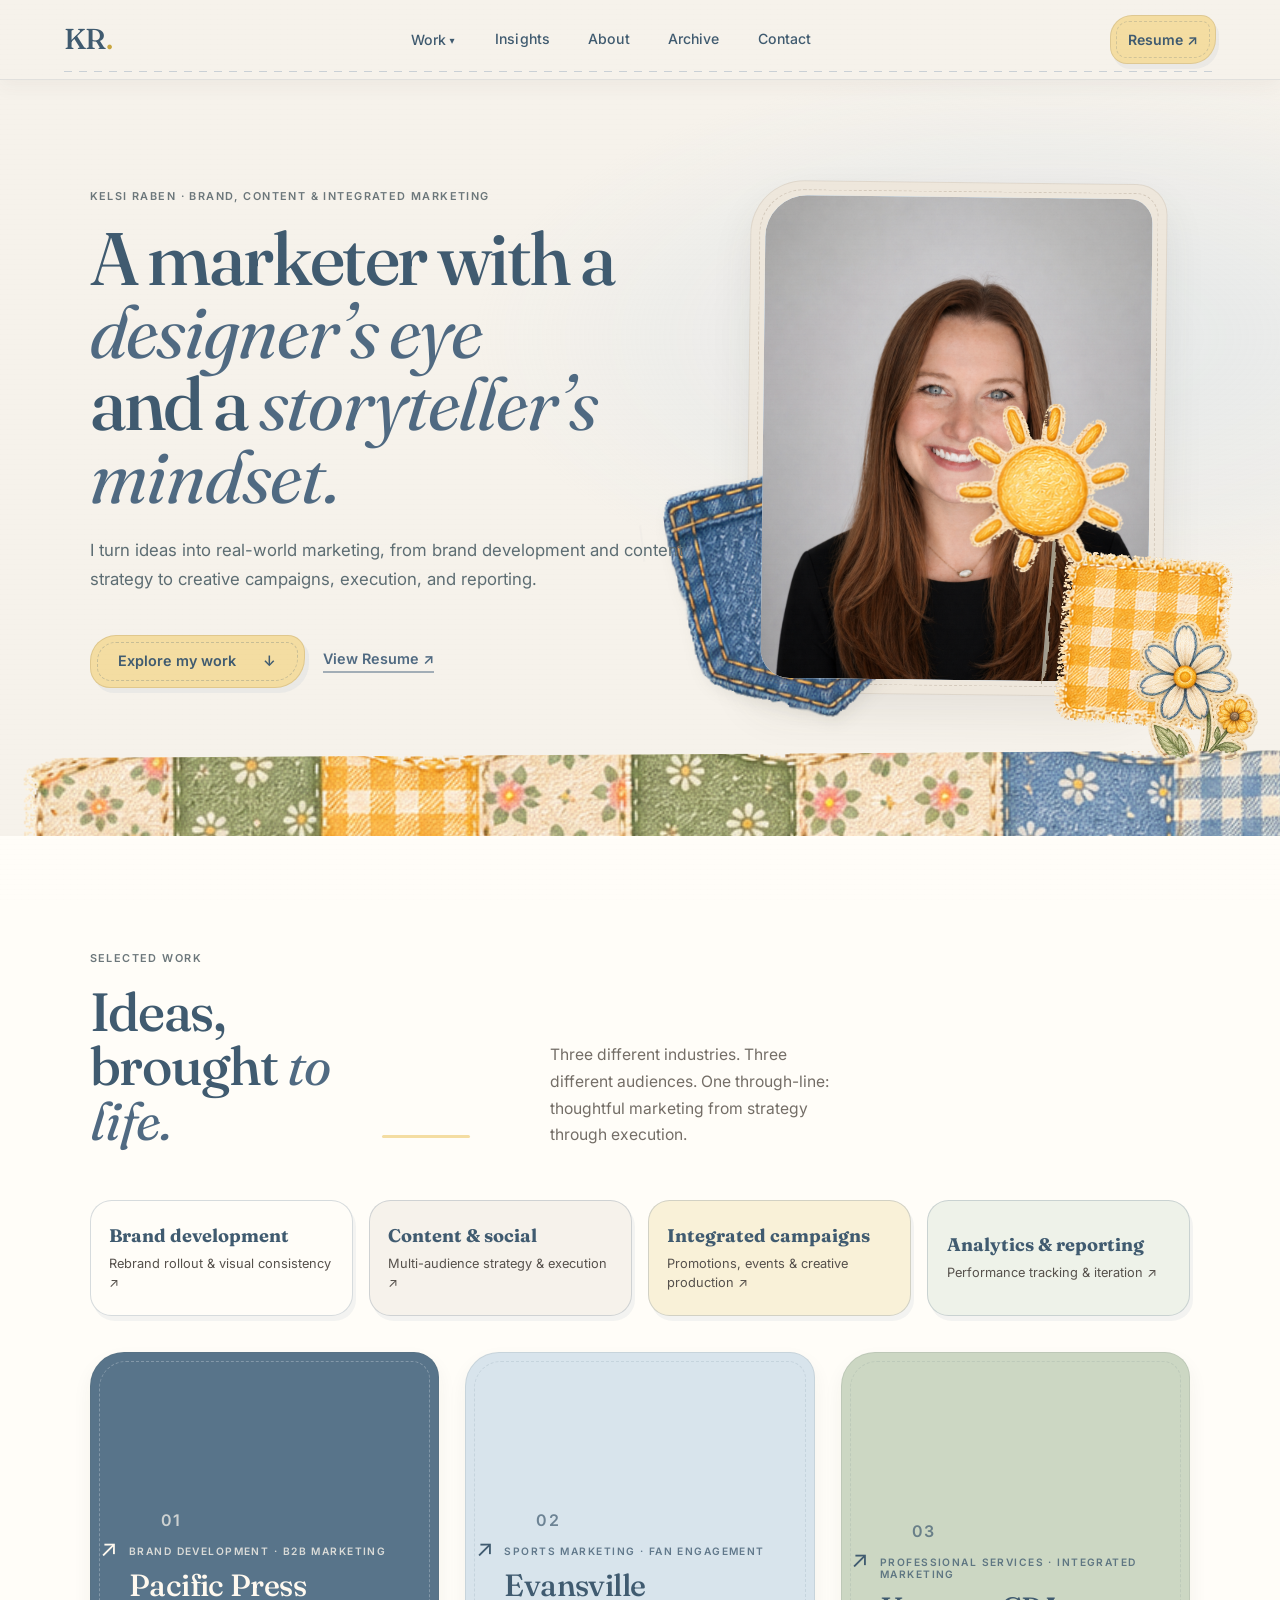
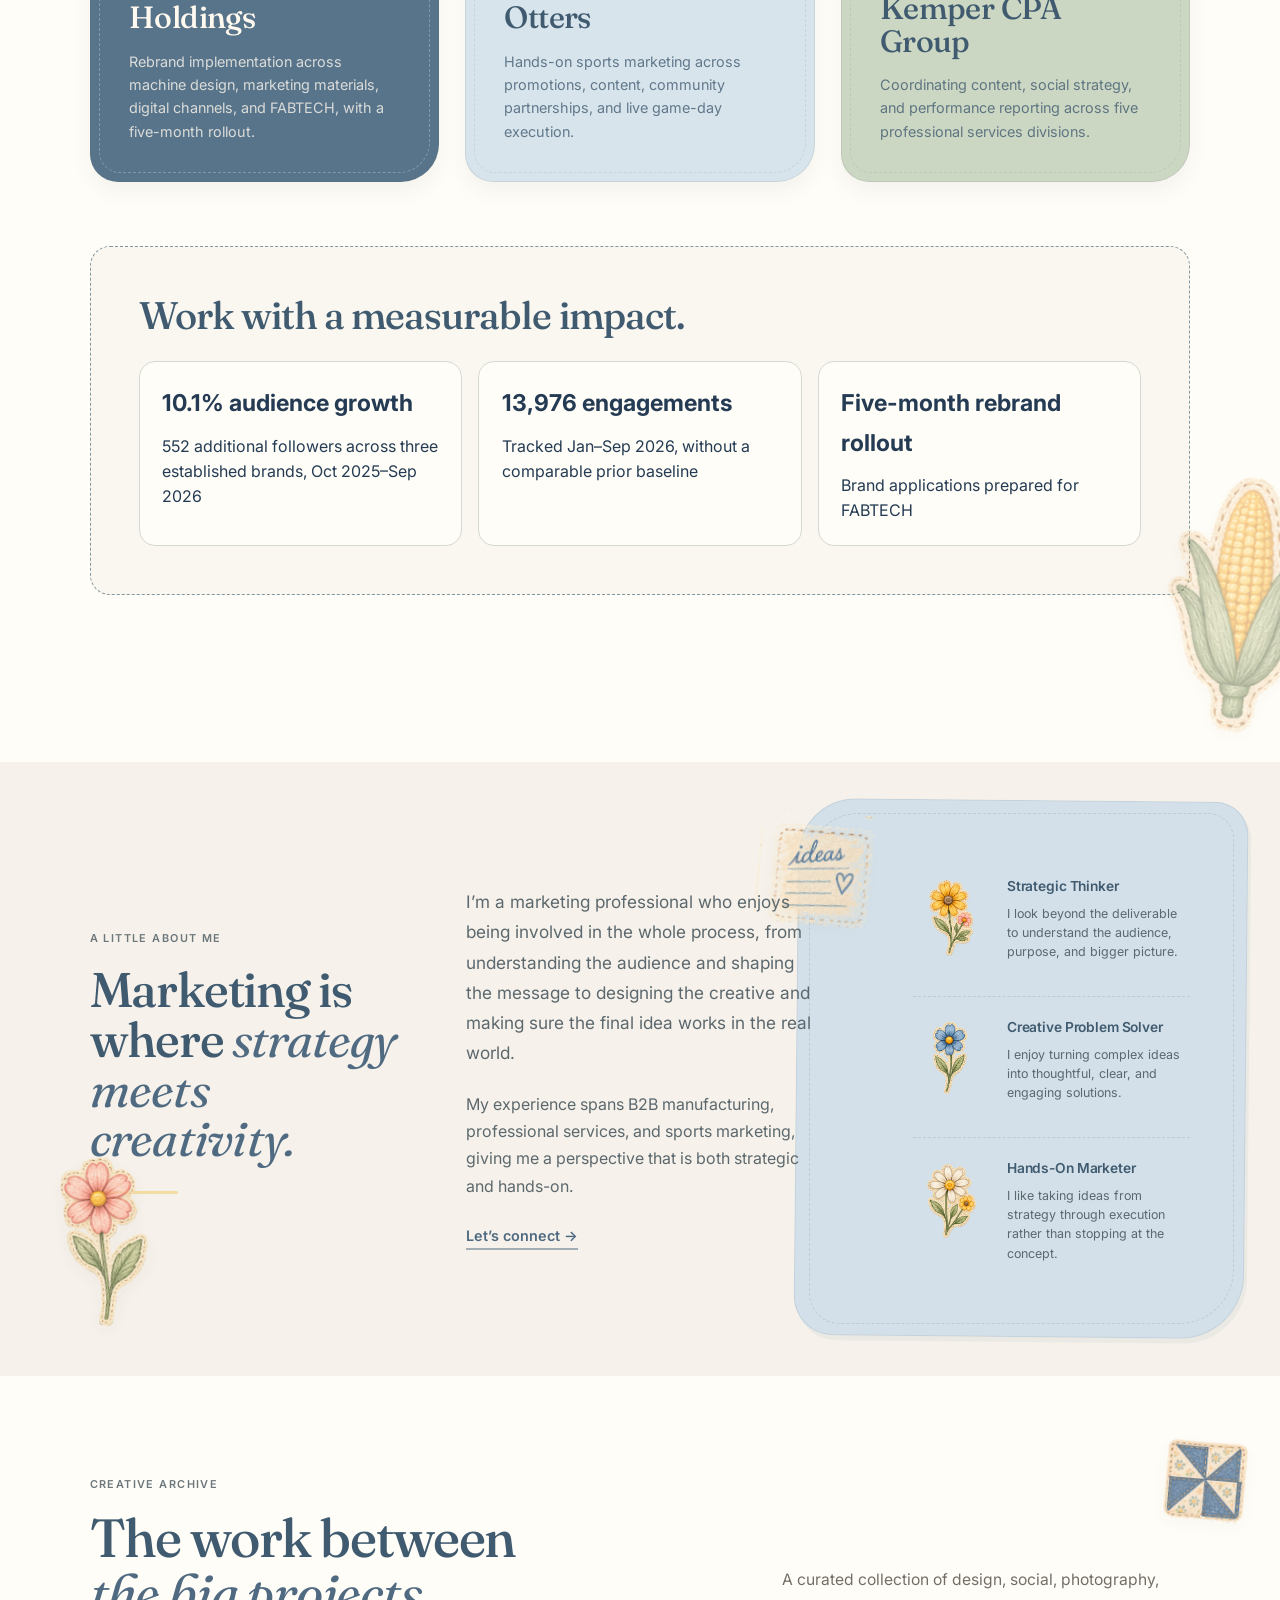
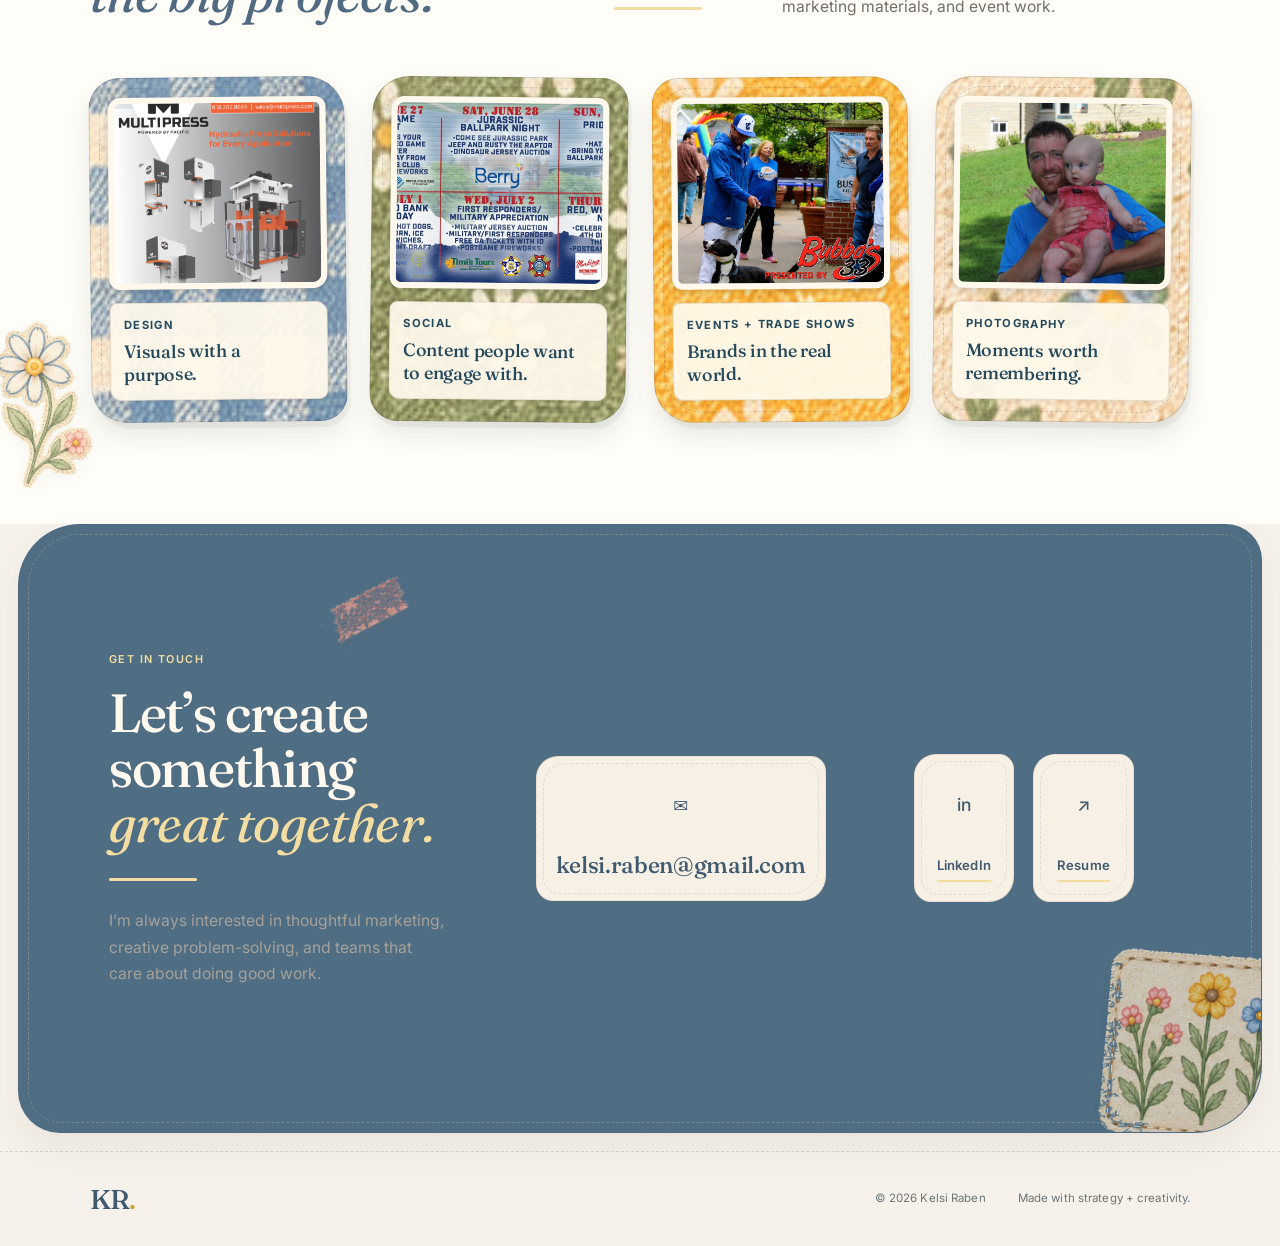
<file: index.html>
<!doctype html>
<html lang="en">

<head>
  <meta charset="utf-8">
  <meta name="viewport" content="width=device-width, initial-scale=1">
  <meta name="theme-color" content="#FAF7F0">
  <meta property="og:type" content="website">
  <meta property="og:title" content="Kelsi Raben | Marketing Portfolio">
  <meta property="og:description" content="Brand, content, and integrated marketing work across professional services, manufacturing, and sports.">
  <meta property="og:url" content="https://kelsiraben.github.io/">

  <meta
    name="description"
    content="Kelsi Raben | Marketing Professional specializing in strategy, design, content, branding, and integrated marketing."
  >

  <title>Kelsi Raben | Marketing Professional</title>

  <link rel="preconnect" href="https://fonts.googleapis.com">
  <link rel="preconnect" href="https://fonts.gstatic.com" crossorigin>

  <link
    href="https://fonts.googleapis.com/css2?family=Fraunces:opsz,wght@9..144,400;9..144,500;9..144,600&family=Inter:wght@400;500;600;700&display=swap"
    rel="stylesheet"
  >

  <link rel="stylesheet" href="styles.css">
<link rel="stylesheet" href="quilt-refresh-v3.css?v=4">
<link rel="stylesheet" href="recruiter-clarity.css">
<link rel="stylesheet" href="portfolio-review.css">
<link rel="stylesheet" href="archive-fabric-cards.css">

<style>
.site-header nav{overflow:visible}
.nav-work-dropdown{position:relative;display:flex;align-items:center}
.nav-work-trigger{display:flex;align-items:center}
.nav-work-trigger>a{white-space:nowrap}
.nav-work-toggle{appearance:none;border:0;background:transparent;color:inherit;font:inherit;line-height:1;padding:.35rem .15rem .35rem .2rem;margin:0;cursor:pointer}
.nav-work-toggle span{display:inline-block;font-size:.72em;transition:transform .18s ease}
.nav-work-dropdown.is-open .nav-work-toggle span{transform:rotate(180deg)}
.nav-work-menu{position:absolute;z-index:1000;top:calc(100% + .7rem);left:0;min-width:15.5rem;padding:.55rem;background:#FAF7F0;border:1px solid rgba(36,59,83,.18);border-radius:1rem;box-shadow:0 12px 30px rgba(36,59,83,.12);opacity:0;visibility:hidden;transform:translateY(-.35rem);transition:opacity .18s ease,transform .18s ease,visibility .18s ease}
.nav-work-menu a{display:block;padding:.7rem .8rem;border-radius:.7rem;white-space:nowrap;text-decoration:none}
.nav-work-menu a:hover,.nav-work-menu a:focus-visible{background:rgba(245,217,139,.28)}
.nav-work-dropdown:hover .nav-work-menu,.nav-work-dropdown:focus-within .nav-work-menu,.nav-work-dropdown.is-open .nav-work-menu{opacity:1;visibility:visible;transform:translateY(0)}
@media (max-width:760px){
  .nav-work-dropdown{position:static}
  .nav-work-menu{top:100%;left:1rem;right:1rem;min-width:0;width:auto}
  .nav-work-dropdown:hover .nav-work-menu{opacity:0;visibility:hidden;transform:translateY(-.35rem)}
  .nav-work-dropdown.is-open .nav-work-menu,.nav-work-dropdown:focus-within .nav-work-menu{opacity:1;visibility:visible;transform:translateY(0)}
  .nav-work-menu a{white-space:normal}
}
.mobile-menu-toggle{display:none}
@media(max-width:900px){
 .site-header{position:relative;z-index:1002}
 .mobile-menu-toggle{display:flex;align-items:center;gap:.45rem;margin-left:auto;padding:.55rem .85rem;border:1px solid #aeb9b2;border-radius:14px;background:#fffdf8;color:#243b53;font:600 .95rem Inter,sans-serif;cursor:pointer}
 .site-header #primary-nav{display:none;position:absolute;top:calc(100% - 1px);left:0;right:0;z-index:1001;background:#faf7f0;border:1px solid #d5d9d2;border-top:0;box-shadow:0 12px 22px #243b5320;padding:1rem 6vw 1.4rem;flex-direction:column;align-items:stretch;gap:.35rem;max-height:calc(100dvh - 75px);overflow-y:auto}
 .site-header #primary-nav.mobile-open{display:flex}
 .site-header #primary-nav>a,.site-header .nav-work-trigger>a{display:block;padding:.8rem .5rem;text-decoration:none}
 .site-header .nav-work-dropdown{display:block;position:relative}
 .site-header .nav-work-trigger{justify-content:space-between}
 .site-header .nav-work-menu{position:static;display:none;opacity:1;visibility:visible;transform:none;box-shadow:none;margin:.2rem 0 .5rem;padding:.35rem;min-width:0;width:100%;background:#fffdf8}
 .site-header .nav-work-dropdown.is-open .nav-work-menu{display:block}
 .site-header .nav-work-dropdown:hover .nav-work-menu,.site-header .nav-work-dropdown:focus-within .nav-work-menu{display:none}
 .site-header .nav-work-dropdown.is-open:hover .nav-work-menu,.site-header .nav-work-dropdown.is-open:focus-within .nav-work-menu{display:block}
 .site-header .nav-work-menu a{white-space:normal}
}
</style>

</head>

<body>

<header class="site-header">

  <a class="brand" href="#top" aria-label="Kelsi Raben home">
    KR<span>.</span>
  </a>

<button class="mobile-menu-toggle" type="button" aria-expanded="false" aria-controls="primary-nav" aria-label="Open navigation menu"><span aria-hidden="true">☰</span><span class="mobile-menu-label">Menu</span></button>
<nav id="primary-nav" aria-label="Primary navigation">

  <div class="nav-work-dropdown">
    <div class="nav-work-trigger">
      <a href="#work">Work</a>
      <button class="nav-work-toggle" type="button" aria-expanded="false"
        aria-controls="work-dropdown-menu" aria-label="Show work menu">
        <span aria-hidden="true">▾</span>
      </button>
    </div>

    <div class="nav-work-menu" id="work-dropdown-menu">
      <a href="kemper.html">Kemper CPA Group LLP</a>
      <a href="otters.html">The Evansville Otters</a>
      <a href="pacific-press.html">Pacific Press Holdings, LLC</a>
    </div>
  </div>

  <a href="insights.html">Insights</a>
  <a href="#about">About</a>
  <a href="#archive">Archive</a>
  <a href="#contact">Contact</a>

</nav>

  <a
    class="header-resume"
    href="https://drive.google.com/file/d/1_3G-CopvulR7AfWnT0i8KyUKsL6dZv-2/view"
    target="_blank"
    rel="noopener noreferrer"
  >
    Resume ↗
  </a>

</header>


<main id="top">

  <!-- HERO -->

  <section class="hero section">

    <!-- Decorative botanical background -->

    <div
      class="hero-botanical hero-botanical-left"
      aria-hidden="true"
    >

      <svg
        viewBox="0 0 560 720"
        xmlns="http://www.w3.org/2000/svg"
      >

        <path
          d="
          M280 720
          C274 635 271 552 276 469
          C280 380 297 292 323 214
          C337 171 349 129 348 84
          "
        />

        <path
          d="
          M348 91
          C322 68 307 40 313 18
          C342 22 361 46 357 77
          "
        />

        <path
          d="
          M353 82
          C350 47 360 19 384 7
          C401 31 392 63 365 87
          "
        />

        <path
          d="
          M360 88
          C391 64 425 59 444 74
          C430 105 396 116 362 101
          "
        />

        <path
          d="
          M355 97
          C378 118 387 148 374 168
          C344 158 331 129 341 101
          "
        />

        <path
          d="
          M341 93
          C315 115 285 117 268 100
          C284 75 313 69 341 82
          "
        />

        <circle
          cx="351"
          cy="92"
          r="5"
        />

        <path
          d="
          M281 489
          C228 447 181 414 126 394
          "
        />

        <path
          d="
          M204 429
          C164 397 129 359 106 316
          "
        />

        <path
          d="
          M128 394
          C76 381 38 350 20 309
          C69 300 115 322 139 372
          "
        />

        <path
          d="
          M107 317
          C78 283 67 244 76 210
          C116 231 134 273 118 314
          "
        />

        <path
          d="
          M278 553
          C332 507 382 480 439 468
          "
        />

        <path
          d="
          M358 496
          C399 456 438 424 484 408
          "
        />

        <path
          d="
          M440 468
          C481 437 520 433 545 449
          C521 488 480 501 441 481
          "
        />

        <path
          d="
          M484 409
          C504 365 533 344 558 348
          C559 386 533 416 491 421
          "
        />

        <path
          d="
          M280 617
          C228 601 185 611 155 639
          C193 667 238 664 276 631
          "
        />

        <path
          d="
          M282 650
          C331 626 377 634 410 663
          C371 691 326 687 286 667
          "
        />

      </svg>

    </div>


    <div
      class="hero-botanical hero-botanical-right"
      aria-hidden="true"
    >

      <svg
        viewBox="0 0 420 620"
        xmlns="http://www.w3.org/2000/svg"
      >

        <path
          d="
          M175 620
          C176 530 187 442 210 360
          C232 282 261 207 302 131
          "
        />

        <path
          d="
          M223 330
          C171 303 131 266 107 218
          "
        />

        <path
          d="
          M108 219
          C66 212 34 188 17 153
          C58 140 99 161 119 202
          "
        />

        <path
          d="
          M263 238
          C305 205 345 191 390 197
          "
        />

        <path
          d="
          M390 197
          C355 165 337 128 344 91
          C386 107 406 145 398 186
          "
        />

        <path
          d="
          M299 137
          C269 105 264 68 281 39
          C318 59 329 98 308 131
          "
        />

      </svg>

    </div>


    <!-- Hero text -->

    <div class="hero-copy">

      <p class="eyebrow">
        Kelsi Raben · Brand, Content &amp; Integrated Marketing
      </p>

      <h1>
        A marketer with a <em>designer’s eye</em><br>
        and a <em>storyteller’s mindset.</em>
      </h1>

      <p class="hero-text">
        I turn ideas into real-world marketing, from brand development and
        content strategy to creative campaigns, execution, and reporting.
      </p>

      <div class="hero-actions">

        <a class="button button-primary" href="#work">
          Explore my work
          <span>↓</span>
        </a>

        <a
          class="secondary-link"
          href="https://drive.google.com/file/d/1_3G-CopvulR7AfWnT0i8KyUKsL6dZv-2/view"
          target="_blank"
          rel="noopener noreferrer"
        >
          View Resume ↗
        </a>

      </div>

    </div>


    <!-- Headshot -->

    <div class="hero-photo-wrap">

      <div
        class="hero-photo-accent"
        aria-hidden="true"
      ></div>

      <div class="hero-photo">

        <img
          src="assets/kelsi-headshot.png"
          alt="Kelsi Raben"
        >

      </div>

    </div>

  </section>


  <!-- SELECTED WORK -->

  <section id="work" class="section work-section">

    <div class="section-intro">

      <div>

        <p class="eyebrow">
          Selected Work
        </p>

        <div class="heading-with-accent">

          <h2>
            Ideas, brought <em>to life.</em>
          </h2>

          <span class="heading-line"></span>

        </div>

      </div>

      <p>
        Three different industries. Three different audiences.
        One through-line: thoughtful marketing from strategy
        through execution.
      </p>

    </div>

    <div class="proof-strip" aria-label="Areas of marketing experience">
      <a href="pacific-press.html"><strong>Brand development</strong><span>Rebrand rollout &amp; visual consistency ↗</span></a>
      <a href="kemper.html"><strong>Content &amp; social</strong><span>Multi-audience strategy &amp; execution ↗</span></a>
      <a href="otters.html"><strong>Integrated campaigns</strong><span>Promotions, events &amp; creative production ↗</span></a>
      <a href="kemper.html"><strong>Analytics &amp; reporting</strong><span>Performance tracking &amp; iteration ↗</span></a>
    </div>

    <div id="project-grid" class="project-grid"></div>
    <div class="portfolio-results" aria-label="Selected marketing outcomes"><h3>Work with a measurable impact.</h3><div class="portfolio-results-grid"><a href="kemper.html#kemper-evidence"><strong>10.1% audience growth</strong><span>552 additional followers across three established brands, Oct 2025–Sep 2026</span></a><a href="kemper.html#kemper-evidence"><strong>13,976 engagements</strong><span>Tracked Jan–Sep 2026, without a comparable prior baseline</span></a><a href="pacific-press.html#pacific-work-examples"><strong>Five-month rebrand rollout</strong><span>Brand applications prepared for FABTECH</span></a></div></div>

  </section>


  <!-- ABOUT -->

  <section id="about" class="section about-section">

    <div class="about-heading">

      <p class="eyebrow">
        A little about me
      </p>

      <h2>
        Marketing is where
        <em>strategy meets creativity.</em>
      </h2>

      <span class="heading-line"></span>

    </div>


    <div class="about-copy">

      <p class="about-lede">
        I’m a marketing professional who enjoys being involved in
        the whole process, from understanding the audience and shaping
        the message to designing the creative and making sure the final
        idea works in the real world.
      </p>

      <p>
        My experience spans B2B manufacturing, professional services,
        and sports marketing, giving me a perspective that is both
        strategic and hands-on.
      </p>

      <a class="secondary-link" href="#contact">
        Let’s connect →
      </a>

    </div>


    <div class="about-principles">

      <div class="principle">

        <div class="principle-icon">
          ◎
        </div>

        <div>
          <strong>Strategic Thinker</strong>

          <p>
            I look beyond the deliverable to understand the audience,
            purpose, and bigger picture.
          </p>
        </div>

      </div>


      <div class="principle">

        <div class="principle-icon">
          ◇
        </div>

        <div>
          <strong>Creative Problem Solver</strong>

          <p>
            I enjoy turning complex ideas into thoughtful,
            clear, and engaging solutions.
          </p>
        </div>

      </div>


      <div class="principle">

        <div class="principle-icon">
          ○
        </div>

        <div>
          <strong>Hands-On Marketer</strong>

          <p>
            I like taking ideas from strategy through execution
            rather than stopping at the concept.
          </p>
        </div>

      </div>

    </div>

  </section>


  <!-- ARCHIVE -->

  <section id="archive" class="section archive-section">

    <div class="archive-heading">

      <div>

        <p class="eyebrow">
          Creative Archive
        </p>

        <div class="heading-with-accent">

          <h2>
            The work between <em>the big projects.</em>
          </h2>

          <span class="heading-line"></span>

        </div>

      </div>


      <p>
        A curated collection of design, social, photography,
        marketing materials, and event work.
      </p>

    </div>


    <div class="archive-grid archive-patch-grid" aria-label="Creative work categories">
      <a href="creative-archive.html#design" class="archive-card archive-design archive-fabric-patch">
        <div class="archive-visual"><img src="assets/pacific-press/brochure-3.png" alt="Pacific Press brochure cover design" loading="lazy"></div>
        <div class="archive-content"><span>Design</span><strong>Visuals with a purpose.</strong></div>
      </a>
      <a href="creative-archive.html#social" class="archive-card archive-social archive-fabric-patch">
        <div class="archive-visual"><img src="assets/otters/Evansville Otters - Social Post 2.jpg" alt="Evansville Otters social media graphic" loading="lazy"></div>
        <div class="archive-content"><span>Social</span><strong>Content people want to engage with.</strong></div>
      </a>
      <a href="creative-archive.html#events" class="archive-card archive-events archive-fabric-patch">
        <div class="archive-visual"><img src="assets/otters/55fcd361-c014-4c16-9ee3-3ee65ea74d9e.png" alt="Evansville Otters community event" loading="lazy"></div>
        <div class="archive-content"><span>Events + Trade Shows</span><strong>Brands in the real world.</strong></div>
      </a>
      <a href="creative-archive.html#family" class="archive-card archive-photography archive-fabric-patch">
        <div class="archive-visual"><img src="assets/family-photography/IMG_8005.JPG" alt="Personal family photography" loading="lazy"></div>
        <div class="archive-content"><span>Photography</span><strong>Moments worth remembering.</strong></div>
      </a>
    </div>

  </section>


  <!-- CONTACT -->

  <section id="contact" class="section contact-section">

    <div class="contact-intro">

      <p class="eyebrow">
        Get in touch
      </p>

      <h2>
        Let’s create something
        <em>great together.</em>
      </h2>

      <span class="heading-line heading-line-light"></span>

      <p>
        I’m always interested in thoughtful marketing,
        creative problem-solving, and teams that care
        about doing good work.
      </p>

    </div>


    <div class="contact-details">

      <div class="contact-email-block">

        <div class="contact-icon">
          ✉
        </div>

        <a
          class="contact-email"
          href="mailto:kelsi.raben@gmail.com"
        >
          kelsi.raben@gmail.com
        </a>

      </div>


      <div class="contact-links">

        <a
  href="https://www.linkedin.com/in/kelsi-raben-27b050206/"
  target="_blank"
  rel="noopener noreferrer"
>


          <span class="contact-icon">
            in
          </span>

          <strong>
            LinkedIn
          </strong>

        </a>


        <a
          href="https://drive.google.com/file/d/1_3G-CopvulR7AfWnT0i8KyUKsL6dZv-2/view"
          target="_blank"
          rel="noopener noreferrer"
        >

          <span class="contact-icon">
            ↗
          </span>

          <strong>
            Resume
          </strong>

        </a>

      </div>

    </div>

  </section>

</main>


<footer>

  <div class="footer-brand">
    KR<span>.</span>
  </div>

  <span>
    © <span id="year"></span> Kelsi Raben
  </span>

  <span>
    Made with strategy + creativity.
  </span>

</footer>


<script src="content.js"></script>
<script src="script.js"></script>


<script>
(() => {
  const mobileToggle = document.querySelector('.mobile-menu-toggle');
  const primaryNav = document.querySelector('#primary-nav');
  const dropdown = document.querySelector('.nav-work-dropdown');
  const toggle = document.querySelector('.nav-work-toggle');
  if (!dropdown || !toggle) return;
  const closeMobile = () => {
    primaryNav?.classList.remove('mobile-open');
    mobileToggle?.setAttribute('aria-expanded', 'false');
    mobileToggle?.setAttribute('aria-label', 'Open navigation menu');
  };
  mobileToggle?.addEventListener('click', () => {
    const isOpen = primaryNav.classList.toggle('mobile-open');
    mobileToggle.setAttribute('aria-expanded', String(isOpen));
    mobileToggle.setAttribute('aria-label', isOpen ? 'Close navigation menu' : 'Open navigation menu');
    if (!isOpen) closeMenu();
  });
  primaryNav?.querySelectorAll('a').forEach(link => link.addEventListener('click', closeMobile));

  const closeMenu = () => {
    dropdown.classList.remove('is-open');
    toggle.setAttribute('aria-expanded', 'false');
  };

  toggle.addEventListener('click', (event) => {
    event.stopPropagation();
    const isOpen = dropdown.classList.toggle('is-open');
    toggle.setAttribute('aria-expanded', String(isOpen));
  });

  document.addEventListener('click', (event) => {
    if (!dropdown.contains(event.target)) closeMenu();
  });

  document.addEventListener('keydown', (event) => {
    if (event.key === 'Escape') {
      closeMenu();
      closeMobile();
      mobileToggle?.focus();
    }
  });
})();
</script>

</body>

</html>
</file>
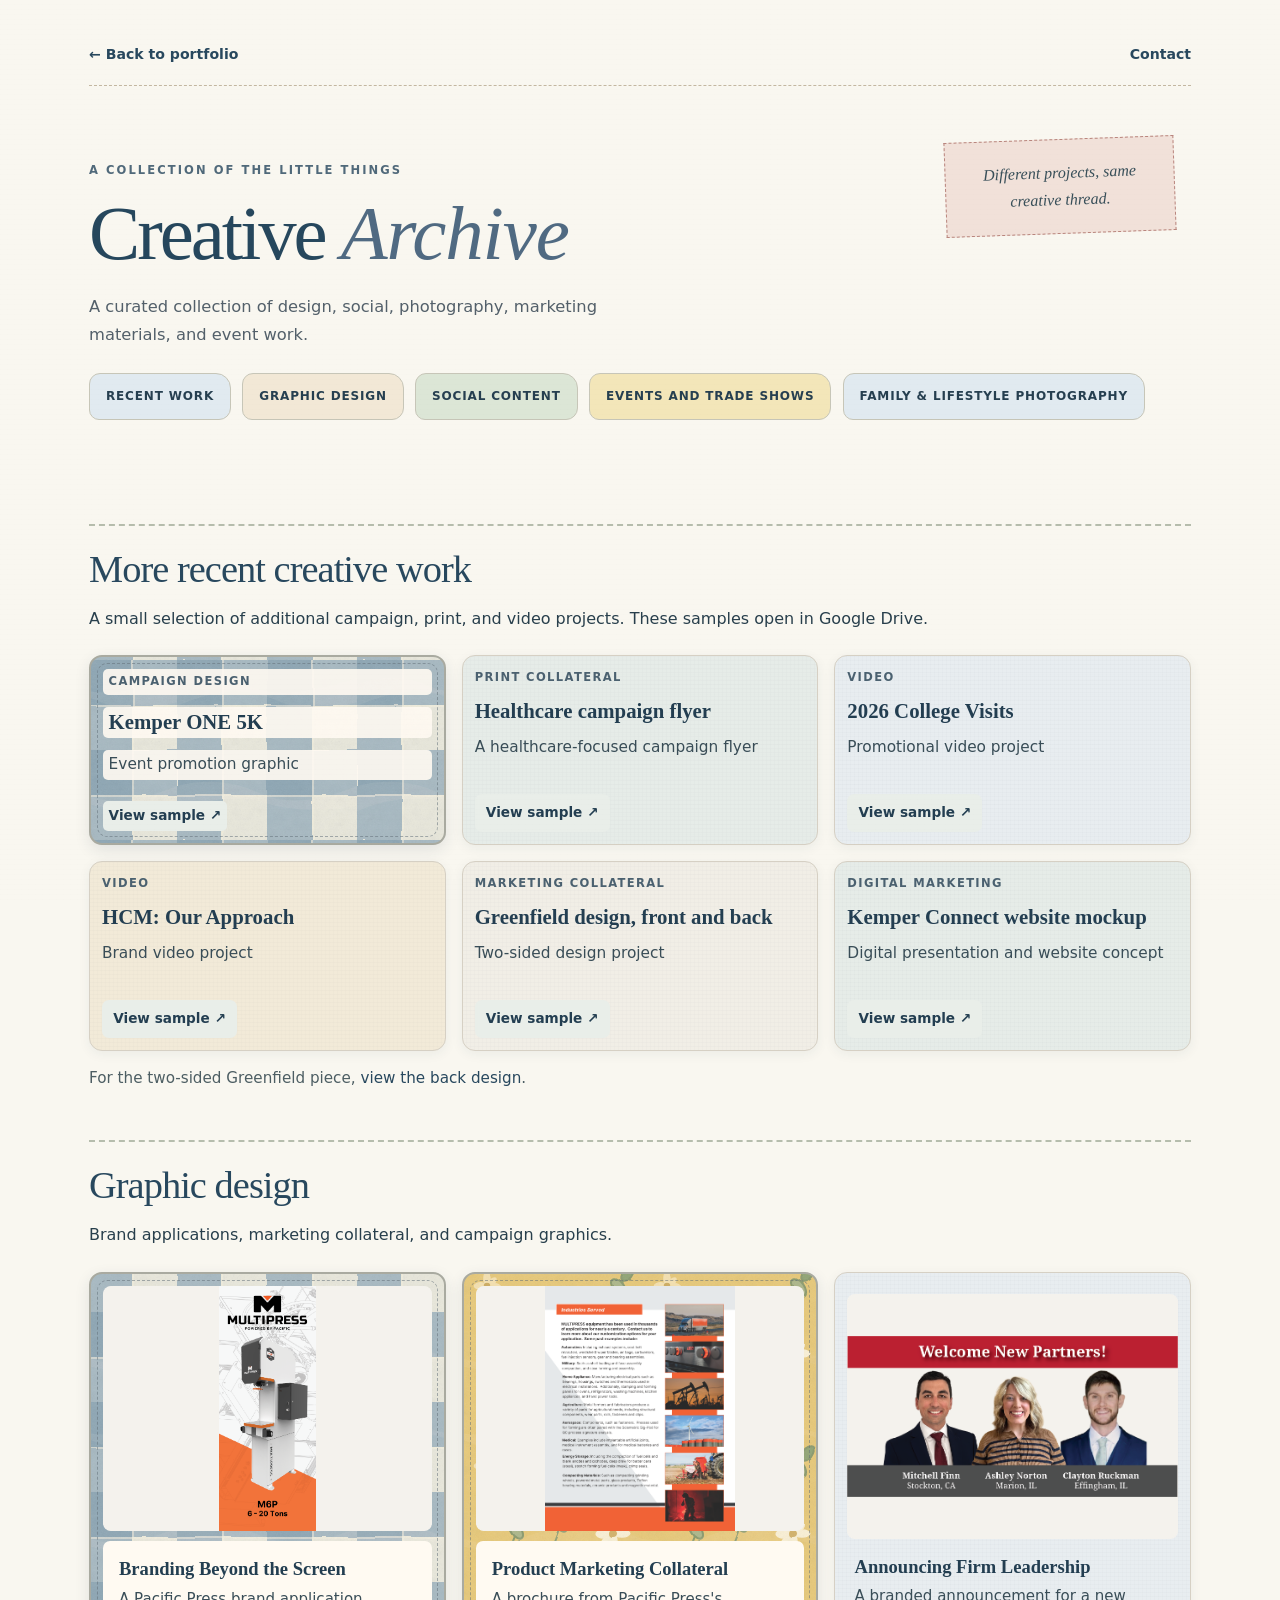
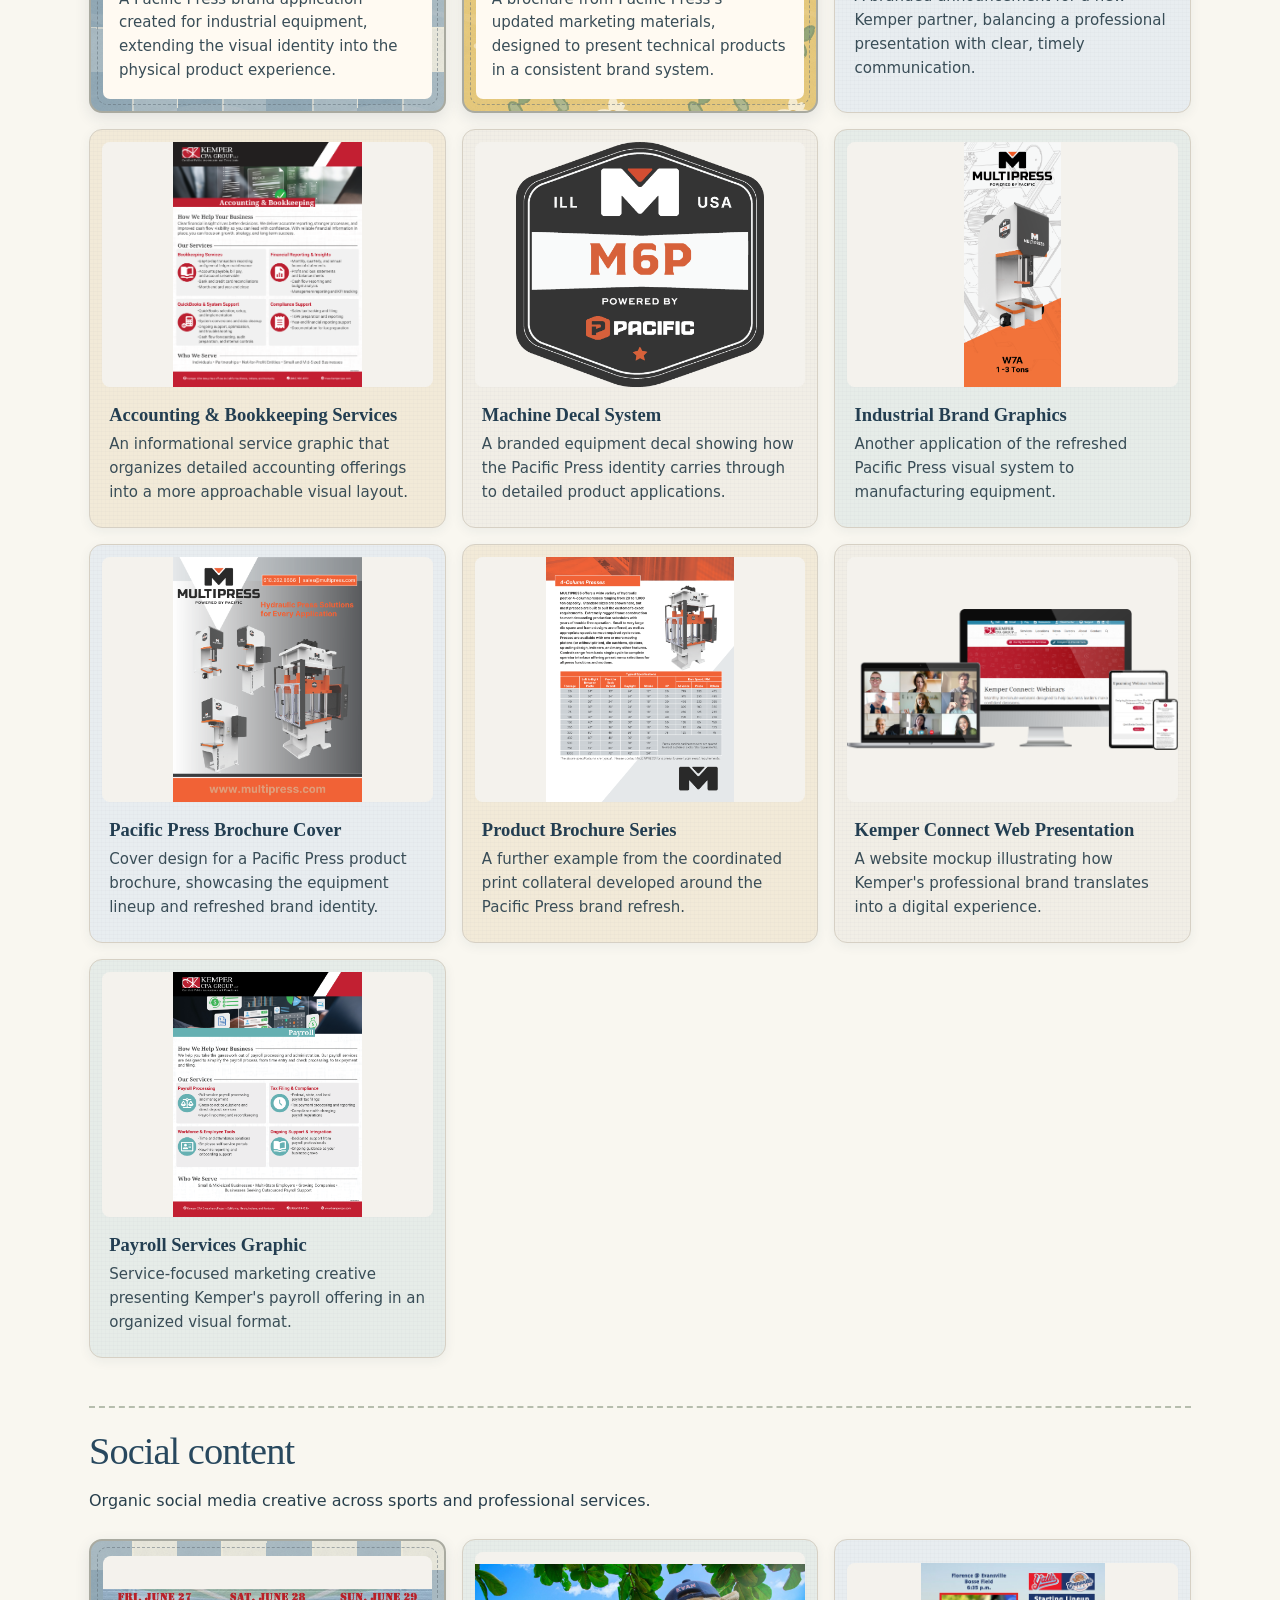
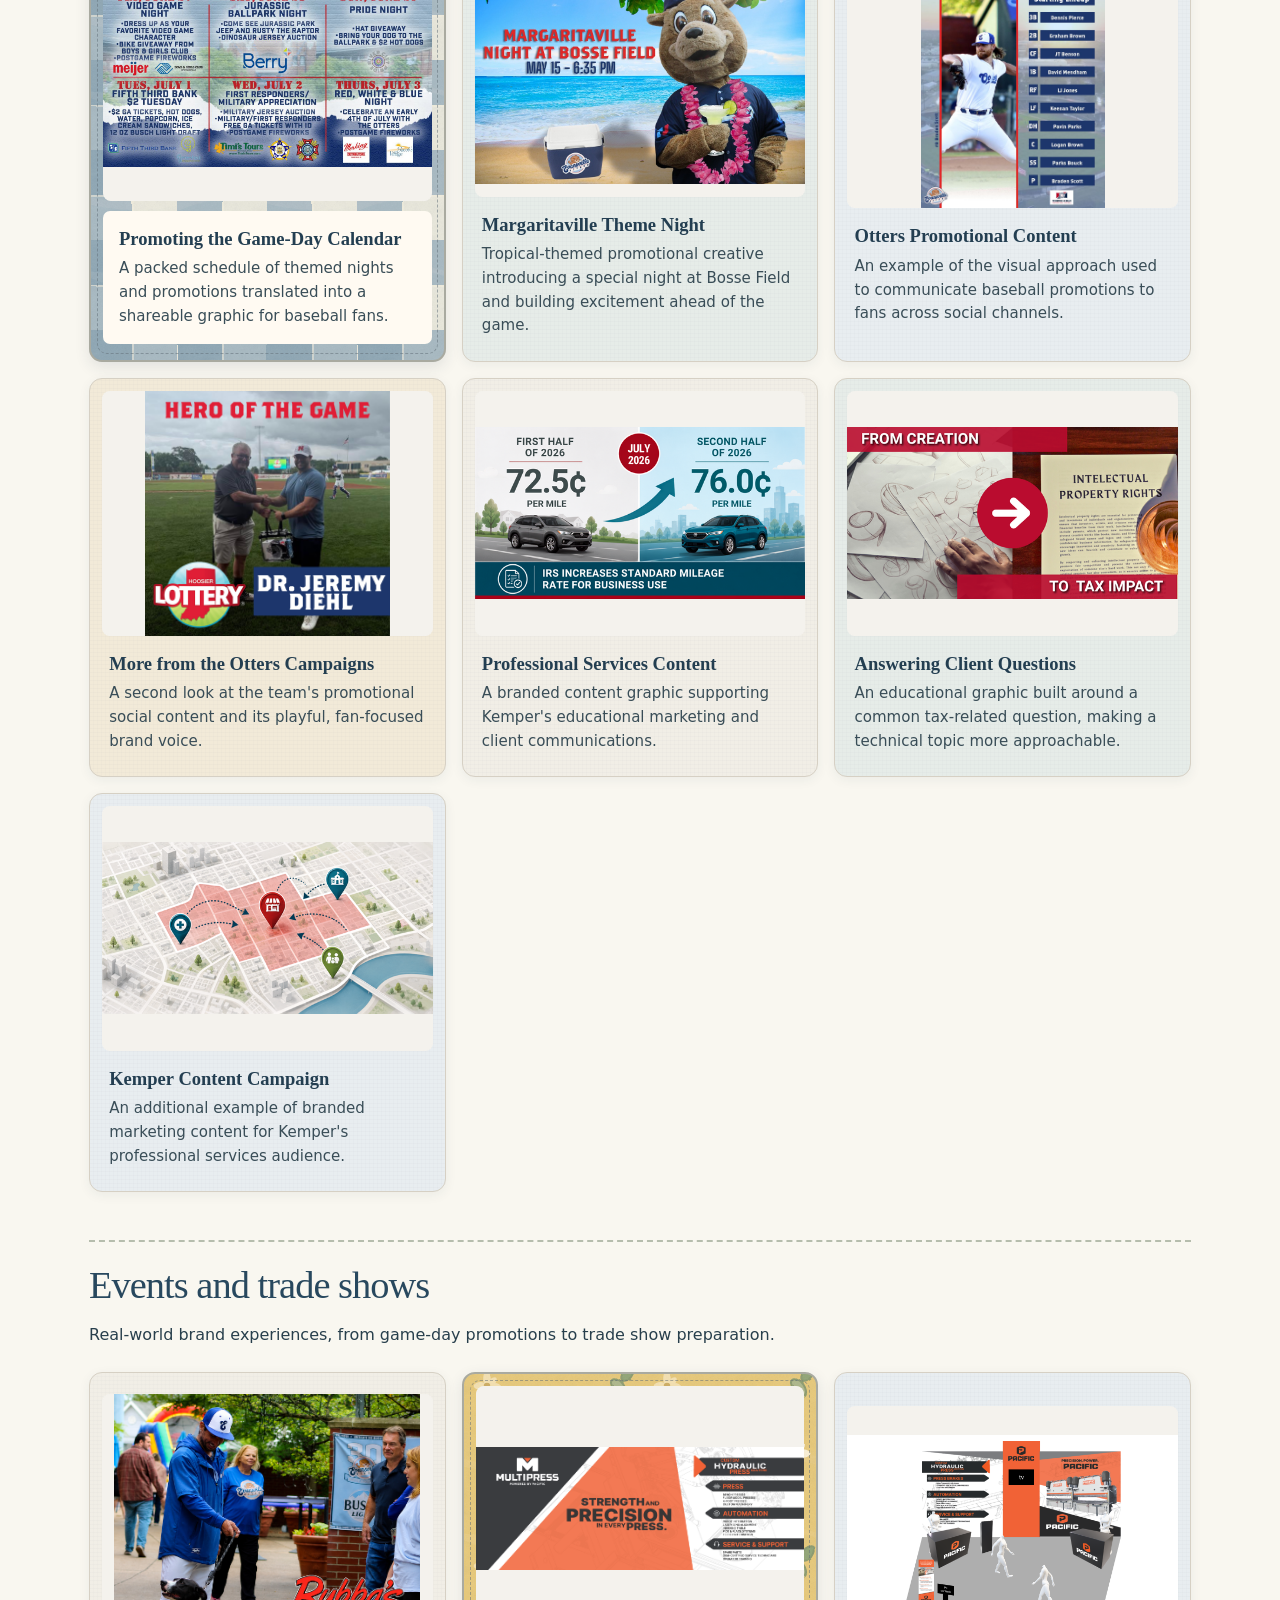
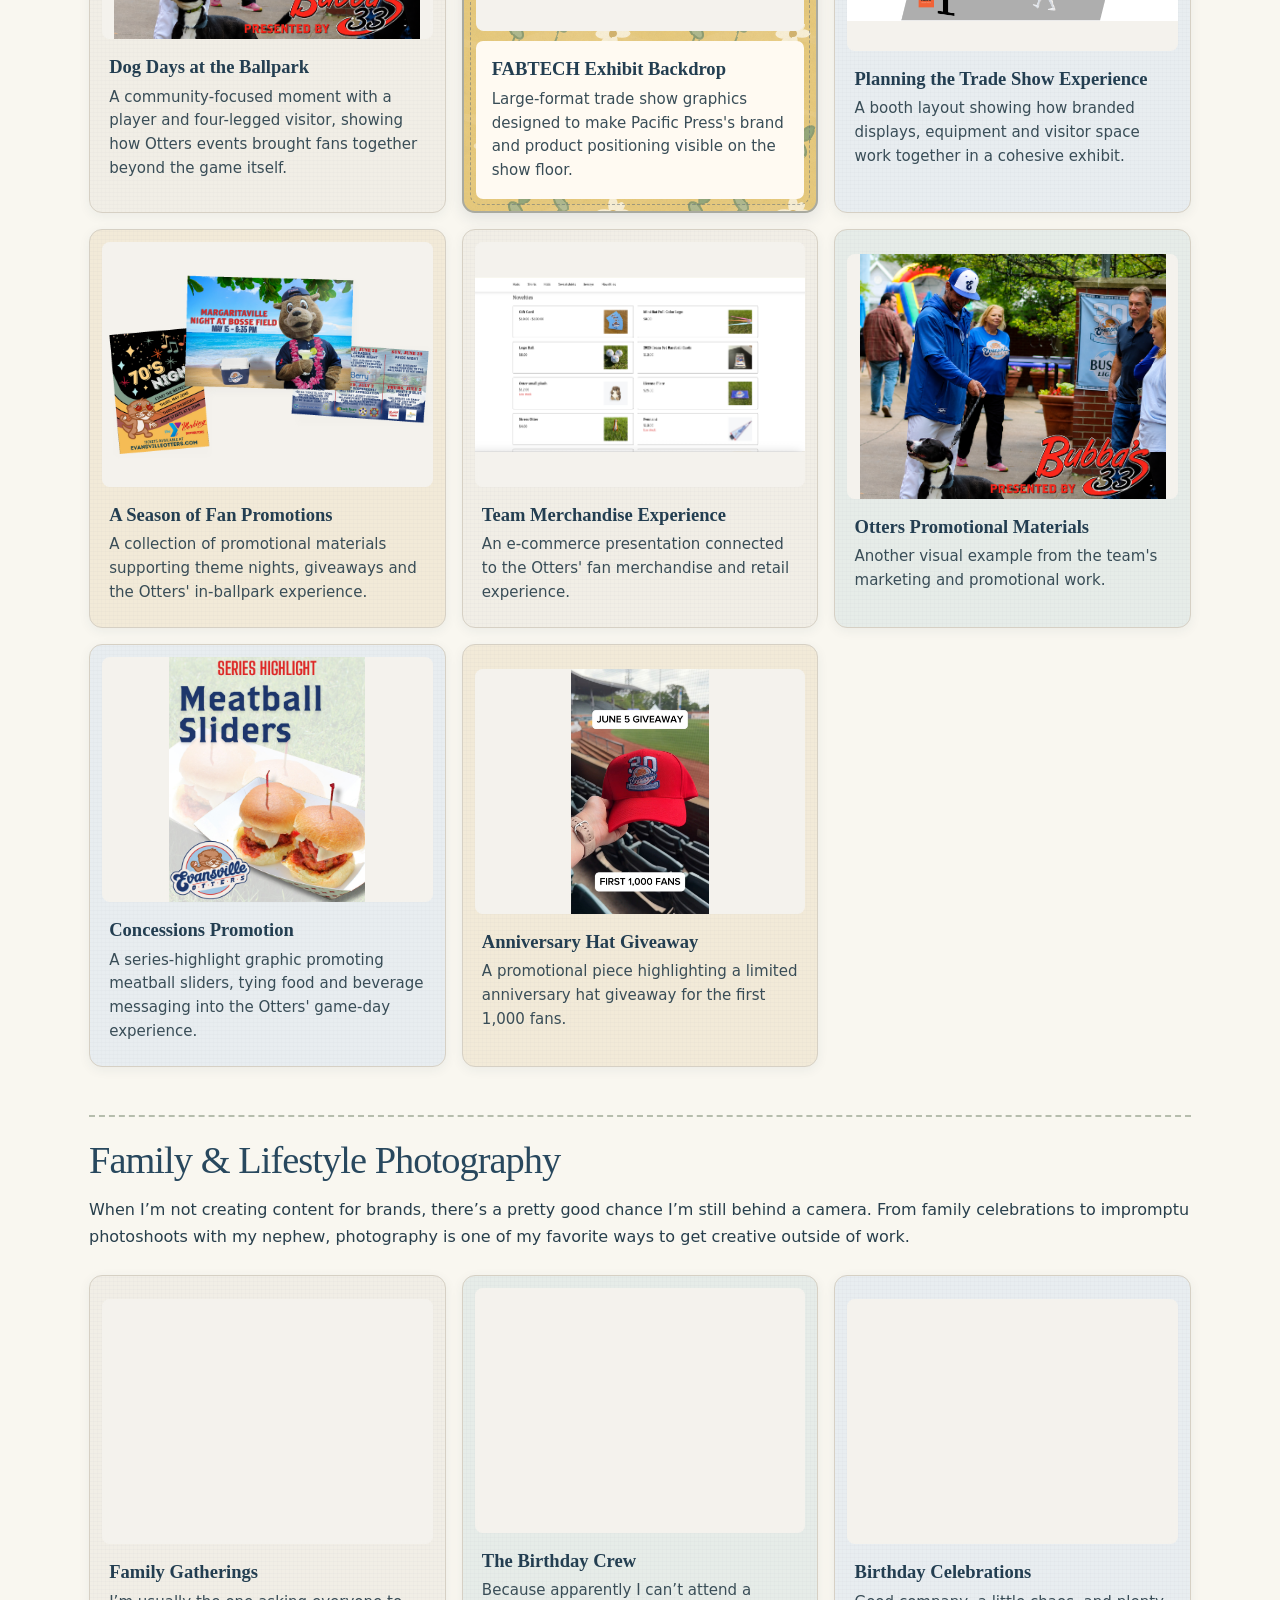
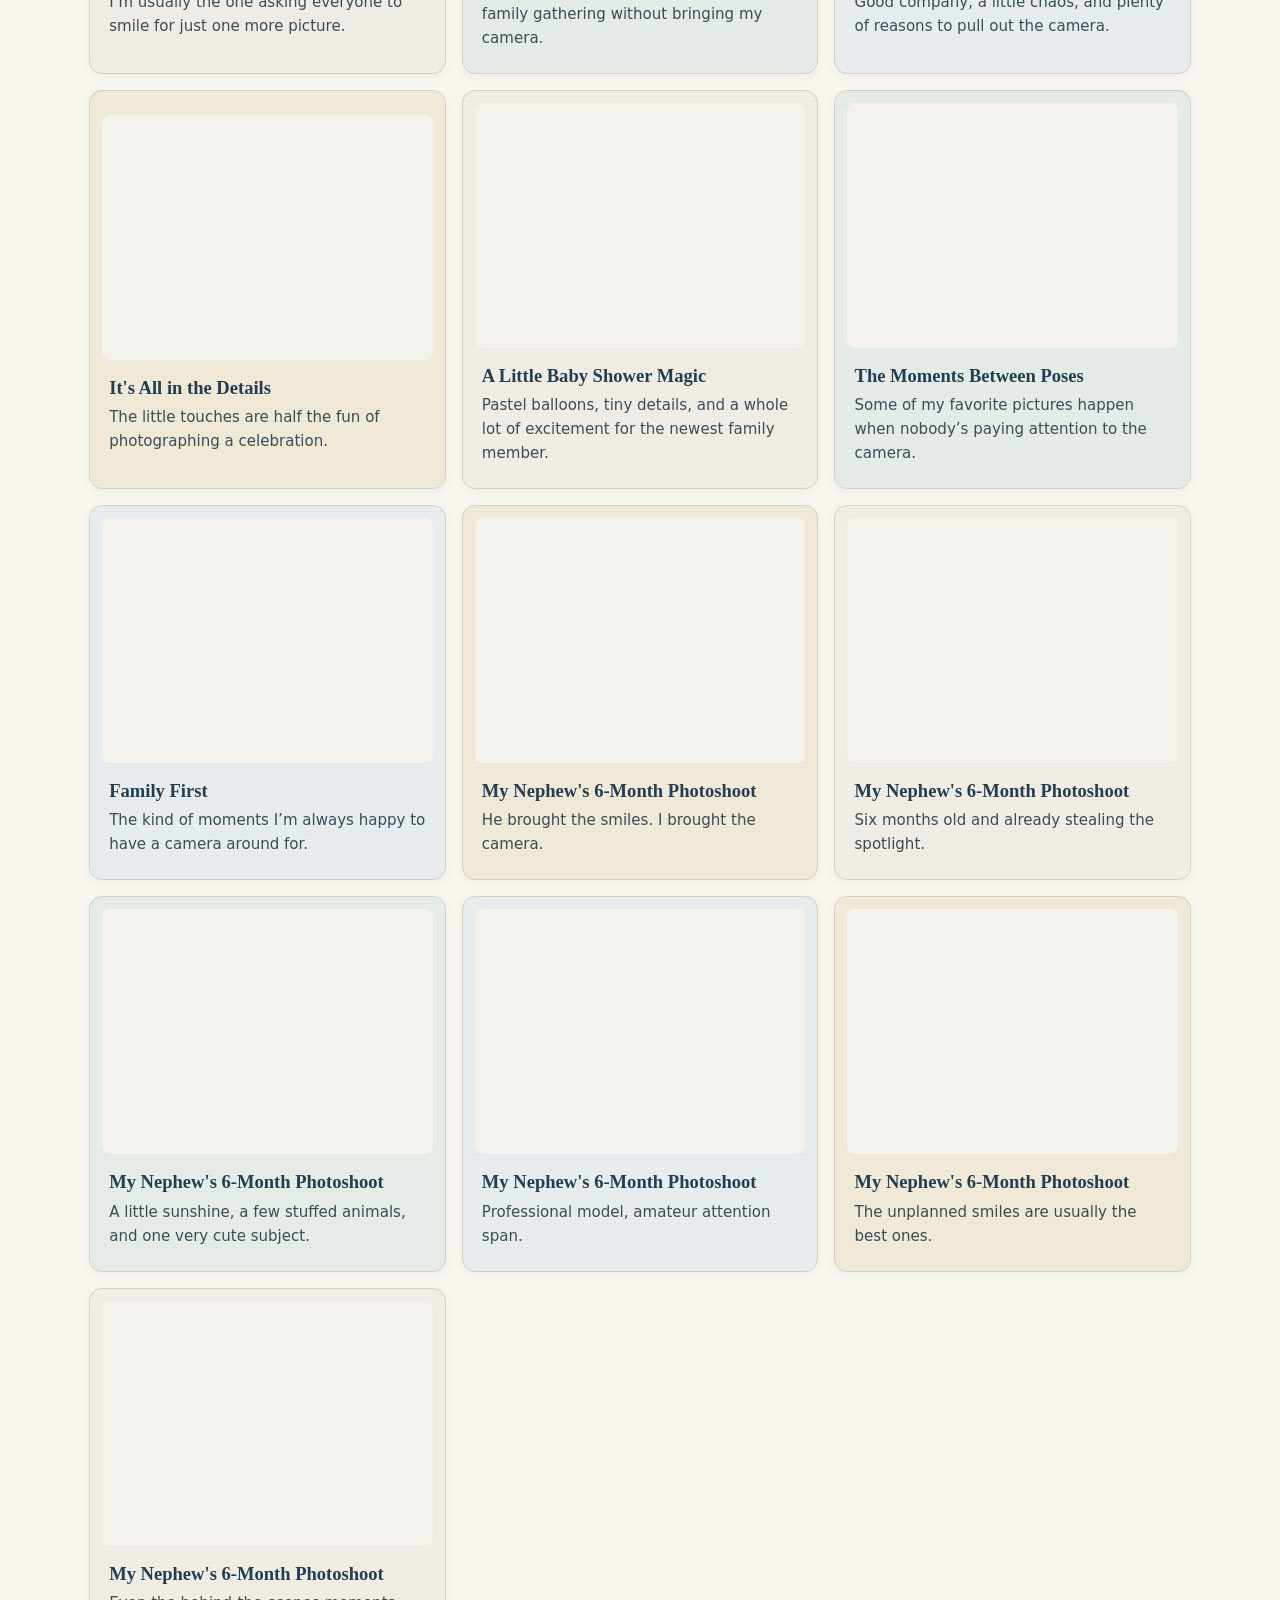
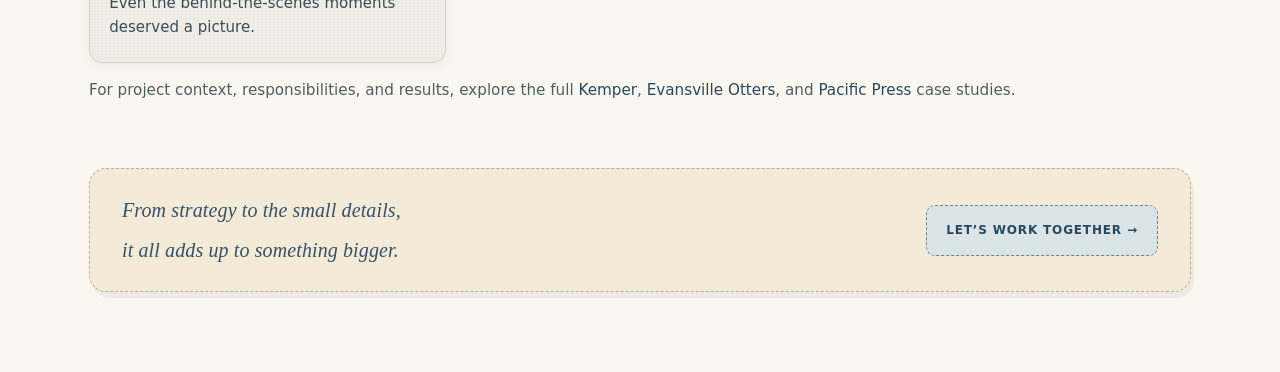
<file: creative-archive.html>
<!doctype html><html lang="en"><head><meta charset="utf-8"><meta name="viewport" content="width=device-width, initial-scale=1"><title>Creative Archive | Kelsi Raben</title><meta name="description" content="Explore selected photography, graphic design, social media content, and event marketing from Kelsi Raben's portfolio."><meta name="robots" content="index,follow"><link rel="stylesheet" href="styles.css"><link rel="stylesheet" href="quilt-refresh-v3.css"><link rel="stylesheet" href="portfolio-review.css"><link rel="stylesheet" href="creative-archive-quilt.css"><style>body{background:#f9f7f0;color:#283f4c}.archive-wrap{max-width:1150px;margin:auto;padding:2rem 1.5rem 5rem}.archive-top{display:flex;justify-content:space-between;align-items:center;gap:1rem;flex-wrap:wrap}.archive-top a,.archive-wrap a{color:#28485e}.archive-intro{padding:4rem 0 2rem}.archive-intro h1{font-size:clamp(2.5rem,6vw,5rem);line-height:1.1}.archive-jump{display:flex;gap:.7rem;flex-wrap:wrap;margin:1.5rem 0}.archive-jump a{padding:.55rem .9rem;border:1px solid #a8b6b4;border-radius:99px;background:#fffdf6}.gallery-section{margin-top:3rem;padding-top:1.5rem;border-top:2px dashed #b6bdad;scroll-margin-top:2rem}.gallery-section h2{font-size:clamp(1.7rem,3vw,2.6rem)}.gallery-grid{display:grid;grid-template-columns:repeat(3,minmax(0,1fr));gap:1rem;margin-top:1.5rem}.gallery-figure{margin:0;padding:.85rem;background:#fff;border:1px solid #d6d8ce;border-radius:1rem;box-shadow:0 5px 14px #243b5320;min-width:0;display:flex;flex-direction:column}.gallery-figure>a{display:block;width:100%;min-width:0}.gallery-figure img{display:block;width:100%;height:260px;object-fit:contain;background:#f1f0eb;border-radius:.6rem}.gallery-figure figcaption{display:block;width:100%;padding:1rem .2rem .3rem;font-size:.95rem;line-height:1.55}.gallery-figure figcaption strong{display:block;font-size:1.1rem;line-height:1.3;margin-bottom:.4rem;color:#28485e}.gallery-figure figcaption span{display:block;color:#45545a}.archive-note{font-size:.95rem;color:#4d5e63}@media(max-width:720px){.gallery-grid{grid-template-columns:1fr}.gallery-figure img{height:auto;max-height:420px}.archive-intro{padding:2.5rem 0 1rem}}.recent-work-grid{display:grid;grid-template-columns:repeat(3,minmax(0,1fr));gap:1rem;margin-top:1.4rem}.recent-work-card{display:flex;flex-direction:column;gap:.55rem;padding:1.35rem;min-height:190px;background:#fffaf0;border:1px solid #d6d8ce;border-radius:20px 15px 22px 17px;box-shadow:0 5px 14px #243b5312;text-decoration:none;transition:transform .2s,box-shadow .2s}.recent-work-card:hover,.recent-work-card:focus-visible{transform:translateY(-3px);box-shadow:0 9px 18px #243b5322}.recent-work-card strong{font-family:Georgia,serif;font-size:1.35rem;line-height:1.2;color:#28485e}.recent-work-card>span:not(.recent-type):not(.recent-open){font-size:.95rem;color:#4d5e63}.recent-type{font-size:.72rem;text-transform:uppercase;letter-spacing:.12em;font-weight:700;color:#536b77}.recent-open{margin-top:auto;font-size:.85rem;font-weight:700;color:#28485e}@media(max-width:800px){.recent-work-grid{grid-template-columns:repeat(2,minmax(0,1fr))}}@media(max-width:520px){.recent-work-grid{grid-template-columns:1fr}}</style></head><body><main class="archive-wrap"><div class="archive-top"><a href="index.html#archive">← Back to portfolio</a><a href="index.html#contact">Contact</a></div><header class="archive-intro"><p class="archive-eyebrow">A collection of the little things</p><h1>Creative <em>Archive</em></h1><p class="archive-lede">A curated collection of design, social, photography, marketing materials, and event work.</p><div class="archive-thread">Different projects, same creative thread.</div><nav class="archive-jump" aria-label="Gallery categories"><a href="#recent">Recent work</a><a href="#design">Graphic design</a><a href="#social">Social content</a><a href="#events">Events and trade shows</a><a href="#family">Family &amp; lifestyle photography</a></nav></header><section id="recent" class="gallery-section"><h2>More recent creative work</h2><p>A small selection of additional campaign, print, and video projects. These samples open in Google Drive.</p><div class="recent-work-grid"><a class="recent-work-card quilt-feature" href="https://drive.google.com/file/d/1Xp5edNjoACJ8HeXAK9EYBdyHrojb8BBX/view" target="_blank" rel="noopener noreferrer"><span class="recent-type">Campaign design</span><strong>Kemper ONE 5K</strong><span>Event promotion graphic</span><span class="recent-open">View sample ↗</span></a><a class="recent-work-card" href="https://drive.google.com/file/d/1CCCkZJUMIs7hb88Ncjm3LPDnKKsEHUKR/view" target="_blank" rel="noopener noreferrer"><span class="recent-type">Print collateral</span><strong>Healthcare campaign flyer</strong><span>A healthcare-focused campaign flyer</span><span class="recent-open">View sample ↗</span></a><a class="recent-work-card" href="https://drive.google.com/file/d/1rX84Nqw8ZfhyyiqcOeYTmWe6iErKmeoK/view" target="_blank" rel="noopener noreferrer"><span class="recent-type">Video</span><strong>2026 College Visits</strong><span>Promotional video project</span><span class="recent-open">View sample ↗</span></a><a class="recent-work-card" href="https://drive.google.com/file/d/1xXma6j8l1Fzp8GvVVfchm55JfxikZL8H/view" target="_blank" rel="noopener noreferrer"><span class="recent-type">Video</span><strong>HCM: Our Approach</strong><span>Brand video project</span><span class="recent-open">View sample ↗</span></a><a class="recent-work-card" href="https://drive.google.com/file/d/1TP5TFNT0whhhReFV518iaGQANhw85ojM/view" target="_blank" rel="noopener noreferrer"><span class="recent-type">Marketing collateral</span><strong>Greenfield design, front and back</strong><span>Two-sided design project</span><span class="recent-open">View sample ↗</span></a><a class="recent-work-card" href="https://drive.google.com/file/d/1W5qGyujKYtYn1hzjC1MCUCSINl0uW53P/view" target="_blank" rel="noopener noreferrer"><span class="recent-type">Digital marketing</span><strong>Kemper Connect website mockup</strong><span>Digital presentation and website concept</span><span class="recent-open">View sample ↗</span></a></div><p class="archive-note">For the two-sided Greenfield piece, <a href="https://drive.google.com/file/d/1Erd5tMJKOLxou_pkv6LyXhhX8_cj0deN/view" target="_blank" rel="noopener noreferrer">view the back design</a>.</p></section><section id="design" class="gallery-section"><h2>Graphic design</h2><p>Brand applications, marketing collateral, and campaign graphics.</p><div class="gallery-grid"><figure class="gallery-figure quilt-feature"><a href="assets/pacific-press/machine-graphics-1.png" target="_blank" rel="noopener noreferrer" aria-label="Open full image: Pacific Press machine branding"><img src="assets/pacific-press/machine-graphics-1.png" alt="Pacific Press machine branding" loading="lazy"></a><figcaption><strong>Branding Beyond the Screen</strong><span>A Pacific Press brand application created for industrial equipment, extending the visual identity into the physical product experience.</span></figcaption></figure><figure class="gallery-figure quilt-feature"><a href="assets/pacific-press/brochure-1.png" target="_blank" rel="noopener noreferrer" aria-label="Open full image: Pacific Press brochure design"><img src="assets/pacific-press/brochure-1.png" alt="Pacific Press brochure design" loading="lazy"></a><figcaption><strong>Product Marketing Collateral</strong><span>A brochure from Pacific Press's updated marketing materials, designed to present technical products in a consistent brand system.</span></figcaption></figure><figure class="gallery-figure"><a href="assets/kemper/New%20Partner%20Graphic%206-2026.png" target="_blank" rel="noopener noreferrer" aria-label="Open full image: Kemper partner announcement graphic"><img src="assets/kemper/New Partner Graphic 6-2026.png" alt="Kemper partner announcement graphic" loading="lazy"></a><figcaption><strong>Announcing Firm Leadership</strong><span>A branded announcement for a new Kemper partner, balancing a professional presentation with clear, timely communication.</span></figcaption></figure><figure class="gallery-figure"><a href="assets/kemper/Accounting%20&%20Bookkeeping%20-%20V001SS0426.png" target="_blank" rel="noopener noreferrer" aria-label="Open full image: Kemper accounting and bookkeeping infographic"><img src="assets/kemper/Accounting &amp; Bookkeeping - V001SS0426.png" alt="Kemper accounting and bookkeeping infographic" loading="lazy"></a><figcaption><strong>Accounting & Bookkeeping Services</strong><span>An informational service graphic that organizes detailed accounting offerings into a more approachable visual layout.</span></figcaption></figure><figure class="gallery-figure"><a href="assets/pacific-press/m6p-decal.png" target="_blank" rel="noopener noreferrer" aria-label="Open full image: Machine Decal System"><img src="assets/pacific-press/m6p-decal.png" alt="Machine Decal System" loading="lazy"></a><figcaption><strong>Machine Decal System</strong><span>A branded equipment decal showing how the Pacific Press identity carries through to detailed product applications.</span></figcaption></figure><figure class="gallery-figure"><a href="assets/pacific-press/machine-graphics-3.png" target="_blank" rel="noopener noreferrer" aria-label="Open full image: Industrial Brand Graphics"><img src="assets/pacific-press/machine-graphics-3.png" alt="Industrial Brand Graphics" loading="lazy"></a><figcaption><strong>Industrial Brand Graphics</strong><span>Another application of the refreshed Pacific Press visual system to manufacturing equipment.</span></figcaption></figure><figure class="gallery-figure"><a href="assets/pacific-press/brochure-3.png" target="_blank" rel="noopener noreferrer" aria-label="Open full image: Pacific Press Brochure Cover"><img src="assets/pacific-press/brochure-3.png" alt="Pacific Press Brochure Cover" loading="lazy"></a><figcaption><strong>Pacific Press Brochure Cover</strong><span>Cover design for a Pacific Press product brochure, showcasing the equipment lineup and refreshed brand identity.</span></figcaption></figure><figure class="gallery-figure"><a href="assets/pacific-press/brochure-6.png" target="_blank" rel="noopener noreferrer" aria-label="Open full image: Product Brochure Series"><img src="assets/pacific-press/brochure-6.png" alt="Product Brochure Series" loading="lazy"></a><figcaption><strong>Product Brochure Series</strong><span>A further example from the coordinated print collateral developed around the Pacific Press brand refresh.</span></figcaption></figure><figure class="gallery-figure"><a href="assets/kemper/Kemper%20Connect%20-website-mockup.png" target="_blank" rel="noopener noreferrer" aria-label="Open full image: Kemper Connect Web Presentation"><img src="assets/kemper/Kemper Connect -website-mockup.png" alt="Kemper Connect Web Presentation" loading="lazy"></a><figcaption><strong>Kemper Connect Web Presentation</strong><span>A website mockup illustrating how Kemper's professional brand translates into a digital experience.</span></figcaption></figure><figure class="gallery-figure"><a href="assets/kemper/Payroll%20-%20V006SS0426.png" target="_blank" rel="noopener noreferrer" aria-label="Open full image: Payroll Services Graphic"><img src="assets/kemper/Payroll - V006SS0426.png" alt="Payroll Services Graphic" loading="lazy"></a><figcaption><strong>Payroll Services Graphic</strong><span>Service-focused marketing creative presenting Kemper's payroll offering in an organized visual format.</span></figcaption></figure></div></section><section id="social" class="gallery-section"><h2>Social content</h2><p>Organic social media creative across sports and professional services.</p><div class="gallery-grid"><figure class="gallery-figure quilt-feature"><a href="assets/otters/Evansville%20Otters%20-%20Social%20Post%202.jpg" target="_blank" rel="noopener noreferrer" aria-label="Open full image: Evansville Otters social media post"><img src="assets/otters/Evansville Otters - Social Post 2.jpg" alt="Evansville Otters social media post" loading="lazy"></a><figcaption><strong>Promoting the Game-Day Calendar</strong><span>A packed schedule of themed nights and promotions translated into a shareable graphic for baseball fans.</span></figcaption></figure><figure class="gallery-figure"><a href="assets/otters/Evansville%20Otters%20-%20Social%20Post%205.jpg" target="_blank" rel="noopener noreferrer" aria-label="Open full image: Evansville Otters social media creative"><img src="assets/otters/Evansville Otters - Social Post 5.jpg" alt="Evansville Otters social media creative" loading="lazy"></a><figcaption><strong>Margaritaville Theme Night</strong><span>Tropical-themed promotional creative introducing a special night at Bosse Field and building excitement ahead of the game.</span></figcaption></figure><figure class="gallery-figure"><a href="assets/otters/Evansville%20Otters%20-%20Social%20Post%201.jpg" target="_blank" rel="noopener noreferrer" aria-label="Open full image: Otters Promotional Content"><img src="assets/otters/Evansville Otters - Social Post 1.jpg" alt="Otters Promotional Content" loading="lazy"></a><figcaption><strong>Otters Promotional Content</strong><span>An example of the visual approach used to communicate baseball promotions to fans across social channels.</span></figcaption></figure><figure class="gallery-figure"><a href="assets/otters/Evansville%20Otters%20-%20Social%20Post%203.jpg" target="_blank" rel="noopener noreferrer" aria-label="Open full image: More from the Otters Campaigns"><img src="assets/otters/Evansville Otters - Social Post 3.jpg" alt="More from the Otters Campaigns" loading="lazy"></a><figcaption><strong>More from the Otters Campaigns</strong><span>A second look at the team's promotional social content and its playful, fan-focused brand voice.</span></figcaption></figure><figure class="gallery-figure"><a href="assets/kemper/Blog%207-28-2026.png" target="_blank" rel="noopener noreferrer" aria-label="Open full image: Professional Services Content"><img src="assets/kemper/Blog 7-28-2026.png" alt="Professional Services Content" loading="lazy"></a><figcaption><strong>Professional Services Content</strong><span>A branded content graphic supporting Kemper's educational marketing and client communications.</span></figcaption></figure><figure class="gallery-figure"><a href="assets/kemper/Did%20you%20receive%20a%20letter%20from%20the%20IRS%20(3).png" target="_blank" rel="noopener noreferrer" aria-label="Open full image: Answering Client Questions"><img src="assets/kemper/Did you receive a letter from the IRS (3).png" alt="Answering Client Questions" loading="lazy"></a><figcaption><strong>Answering Client Questions</strong><span>An educational graphic built around a common tax-related question, making a technical topic more approachable.</span></figcaption></figure><figure class="gallery-figure"><a href="assets/kemper/8-11-2026.png" target="_blank" rel="noopener noreferrer" aria-label="Open full image: Kemper Content Campaign"><img src="assets/kemper/8-11-2026.png" alt="Kemper Content Campaign" loading="lazy"></a><figcaption><strong>Kemper Content Campaign</strong><span>An additional example of branded marketing content for Kemper's professional services audience.</span></figcaption></figure></div></section><section id="events" class="gallery-section"><h2>Events and trade shows</h2><p>Real-world brand experiences, from game-day promotions to trade show preparation.</p><div class="gallery-grid"><figure class="gallery-figure"><a href="assets/otters/55fcd361-c014-4c16-9ee3-3ee65ea74d9e.png" target="_blank" rel="noopener noreferrer" aria-label="Open full image: Dog Days community event"><img src="assets/otters/55fcd361-c014-4c16-9ee3-3ee65ea74d9e.png" alt="Evansville Otters player interacting with a dog during a community event" loading="lazy"></a><figcaption><strong>Dog Days at the Ballpark</strong><span>A community-focused moment with a player and four-legged visitor, showing how Otters events brought fans together beyond the game itself.</span></figcaption></figure><figure class="gallery-figure quilt-feature"><a href="assets/pacific-press/fabtech-backdrop.png" target="_blank" rel="noopener noreferrer" aria-label="Open full image: Pacific Press FABTECH backdrop"><img src="assets/pacific-press/fabtech-backdrop.png" alt="Pacific Press FABTECH backdrop" loading="lazy"></a><figcaption><strong>FABTECH Exhibit Backdrop</strong><span>Large-format trade show graphics designed to make Pacific Press's brand and product positioning visible on the show floor.</span></figcaption></figure><figure class="gallery-figure"><a href="assets/pacific-press/fabtech-booth-layout.png" target="_blank" rel="noopener noreferrer" aria-label="Open full image: FABTECH booth layout"><img src="assets/pacific-press/fabtech-booth-layout.png" alt="FABTECH booth layout" loading="lazy"></a><figcaption><strong>Planning the Trade Show Experience</strong><span>A booth layout showing how branded displays, equipment and visitor space work together in a cohesive exhibit.</span></figcaption></figure><figure class="gallery-figure"><a href="assets/otters/otters-hero.png" target="_blank" rel="noopener noreferrer" aria-label="Open full image: Evansville Otters event marketing"><img src="assets/otters/otters-hero.png" alt="Evansville Otters event marketing" loading="lazy"></a><figcaption><strong>A Season of Fan Promotions</strong><span>A collection of promotional materials supporting theme nights, giveaways and the Otters' in-ballpark experience.</span></figcaption></figure><figure class="gallery-figure"><a href="assets/otters/Otters%20ECommerce.png" target="_blank" rel="noopener noreferrer" aria-label="Open full image: Team Merchandise Experience"><img src="assets/otters/Otters ECommerce.png" alt="Team Merchandise Experience" loading="lazy"></a><figcaption><strong>Team Merchandise Experience</strong><span>An e-commerce presentation connected to the Otters' fan merchandise and retail experience.</span></figcaption></figure><figure class="gallery-figure"><a href="assets/otters/55fcd361-c014-4c16-9ee3-3ee65ea74d9e.png" target="_blank" rel="noopener noreferrer" aria-label="Open full image: Otters Promotional Materials"><img src="assets/otters/55fcd361-c014-4c16-9ee3-3ee65ea74d9e.png" alt="Otters Promotional Materials" loading="lazy"></a><figcaption><strong>Otters Promotional Materials</strong><span>Another visual example from the team's marketing and promotional work.</span></figcaption></figure><figure class="gallery-figure"><a href="assets/otters/502510157_18500760919060422_8121331711903519054_n.jpg" target="_blank" rel="noopener noreferrer" aria-label="Open full image: Concessions Promotion"><img src="assets/otters/502510157_18500760919060422_8121331711903519054_n.jpg" alt="Concessions Promotion" loading="lazy"></a><figcaption><strong>Concessions Promotion</strong><span>A series-highlight graphic promoting meatball sliders, tying food and beverage messaging into the Otters' game-day experience.</span></figcaption></figure><figure class="gallery-figure"><a href="assets/otters/502410389_18500729896060422_2513679461006669055_n.jpg" target="_blank" rel="noopener noreferrer" aria-label="Open full image: Anniversary Hat Giveaway"><img src="assets/otters/502410389_18500729896060422_2513679461006669055_n.jpg" alt="Anniversary Hat Giveaway" loading="lazy"></a><figcaption><strong>Anniversary Hat Giveaway</strong><span>A promotional piece highlighting a limited anniversary hat giveaway for the first 1,000 fans.</span></figcaption></figure></div></section><section id="family" class="gallery-section"><h2>Family &amp; Lifestyle Photography</h2><p>When I’m not creating content for brands, there’s a pretty good chance I’m still behind a camera. From family celebrations to impromptu photoshoots with my nephew, photography is one of my favorite ways to get creative outside of work.</p><div class="gallery-grid"><figure class="gallery-figure"><a href="assets/family-photography/IMG_7855.JPG" target="_blank" rel="noopener noreferrer" aria-label="Open full image: Family Gatherings"><img src="assets/family-photography/IMG_7855.JPG" alt="Family Gatherings" loading="lazy" decoding="async"></a><figcaption><strong>Family Gatherings</strong><span>I’m usually the one asking everyone to smile for just one more picture.</span></figcaption></figure><figure class="gallery-figure"><a href="assets/family-photography/IMG_7890.JPG" target="_blank" rel="noopener noreferrer" aria-label="Open full image: The Birthday Crew"><img src="assets/family-photography/IMG_7890.JPG" alt="The Birthday Crew" loading="lazy" decoding="async"></a><figcaption><strong>The Birthday Crew</strong><span>Because apparently I can’t attend a family gathering without bringing my camera.</span></figcaption></figure><figure class="gallery-figure"><a href="assets/family-photography/IMG_7902.JPG" target="_blank" rel="noopener noreferrer" aria-label="Open full image: Birthday Celebrations"><img src="assets/family-photography/IMG_7902.JPG" alt="Birthday Celebrations" loading="lazy" decoding="async"></a><figcaption><strong>Birthday Celebrations</strong><span>Good company, a little chaos, and plenty of reasons to pull out the camera.</span></figcaption></figure><figure class="gallery-figure"><a href="assets/family-photography/IMG_7445.JPG" target="_blank" rel="noopener noreferrer" aria-label="Open full image: It&#39;s All in the Details"><img src="assets/family-photography/IMG_7445.JPG" alt="It&#39;s All in the Details" loading="lazy" decoding="async"></a><figcaption><strong>It&#39;s All in the Details</strong><span>The little touches are half the fun of photographing a celebration.</span></figcaption></figure><figure class="gallery-figure"><a href="assets/family-photography/IMG_7452.JPG" target="_blank" rel="noopener noreferrer" aria-label="Open full image: A Little Baby Shower Magic"><img src="assets/family-photography/IMG_7452.JPG" alt="A Little Baby Shower Magic" loading="lazy" decoding="async"></a><figcaption><strong>A Little Baby Shower Magic</strong><span>Pastel balloons, tiny details, and a whole lot of excitement for the newest family member.</span></figcaption></figure><figure class="gallery-figure"><a href="assets/family-photography/IMG_7595.JPG" target="_blank" rel="noopener noreferrer" aria-label="Open full image: The Moments Between Poses"><img src="assets/family-photography/IMG_7595.JPG" alt="The Moments Between Poses" loading="lazy" decoding="async"></a><figcaption><strong>The Moments Between Poses</strong><span>Some of my favorite pictures happen when nobody’s paying attention to the camera.</span></figcaption></figure><figure class="gallery-figure"><a href="assets/family-photography/IMG_7606.JPG" target="_blank" rel="noopener noreferrer" aria-label="Open full image: Family First"><img src="assets/family-photography/IMG_7606.JPG" alt="Family First" loading="lazy" decoding="async"></a><figcaption><strong>Family First</strong><span>The kind of moments I’m always happy to have a camera around for.</span></figcaption></figure><figure class="gallery-figure"><a href="assets/family-photography/IMG_8005.JPG" target="_blank" rel="noopener noreferrer" aria-label="Open full image: My Nephew&#39;s 6-Month Photoshoot"><img src="assets/family-photography/IMG_8005.JPG" alt="My Nephew&#39;s 6-Month Photoshoot" loading="lazy" decoding="async"></a><figcaption><strong>My Nephew&#39;s 6-Month Photoshoot</strong><span>He brought the smiles. I brought the camera.</span></figcaption></figure><figure class="gallery-figure"><a href="assets/family-photography/IMG_8019.JPG" target="_blank" rel="noopener noreferrer" aria-label="Open full image: My Nephew&#39;s 6-Month Photoshoot"><img src="assets/family-photography/IMG_8019.JPG" alt="My Nephew&#39;s 6-Month Photoshoot" loading="lazy" decoding="async"></a><figcaption><strong>My Nephew&#39;s 6-Month Photoshoot</strong><span>Six months old and already stealing the spotlight.</span></figcaption></figure><figure class="gallery-figure"><a href="assets/family-photography/IMG_8142.JPG" target="_blank" rel="noopener noreferrer" aria-label="Open full image: My Nephew&#39;s 6-Month Photoshoot"><img src="assets/family-photography/IMG_8142.JPG" alt="My Nephew&#39;s 6-Month Photoshoot" loading="lazy" decoding="async"></a><figcaption><strong>My Nephew&#39;s 6-Month Photoshoot</strong><span>A little sunshine, a few stuffed animals, and one very cute subject.</span></figcaption></figure><figure class="gallery-figure"><a href="assets/family-photography/IMG_8174.JPG" target="_blank" rel="noopener noreferrer" aria-label="Open full image: My Nephew&#39;s 6-Month Photoshoot"><img src="assets/family-photography/IMG_8174.JPG" alt="My Nephew&#39;s 6-Month Photoshoot" loading="lazy" decoding="async"></a><figcaption><strong>My Nephew&#39;s 6-Month Photoshoot</strong><span>Professional model, amateur attention span.</span></figcaption></figure><figure class="gallery-figure"><a href="assets/family-photography/IMG_8229.JPG" target="_blank" rel="noopener noreferrer" aria-label="Open full image: My Nephew&#39;s 6-Month Photoshoot"><img src="assets/family-photography/IMG_8229.JPG" alt="My Nephew&#39;s 6-Month Photoshoot" loading="lazy" decoding="async"></a><figcaption><strong>My Nephew&#39;s 6-Month Photoshoot</strong><span>The unplanned smiles are usually the best ones.</span></figcaption></figure><figure class="gallery-figure"><a href="assets/family-photography/IMG_8427.JPG" target="_blank" rel="noopener noreferrer" aria-label="Open full image: My Nephew&#39;s 6-Month Photoshoot"><img src="assets/family-photography/IMG_8427.JPG" alt="My Nephew&#39;s 6-Month Photoshoot" loading="lazy" decoding="async"></a><figcaption><strong>My Nephew&#39;s 6-Month Photoshoot</strong><span>Even the behind-the-scenes moments deserved a picture.</span></figcaption></figure></div></section><p class="archive-note">For project context, responsibilities, and results, explore the full <a href="kemper.html">Kemper</a>, <a href="otters.html">Evansville Otters</a>, and <a href="pacific-press.html">Pacific Press</a> case studies.</p><footer class="archive-footer"><div><span>From strategy to the small details,</span><strong>it all adds up to something bigger.</strong></div><a href="index.html#contact">Let’s work together →</a></footer></main></body></html>
</file>
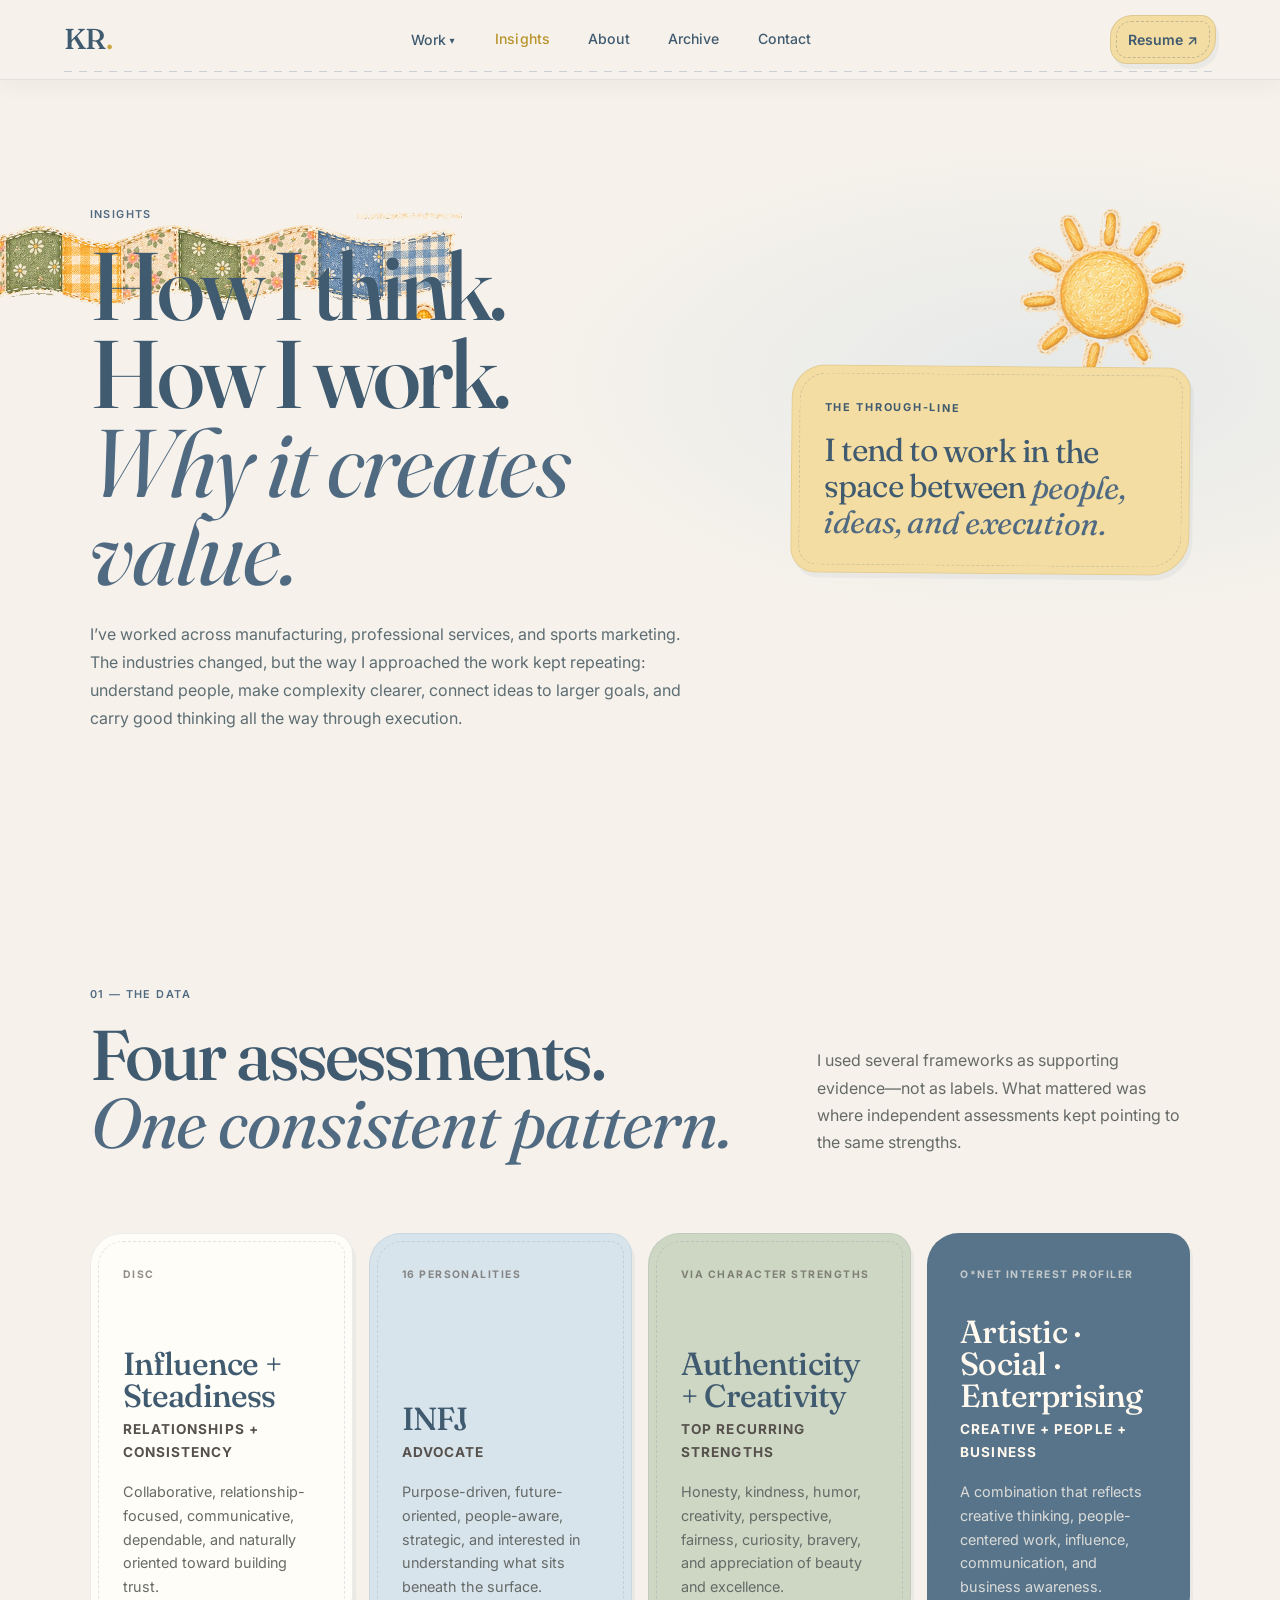
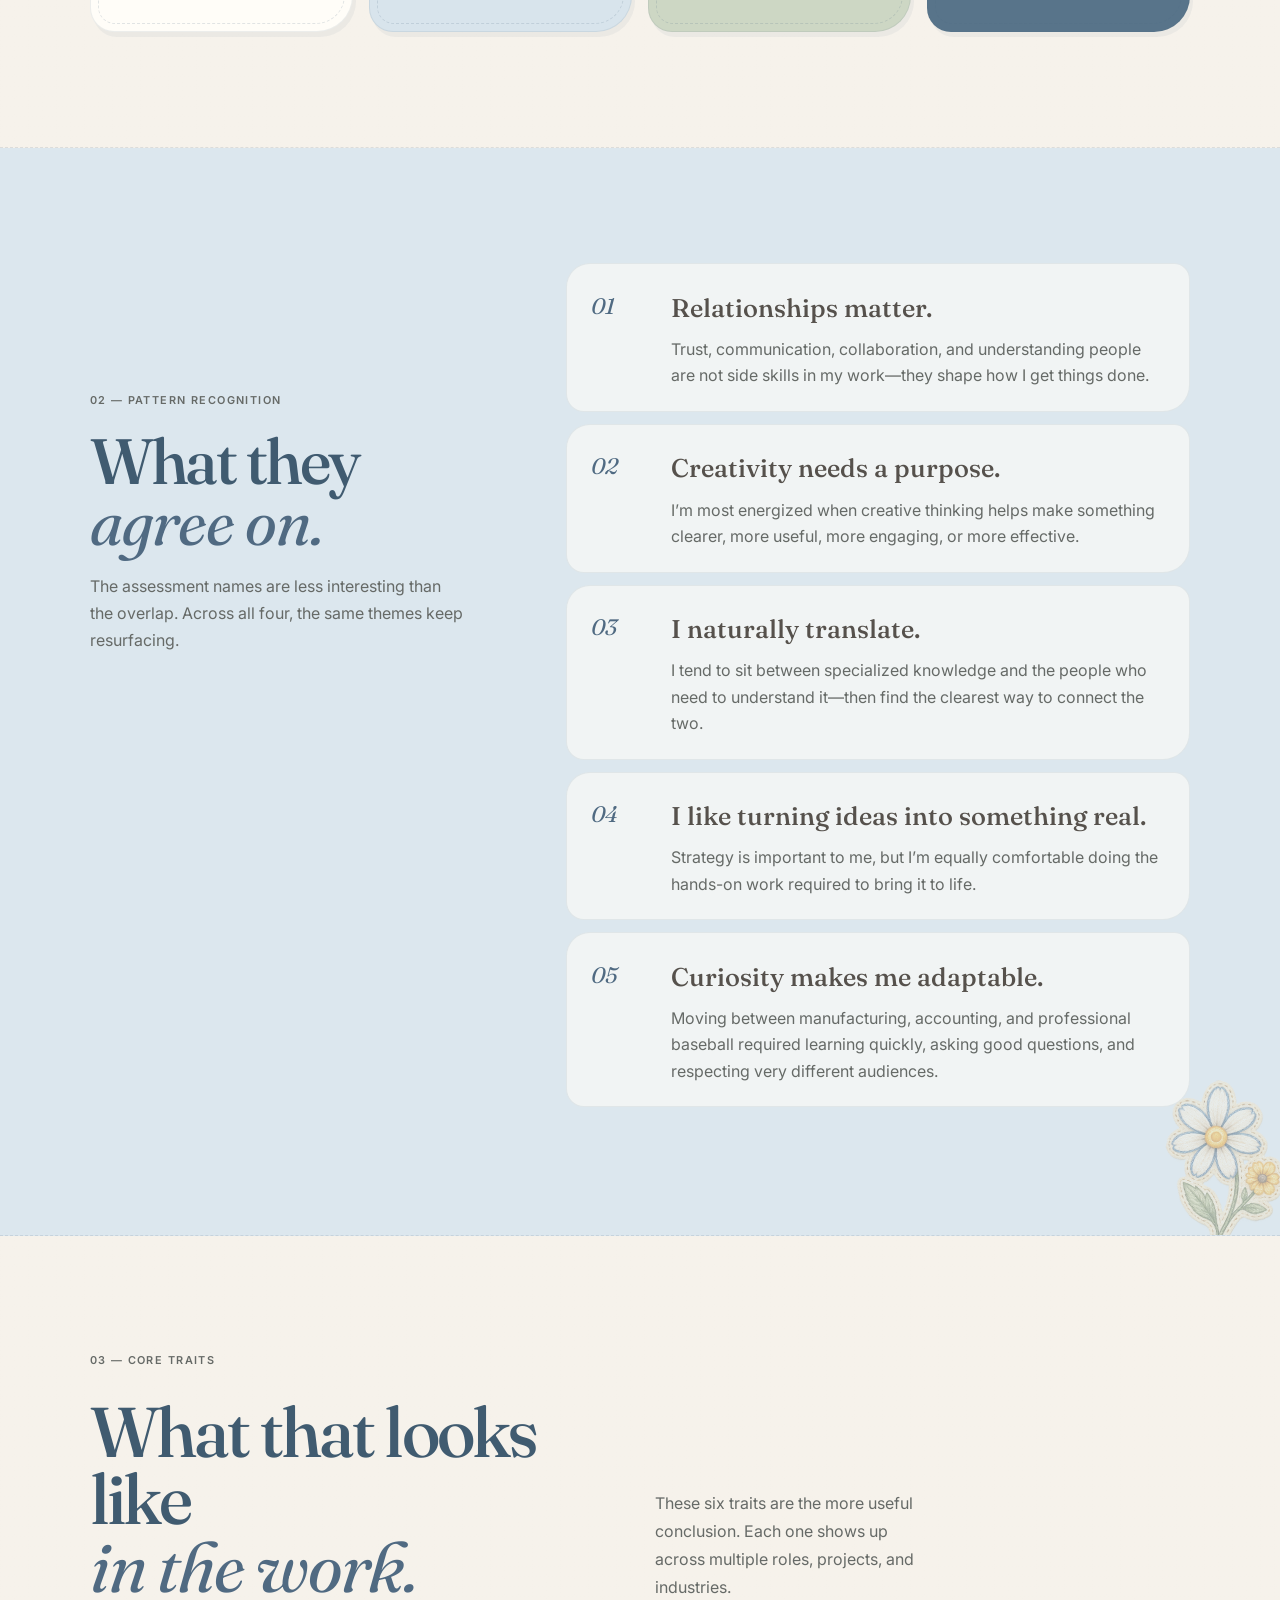
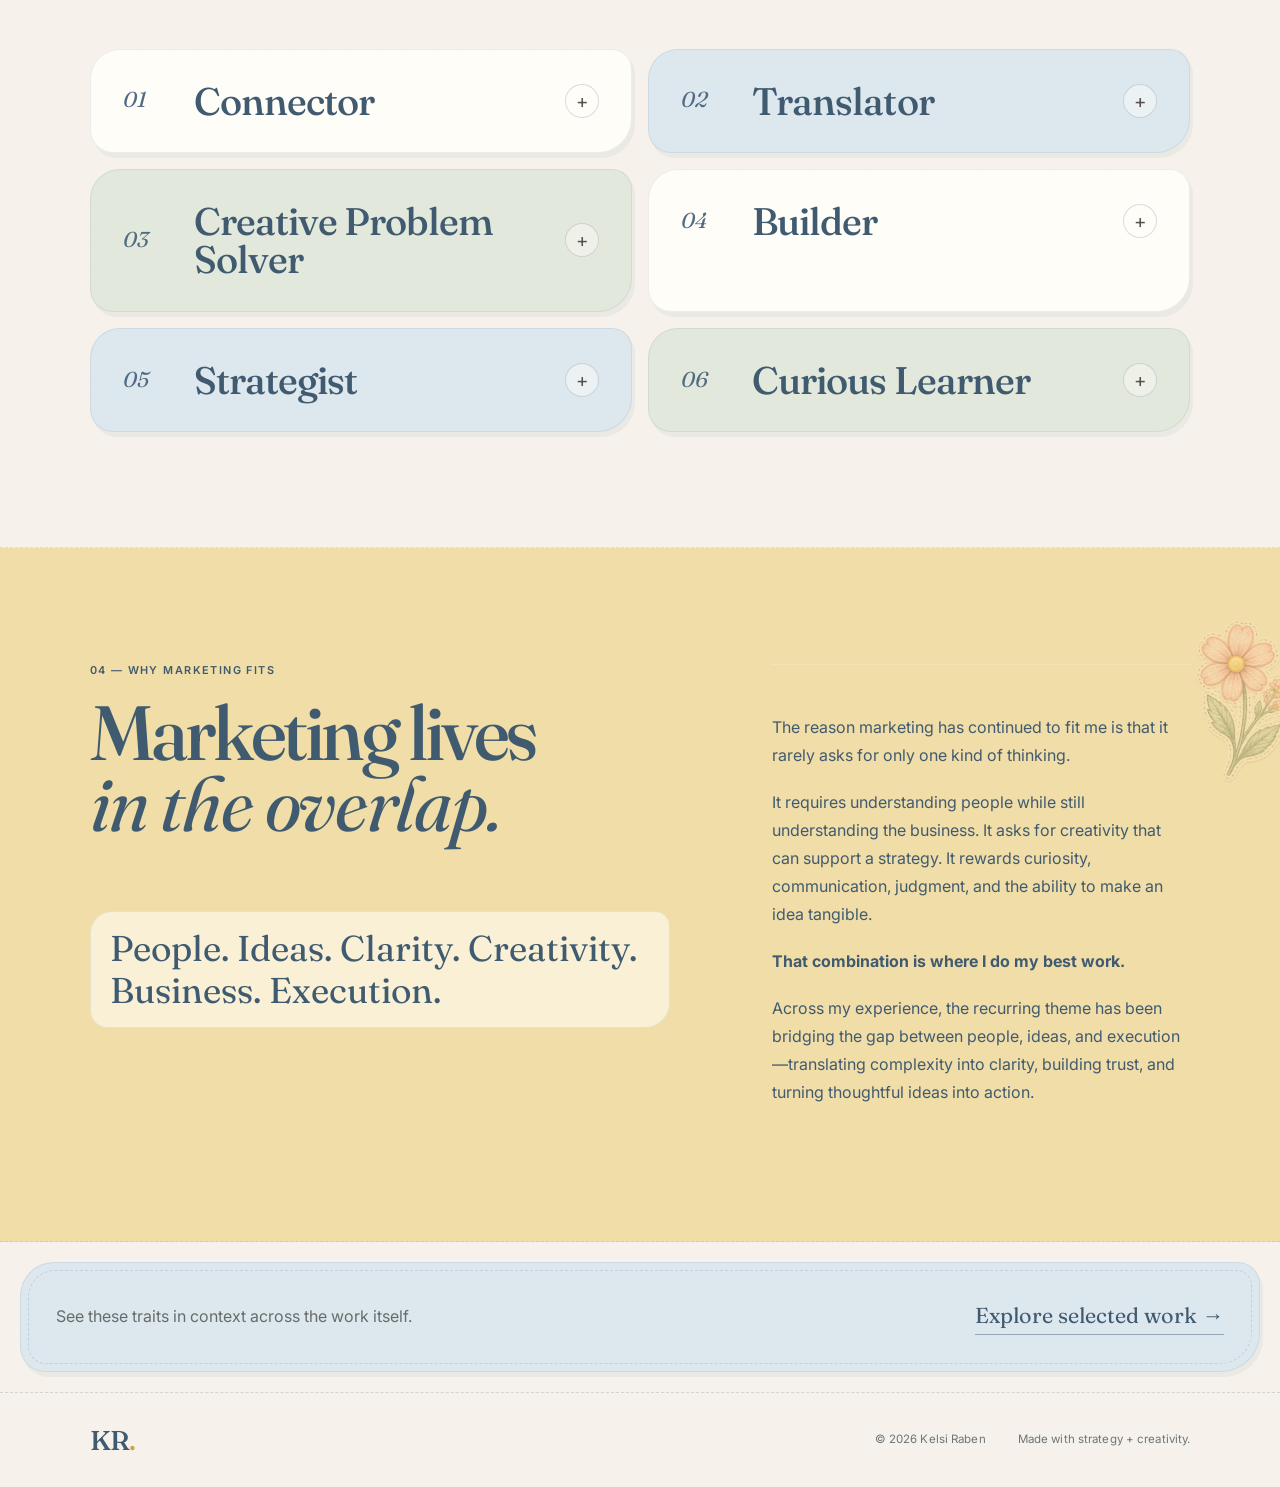
<file: insights.html>
<!doctype html>
<html lang="en">

<head>
  <meta charset="utf-8">
  <meta name="viewport" content="width=device-width, initial-scale=1">

  <meta
    name="description"
    content="Insights into how Kelsi Raben thinks, works, and creates value across marketing, strategy, design, and execution."
  >

  <title>Insights | Kelsi Raben</title>

  <link rel="preconnect" href="https://fonts.googleapis.com">
  <link rel="preconnect" href="https://fonts.gstatic.com" crossorigin>

  <link
    href="https://fonts.googleapis.com/css2?family=Fraunces:opsz,wght@9..144,400;9..144,500;9..144,600&family=Inter:wght@400;500;600;700&display=swap"
    rel="stylesheet"
  >

  <link rel="stylesheet" href="styles.css">

  <style>
    :root{
      --insights-ink:#001B2E;
      --insights-slate:#294C60;
      --insights-blue:#DCEDFF;
      --insights-cream:#F8F7F1;
      --insights-white:#FFFFFF;
      --insights-yellow:#F4EF9A;
      --insights-line:rgba(41,76,96,.16);
      --insights-muted:#5F7482;
      --insights-soft:#EEF4F7;
    }

    html{
      scroll-behavior:smooth;
    }

    body.insights-page{
      background:var(--insights-cream);
      color:var(--insights-ink);
    }

    .insights-page .site-header nav a[aria-current="page"]{
      color:var(--insights-yellow);
    }

    .insights-shell{
      overflow:hidden;
    }

    .insights-hero{
      position:relative;
      display:grid;
      grid-template-columns:minmax(0,1.2fr) minmax(280px,.8fr);
      gap:clamp(3rem,8vw,8rem);
      align-items:end;
      min-height:70vh;
      padding-top:clamp(7rem,12vw,11rem);
      padding-bottom:clamp(4.5rem,8vw,7rem);
      border-bottom:1px solid var(--insights-line);
    }

    .insights-hero::after{
      content:"";
      position:absolute;
      right:-8vw;
      top:8rem;
      width:38vw;
      height:38vw;
      max-width:540px;
      max-height:540px;
      border:1px solid rgba(41,76,96,.08);
      border-radius:50%;
      pointer-events:none;
    }

    .insights-hero-copy{
      position:relative;
      z-index:1;
      max-width:860px;
    }

    .insights-hero h1{
      max-width:900px;
      margin:.65rem 0 1.6rem;
      font-family:var(--serif);
      font-size:clamp(3.8rem,7.5vw,7.8rem);
      line-height:.92;
      font-weight:500;
      letter-spacing:-.045em;
    }

    .insights-hero h1 em{
      font-weight:400;
    }

    .insights-hero-text{
      max-width:670px;
      margin:0;
      font-size:clamp(1rem,1.25vw,1.2rem);
      line-height:1.75;
      color:var(--insights-slate);
    }

    .insights-thesis{
      position:relative;
      z-index:1;
      align-self:center;
      padding:2rem 0 0 2rem;
      border-left:1px solid var(--insights-line);
    }

    .insights-thesis-label{
      display:block;
      margin-bottom:1rem;
      font-size:.68rem;
      font-weight:700;
      letter-spacing:.16em;
      text-transform:uppercase;
      color:var(--insights-slate);
    }

    .insights-thesis p{
      margin:0;
      font-family:var(--serif);
      font-size:clamp(1.65rem,2.5vw,2.75rem);
      line-height:1.12;
      letter-spacing:-.025em;
    }

    .insights-thesis p em{
      color:var(--insights-slate);
    }

    .insights-section{
      padding-top:clamp(5rem,9vw,9rem);
      padding-bottom:clamp(5rem,9vw,9rem);
      border-bottom:1px solid var(--insights-line);
    }

    .insights-section-heading{
      display:grid;
      grid-template-columns:minmax(0,1fr) minmax(260px,.55fr);
      gap:3rem;
      align-items:end;
      margin-bottom:clamp(3rem,6vw,5rem);
    }

    .insights-section-heading h2{
      max-width:780px;
      margin:.5rem 0 0;
      font-family:var(--serif);
      font-size:clamp(3rem,5.5vw,5.6rem);
      line-height:.96;
      font-weight:500;
      letter-spacing:-.04em;
    }

    .insights-section-heading > p{
      margin:0;
      color:var(--insights-muted);
      line-height:1.7;
    }

    .assessment-grid{
      display:grid;
      grid-template-columns:repeat(4,minmax(0,1fr));
      gap:1px;
      background:var(--insights-line);
      border:1px solid var(--insights-line);
    }

    .assessment-card{
      min-height:310px;
      padding:2rem;
      background:var(--insights-white);
      display:flex;
      flex-direction:column;
      justify-content:space-between;
    }

    .assessment-card:nth-child(2){
      background:var(--insights-blue);
    }

    .assessment-card:nth-child(3){
      background:#F0EEE8;
    }

    .assessment-card:nth-child(4){
      background:var(--insights-ink);
      color:var(--insights-white);
    }

    .assessment-card .card-index{
      font-size:.65rem;
      font-weight:700;
      letter-spacing:.14em;
      text-transform:uppercase;
      opacity:.65;
    }

    .assessment-card h3{
      margin:2rem 0 .4rem;
      font-family:var(--serif);
      font-size:2rem;
      line-height:1;
      font-weight:500;
    }

    .assessment-card .assessment-result{
      display:block;
      margin-bottom:1rem;
      font-size:.85rem;
      font-weight:700;
      letter-spacing:.08em;
      text-transform:uppercase;
    }

    .assessment-card p{
      margin:0;
      font-size:.9rem;
      line-height:1.65;
      color:var(--insights-muted);
    }

    .assessment-card:nth-child(4) p{
      color:rgba(255,255,255,.72);
    }

    .pattern-section{
      background:var(--insights-blue);
    }

    .pattern-layout{
      display:grid;
      grid-template-columns:minmax(260px,.75fr) minmax(0,1.25fr);
      gap:clamp(3rem,8vw,8rem);
      align-items:start;
    }

    .pattern-intro{
      position:sticky;
      top:8rem;
    }

    .pattern-intro h2{
      margin:.5rem 0 1.25rem;
      font-family:var(--serif);
      font-size:clamp(3rem,5vw,5.2rem);
      line-height:.96;
      font-weight:500;
      letter-spacing:-.04em;
    }

    .pattern-intro p{
      max-width:430px;
      color:var(--insights-slate);
      line-height:1.7;
    }

    .pattern-list{
      border-top:1px solid rgba(41,76,96,.18);
    }

    .pattern-row{
      display:grid;
      grid-template-columns:60px minmax(0,1fr);
      gap:1.25rem;
      padding:1.65rem 0;
      border-bottom:1px solid rgba(41,76,96,.18);
    }

    .pattern-row span{
      font-family:var(--serif);
      font-size:1.4rem;
      font-style:italic;
      color:var(--insights-slate);
    }

    .pattern-row strong{
      display:block;
      margin-bottom:.35rem;
      font-family:var(--serif);
      font-size:clamp(1.4rem,2vw,2rem);
      font-weight:500;
    }

    .pattern-row p{
      margin:0;
      color:var(--insights-slate);
      line-height:1.65;
    }

    .traits-intro{
      max-width:850px;
      margin-bottom:3rem;
    }

    .traits-intro p{
      max-width:720px;
      color:var(--insights-muted);
      line-height:1.75;
    }

    .traits-grid{
      display:grid;
      grid-template-columns:repeat(2,minmax(0,1fr));
      border-top:1px solid var(--insights-line);
      border-left:1px solid var(--insights-line);
    }

    .trait-card{
      scroll-margin-top:7rem;
      border-right:1px solid var(--insights-line);
      border-bottom:1px solid var(--insights-line);
      background:rgba(255,255,255,.45);
    }

    .trait-card summary{
      list-style:none;
      cursor:pointer;
      padding:2rem;
      display:grid;
      grid-template-columns:52px minmax(0,1fr) auto;
      gap:1.2rem;
      align-items:center;
    }

    .trait-card summary::-webkit-details-marker{
      display:none;
    }

    .trait-number{
      font-family:var(--serif);
      font-size:1.35rem;
      font-style:italic;
      color:var(--insights-slate);
    }

    .trait-card h3{
      margin:0;
      font-family:var(--serif);
      font-size:clamp(1.8rem,3vw,2.8rem);
      line-height:1;
      font-weight:500;
    }

    .trait-toggle{
      width:34px;
      height:34px;
      border:1px solid var(--insights-line);
      border-radius:50%;
      display:grid;
      place-items:center;
      transition:transform .25s ease;
      font-size:1.2rem;
    }

    .trait-card[open] .trait-toggle{
      transform:rotate(45deg);
    }

    .trait-body{
      padding:0 2rem 2.2rem 5.25rem;
    }

    .trait-body > p{
      max-width:610px;
      margin:0 0 1.5rem;
      font-size:1rem;
      line-height:1.75;
      color:var(--insights-muted);
    }

    .evidence{
      display:grid;
      gap:.75rem;
    }

    .evidence-item{
      display:grid;
      grid-template-columns:120px minmax(0,1fr);
      gap:1rem;
      align-items:start;
      padding-top:.8rem;
      border-top:1px solid var(--insights-line);
    }

    .evidence-item span{
      font-size:.68rem;
      font-weight:700;
      letter-spacing:.1em;
      text-transform:uppercase;
      color:var(--insights-slate);
    }

    .evidence-item p{
      margin:0;
      line-height:1.55;
    }

    .marketing-fit{
      background:var(--insights-ink);
      color:var(--insights-white);
    }

    .marketing-fit .eyebrow{
      color:var(--insights-yellow);
    }

    .marketing-fit-layout{
      display:grid;
      grid-template-columns:minmax(0,1fr) minmax(280px,.72fr);
      gap:clamp(3rem,8vw,8rem);
      align-items:start;
    }

    .marketing-fit h2{
      max-width:800px;
      margin:.5rem 0 1.5rem;
      font-family:var(--serif);
      font-size:clamp(3.4rem,6vw,6.5rem);
      line-height:.93;
      font-weight:500;
      letter-spacing:-.045em;
    }

    .marketing-fit-copy{
      padding-top:3rem;
      border-top:1px solid rgba(255,255,255,.16);
    }

    .marketing-fit-copy p{
      margin:0 0 1.2rem;
      color:rgba(255,255,255,.74);
      line-height:1.75;
    }

    .marketing-fit-copy strong{
      color:var(--insights-white);
    }

    .superpower{
      margin-top:3rem;
      padding-top:2rem;
      border-top:1px solid rgba(255,255,255,.16);
      font-family:var(--serif);
      font-size:clamp(1.7rem,2.8vw,3rem);
      line-height:1.15;
    }

    .insights-next{
      display:flex;
      justify-content:space-between;
      gap:2rem;
      align-items:center;
      padding-top:3rem;
      padding-bottom:3rem;
    }

    .insights-next p{
      margin:0;
      color:var(--insights-muted);
    }

    .insights-next a{
      font-family:var(--serif);
      font-size:1.35rem;
      color:var(--insights-ink);
      text-decoration:none;
      border-bottom:1px solid var(--insights-ink);
    }

    @media (max-width: 980px){
      .insights-hero,
      .insights-section-heading,
      .pattern-layout,
      .marketing-fit-layout{
        grid-template-columns:1fr;
      }

      .insights-thesis{
        max-width:620px;
      }

      .assessment-grid{
        grid-template-columns:repeat(2,minmax(0,1fr));
      }

      .pattern-intro{
        position:static;
      }
    }

    @media (max-width: 720px){
      .insights-hero{
        min-height:auto;
        padding-top:8rem;
      }

      .assessment-grid,
      .traits-grid{
        grid-template-columns:1fr;
      }

      .trait-card summary{
        grid-template-columns:38px minmax(0,1fr) auto;
        padding:1.5rem;
      }

      .trait-body{
        padding:0 1.5rem 1.8rem 1.5rem;
      }

      .evidence-item{
        grid-template-columns:1fr;
        gap:.35rem;
      }

      .insights-next{
        flex-direction:column;
        align-items:flex-start;
      }
    }
  </style>
  <link rel="stylesheet" href="quilt-inner-pages.css?v=1">

<style>
  /* Primary navigation — Work dropdown */
  .site-header nav {
    overflow: visible;
  }

  .nav-work-dropdown {
    position: relative;
    display: flex;
    align-items: center;
  }

  .nav-work-trigger {
    display: flex;
    align-items: center;
  }

  .nav-work-trigger > a {
    white-space: nowrap;
  }

  .nav-work-toggle {
    appearance: none;
    border: 0;
    background: transparent;
    color: inherit;
    font: inherit;
    line-height: 1;
    padding: .35rem .15rem .35rem .2rem;
    margin: 0;
    cursor: pointer;
  }

  .nav-work-toggle span {
    display: inline-block;
    font-size: .72em;
    transition: transform .18s ease;
  }

  .nav-work-dropdown.is-open .nav-work-toggle span {
    transform: rotate(180deg);
  }

  .nav-work-menu {
    position: absolute;
    z-index: 1000;
    top: calc(100% + .7rem);
    left: 0;
    min-width: 15.5rem;
    padding: .55rem;
    background: #FAF7F0;
    border: 1px solid rgba(36, 59, 83, .18);
    border-radius: 1rem;
    box-shadow: 0 12px 30px rgba(36, 59, 83, .12);
    opacity: 0;
    visibility: hidden;
    transform: translateY(-.35rem);
    transition:
      opacity .18s ease,
      transform .18s ease,
      visibility .18s ease;
  }

  .nav-work-menu a {
    display: block;
    padding: .7rem .8rem;
    border-radius: .7rem;
    white-space: nowrap;
    text-decoration: none;
  }

  .nav-work-menu a:hover,
  .nav-work-menu a:focus-visible {
    background: rgba(245, 217, 139, .28);
  }

  .nav-work-dropdown:hover .nav-work-menu,
  .nav-work-dropdown:focus-within .nav-work-menu,
  .nav-work-dropdown.is-open .nav-work-menu {
    opacity: 1;
    visibility: visible;
    transform: translateY(0);
  }

  @media (max-width: 760px) {
    .nav-work-dropdown {
      position: static;
    }

    .nav-work-menu {
      top: 100%;
      left: 1rem;
      right: 1rem;
      min-width: 0;
      width: auto;
    }

    .nav-work-dropdown:hover .nav-work-menu {
      opacity: 0;
      visibility: hidden;
      transform: translateY(-.35rem);
    }

    .nav-work-dropdown.is-open .nav-work-menu,
    .nav-work-dropdown:focus-within .nav-work-menu {
      opacity: 1;
      visibility: visible;
      transform: translateY(0);
    }

    .nav-work-menu a {
      white-space: normal;
    }
  }
</style>

</head>

<body class="insights-page">

<header class="site-header">

  <a class="brand" href="index.html#top" aria-label="Kelsi Raben home">
    KR<span>.</span>
  </a>

  <nav aria-label="Primary navigation">

    <div class="nav-work-dropdown">
      <div class="nav-work-trigger">
        <a href="index.html#work">Work</a>
        <button
          class="nav-work-toggle"
          type="button"
          aria-expanded="false"
          aria-controls="work-dropdown-menu"
          aria-label="Show work menu"
        >
          <span aria-hidden="true">▾</span>
        </button>
      </div>

      <div class="nav-work-menu" id="work-dropdown-menu">
        <a href="kemper.html">Kemper CPA Group LLP</a>
        <a href="otters.html">The Evansville Otters</a>
        <a href="pacific-press.html">Pacific Press Holdings, LLC</a>
      </div>
    </div>

    <a href="insights.html" aria-current="page">Insights</a>
    <a href="index.html#about">About</a>
    <a href="index.html#archive">Archive</a>
    <a href="index.html#contact">Contact</a>

  </nav>

  <a
    class="header-resume"
    href="https://drive.google.com/file/d/1_3G-CopvulR7AfWnT0i8KyUKsL6dZv-2/view"
    target="_blank"
    rel="noopener noreferrer"
  >
    Resume ↗
  </a>

</header>


<main class="insights-shell">

  <!-- HERO -->

  <section class="section insights-hero">

    <div class="insights-hero-copy">
      <p class="eyebrow">Insights</p>

      <h1>
        How I think.<br>
        How I work.<br>
        <em>Why it creates value.</em>
      </h1>

      <p class="insights-hero-text">
        I’ve worked across manufacturing, professional services, and sports marketing.
        The industries changed, but the way I approached the work kept repeating:
        understand people, make complexity clearer, connect ideas to larger goals,
        and carry good thinking all the way through execution.
      </p>
    </div>

    <aside class="insights-thesis" aria-label="Professional through-line">
      <span class="insights-thesis-label">The through-line</span>
      <p>
        I tend to work in the space between
        <em>people, ideas, and execution.</em>
      </p>
    </aside>

  </section>


  <!-- THE DATA -->

  <section class="section insights-section" id="data">

    <div class="insights-section-heading">

      <div>
        <p class="eyebrow">01 — The Data</p>
        <h2>
          Four assessments.<br>
          <em>One consistent pattern.</em>
        </h2>
      </div>

      <p>
        I used several frameworks as supporting evidence—not as labels.
        What mattered was where independent assessments kept pointing
        to the same strengths.
      </p>

    </div>


    <div class="assessment-grid">

      <article class="assessment-card">
        <span class="card-index">DISC</span>

        <div>
          <h3>Influence + Steadiness</h3>
          <span class="assessment-result">Relationships + consistency</span>

          <p>
            Collaborative, relationship-focused, communicative, dependable,
            and naturally oriented toward building trust.
          </p>
        </div>
      </article>


      <article class="assessment-card">
        <span class="card-index">16 Personalities</span>

        <div>
          <h3>INFJ</h3>
          <span class="assessment-result">Advocate</span>

          <p>
            Purpose-driven, future-oriented, people-aware, strategic,
            and interested in understanding what sits beneath the surface.
          </p>
        </div>
      </article>


      <article class="assessment-card">
        <span class="card-index">VIA Character Strengths</span>

        <div>
          <h3>Authenticity + Creativity</h3>
          <span class="assessment-result">Top recurring strengths</span>

          <p>
            Honesty, kindness, humor, creativity, perspective, fairness,
            curiosity, bravery, and appreciation of beauty and excellence.
          </p>
        </div>
      </article>


      <article class="assessment-card">
        <span class="card-index">O*NET Interest Profiler</span>

        <div>
          <h3>Artistic · Social · Enterprising</h3>
          <span class="assessment-result">Creative + people + business</span>

          <p>
            A combination that reflects creative thinking, people-centered work,
            influence, communication, and business awareness.
          </p>
        </div>
      </article>

    </div>

  </section>


  <!-- PATTERN RECOGNITION -->

  <section class="section insights-section pattern-section" id="patterns">

    <div class="pattern-layout">

      <div class="pattern-intro">
        <p class="eyebrow">02 — Pattern Recognition</p>

        <h2>
          What they<br>
          <em>agree on.</em>
        </h2>

        <p>
          The assessment names are less interesting than the overlap.
          Across all four, the same themes keep resurfacing.
        </p>
      </div>


      <div class="pattern-list">

        <div class="pattern-row">
          <span>01</span>
          <div>
            <strong>Relationships matter.</strong>
            <p>
              Trust, communication, collaboration, and understanding people
              are not side skills in my work—they shape how I get things done.
            </p>
          </div>
        </div>

        <div class="pattern-row">
          <span>02</span>
          <div>
            <strong>Creativity needs a purpose.</strong>
            <p>
              I’m most energized when creative thinking helps make something
              clearer, more useful, more engaging, or more effective.
            </p>
          </div>
        </div>

        <div class="pattern-row">
          <span>03</span>
          <div>
            <strong>I naturally translate.</strong>
            <p>
              I tend to sit between specialized knowledge and the people who
              need to understand it—then find the clearest way to connect the two.
            </p>
          </div>
        </div>

        <div class="pattern-row">
          <span>04</span>
          <div>
            <strong>I like turning ideas into something real.</strong>
            <p>
              Strategy is important to me, but I’m equally comfortable doing
              the hands-on work required to bring it to life.
            </p>
          </div>
        </div>

        <div class="pattern-row">
          <span>05</span>
          <div>
            <strong>Curiosity makes me adaptable.</strong>
            <p>
              Moving between manufacturing, accounting, and professional baseball
              required learning quickly, asking good questions, and respecting
              very different audiences.
            </p>
          </div>
        </div>

      </div>

    </div>

  </section>


  <!-- CORE TRAITS -->

  <section class="section insights-section" id="traits">

    <div class="traits-intro">
      <p class="eyebrow">03 — Core Traits</p>

      <div class="insights-section-heading" style="margin-bottom:0;">
        <div>
          <h2>
            What that looks like<br>
            <em>in the work.</em>
          </h2>
        </div>

        <p>
          These six traits are the more useful conclusion. Each one shows up
          across multiple roles, projects, and industries.
        </p>
      </div>
    </div>


    <div class="traits-grid">

      <details class="trait-card" id="connector">
        <summary>
          <span class="trait-number">01</span>
          <h3>Connector</h3>
          <span class="trait-toggle" aria-hidden="true">+</span>
        </summary>

        <div class="trait-body">
          <p>
            I build trust and create alignment between people who may have
            different goals, expertise, or perspectives. That relationship-building
            often becomes the foundation that lets the marketing work move forward.
          </p>

          <div class="evidence">
            <div class="evidence-item">
              <span>Kemper</span>
              <p>
                Supported communication and alignment across a complex,
                multi-office professional-services environment.
              </p>
            </div>

            <div class="evidence-item">
              <span>Otters</span>
              <p>
                Connected fans, sponsors, community partners, staff, and players
                through promotions, outreach, and live experiences.
              </p>
            </div>
          </div>
        </div>
      </details>


      <details class="trait-card" id="translator">
        <summary>
          <span class="trait-number">02</span>
          <h3>Translator</h3>
          <span class="trait-toggle" aria-hidden="true">+</span>
        </summary>

        <div class="trait-body">
          <p>
            One of the clearest patterns in my work is translating complexity
            into something people can understand, use, or connect with.
            I’m often working between strategy and execution, technical expertise
            and audience needs, or operations and experience.
          </p>

          <div class="evidence">
            <div class="evidence-item">
              <span>Pacific Press</span>
              <p>
                Turned a new brand direction into a real-world system across
                machines, collateral, physical spaces, and FABTECH.
              </p>
            </div>

            <div class="evidence-item">
              <span>Kemper</span>
              <p>
                Helped translate technical expertise into clearer,
                more approachable marketing communication.
              </p>
            </div>

            <div class="evidence-item">
              <span>Otters</span>
              <p>
                Turned day-to-day baseball operations into fan-facing stories,
                promotions, and experiences.
              </p>
            </div>
          </div>
        </div>
      </details>


      <details class="trait-card" id="creative-problem-solver">
        <summary>
          <span class="trait-number">03</span>
          <h3>Creative Problem Solver</h3>
          <span class="trait-toggle" aria-hidden="true">+</span>
        </summary>

        <div class="trait-body">
          <p>
            Creativity is most valuable to me when it solves something.
            I use design, content, messaging, promotion, and experience-building
            as tools to make a business challenge easier to understand or act on.
          </p>

          <div class="evidence">
            <div class="evidence-item">
              <span>Pacific Press</span>
              <p>
                Built supporting brand applications around an externally developed
                identity so the rebrand could function consistently in the real world.
              </p>
            </div>

            <div class="evidence-item">
              <span>Otters</span>
              <p>
                Developed changing game-night promotions and content to keep
                the fan experience engaging across an entire season.
              </p>
            </div>
          </div>
        </div>
      </details>


      <details class="trait-card" id="builder">
        <summary>
          <span class="trait-number">04</span>
          <h3>Builder</h3>
          <span class="trait-toggle" aria-hidden="true">+</span>
        </summary>

        <div class="trait-body">
          <p>
            I like ownership beyond the idea stage. I’m comfortable moving from
            concept to planning to production to launch, and I tend to notice
            the practical details that make a strategy usable.
          </p>

          <div class="evidence">
            <div class="evidence-item">
              <span>Pacific Press</span>
              <p>
                Helped carry a five-month brand implementation from new identity
                through launch at the company’s largest annual event.
              </p>
            </div>

            <div class="evidence-item">
              <span>Kemper</span>
              <p>
                Contributed to building a more intentional marketing approach,
                stronger processes, and greater consistency.
              </p>
            </div>

            <div class="evidence-item">
              <span>Otters</span>
              <p>
                Took promotional ideas through the operational details required
                for live game-day execution.
              </p>
            </div>
          </div>
        </div>
      </details>


      <details class="trait-card" id="strategist">
        <summary>
          <span class="trait-number">05</span>
          <h3>Strategist</h3>
          <span class="trait-toggle" aria-hidden="true">+</span>
        </summary>

        <div class="trait-body">
          <p>
            I naturally look beyond the immediate deliverable and ask what it is
            supposed to accomplish, who needs to respond to it, and how it fits
            into the larger brand or business goal.
          </p>

          <div class="evidence">
            <div class="evidence-item">
              <span>Pacific Press</span>
              <p>
                Approached the rebrand as a connected system rather than a collection
                of isolated design pieces.
              </p>
            </div>

            <div class="evidence-item">
              <span>Kemper</span>
              <p>
                Connected individual marketing needs to broader consistency,
                communication, employer-branding, and growth goals.
              </p>
            </div>
          </div>
        </div>
      </details>


      <details class="trait-card" id="curious-learner">
        <summary>
          <span class="trait-number">06</span>
          <h3>Curious Learner</h3>
          <span class="trait-toggle" aria-hidden="true">+</span>
        </summary>

        <div class="trait-body">
          <p>
            I’ve built marketing experience in industries with very different
            audiences, terminology, buying cycles, and cultures. Curiosity helps
            me learn the context quickly rather than assuming one marketing playbook
            works everywhere.
          </p>

          <div class="evidence">
            <div class="evidence-item">
              <span>Across roles</span>
              <p>
                Manufacturing, professional services, and sports each required
                a different kind of fluency—and each broadened how I think about
                audiences, communication, and execution.
              </p>
            </div>
          </div>
        </div>
      </details>

    </div>

  </section>


  <!-- WHY MARKETING FITS -->

  <section class="section insights-section marketing-fit" id="why-marketing">

    <div class="marketing-fit-layout">

      <div>
        <p class="eyebrow">04 — Why Marketing Fits</p>

        <h2>
          Marketing lives<br>
          <em>in the overlap.</em>
        </h2>

        <div class="superpower">
          People. Ideas. Clarity. Creativity. Business. Execution.
        </div>
      </div>


      <div class="marketing-fit-copy">

        <p>
          The reason marketing has continued to fit me is that it rarely asks
          for only one kind of thinking.
        </p>

        <p>
          It requires understanding people while still understanding the business.
          It asks for creativity that can support a strategy. It rewards curiosity,
          communication, judgment, and the ability to make an idea tangible.
        </p>

        <p>
          <strong>That combination is where I do my best work.</strong>
        </p>

        <p>
          Across my experience, the recurring theme has been bridging the gap
          between people, ideas, and execution—translating complexity into clarity,
          building trust, and turning thoughtful ideas into action.
        </p>

      </div>

    </div>

  </section>


  <!-- NEXT -->

  <section class="section insights-next">
    <p>See these traits in context across the work itself.</p>
    <a href="index.html#work">Explore selected work →</a>
  </section>

</main>


<footer>

  <div class="footer-brand">
    KR<span>.</span>
  </div>

  <span>
    © <span id="year"></span> Kelsi Raben
  </span>

  <span>
    Made with strategy + creativity.
  </span>

</footer>


<script>
  document.getElementById("year").textContent = new Date().getFullYear();

  if (window.location.hash) {
    const target = document.querySelector(window.location.hash);

    if (target && target.tagName.toLowerCase() === "details") {
      target.open = true;

      window.setTimeout(() => {
        target.scrollIntoView({
          behavior: "smooth",
          block: "start"
        });
      }, 100);
    }
  }
</script>


<script>
  (() => {
    const dropdown = document.querySelector('.nav-work-dropdown');
    const toggle = document.querySelector('.nav-work-toggle');

    if (!dropdown || !toggle) return;

    const closeMenu = () => {
      dropdown.classList.remove('is-open');
      toggle.setAttribute('aria-expanded', 'false');
    };

    toggle.addEventListener('click', (event) => {
      event.stopPropagation();
      const isOpen = dropdown.classList.toggle('is-open');
      toggle.setAttribute('aria-expanded', String(isOpen));
    });

    document.addEventListener('click', (event) => {
      if (!dropdown.contains(event.target)) closeMenu();
    });

    document.addEventListener('keydown', (event) => {
      if (event.key === 'Escape') {
        closeMenu();
        toggle.focus();
      }
    });
  })();
</script>

</body>

</html>
</file>
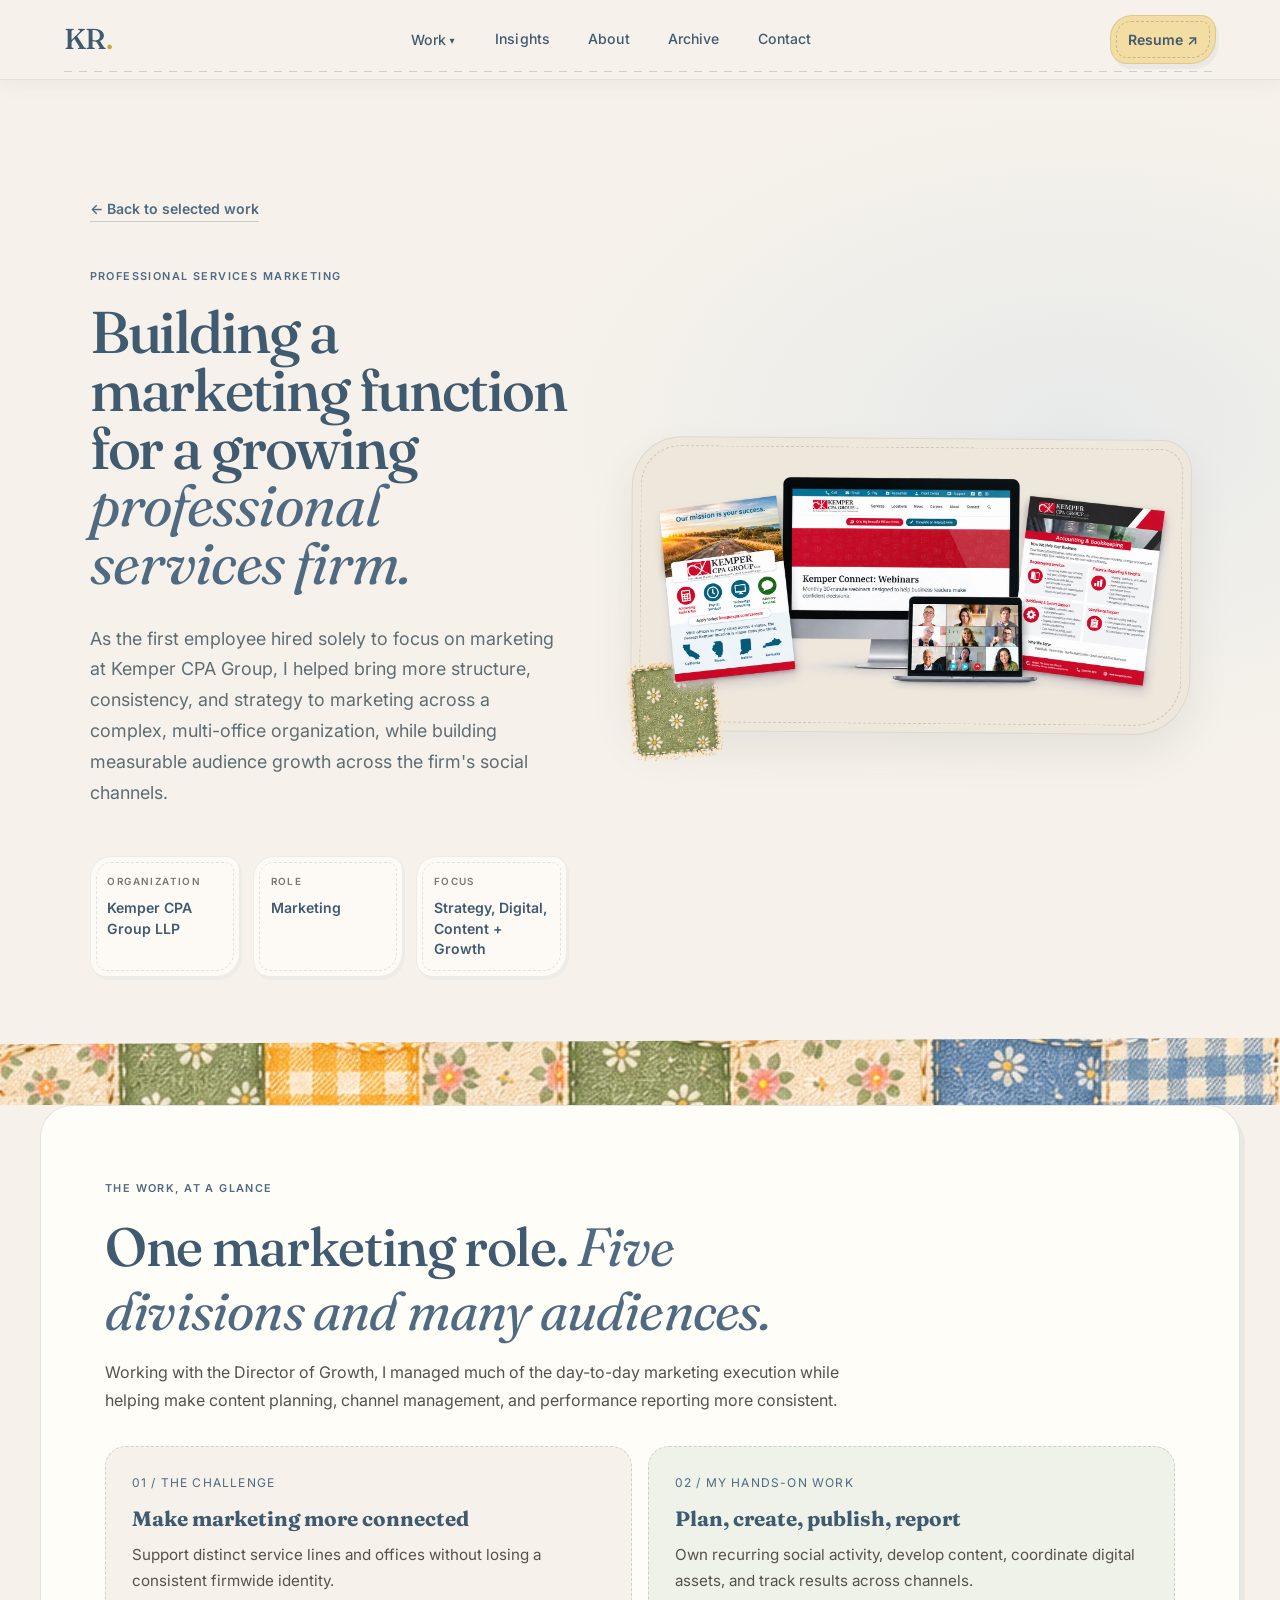
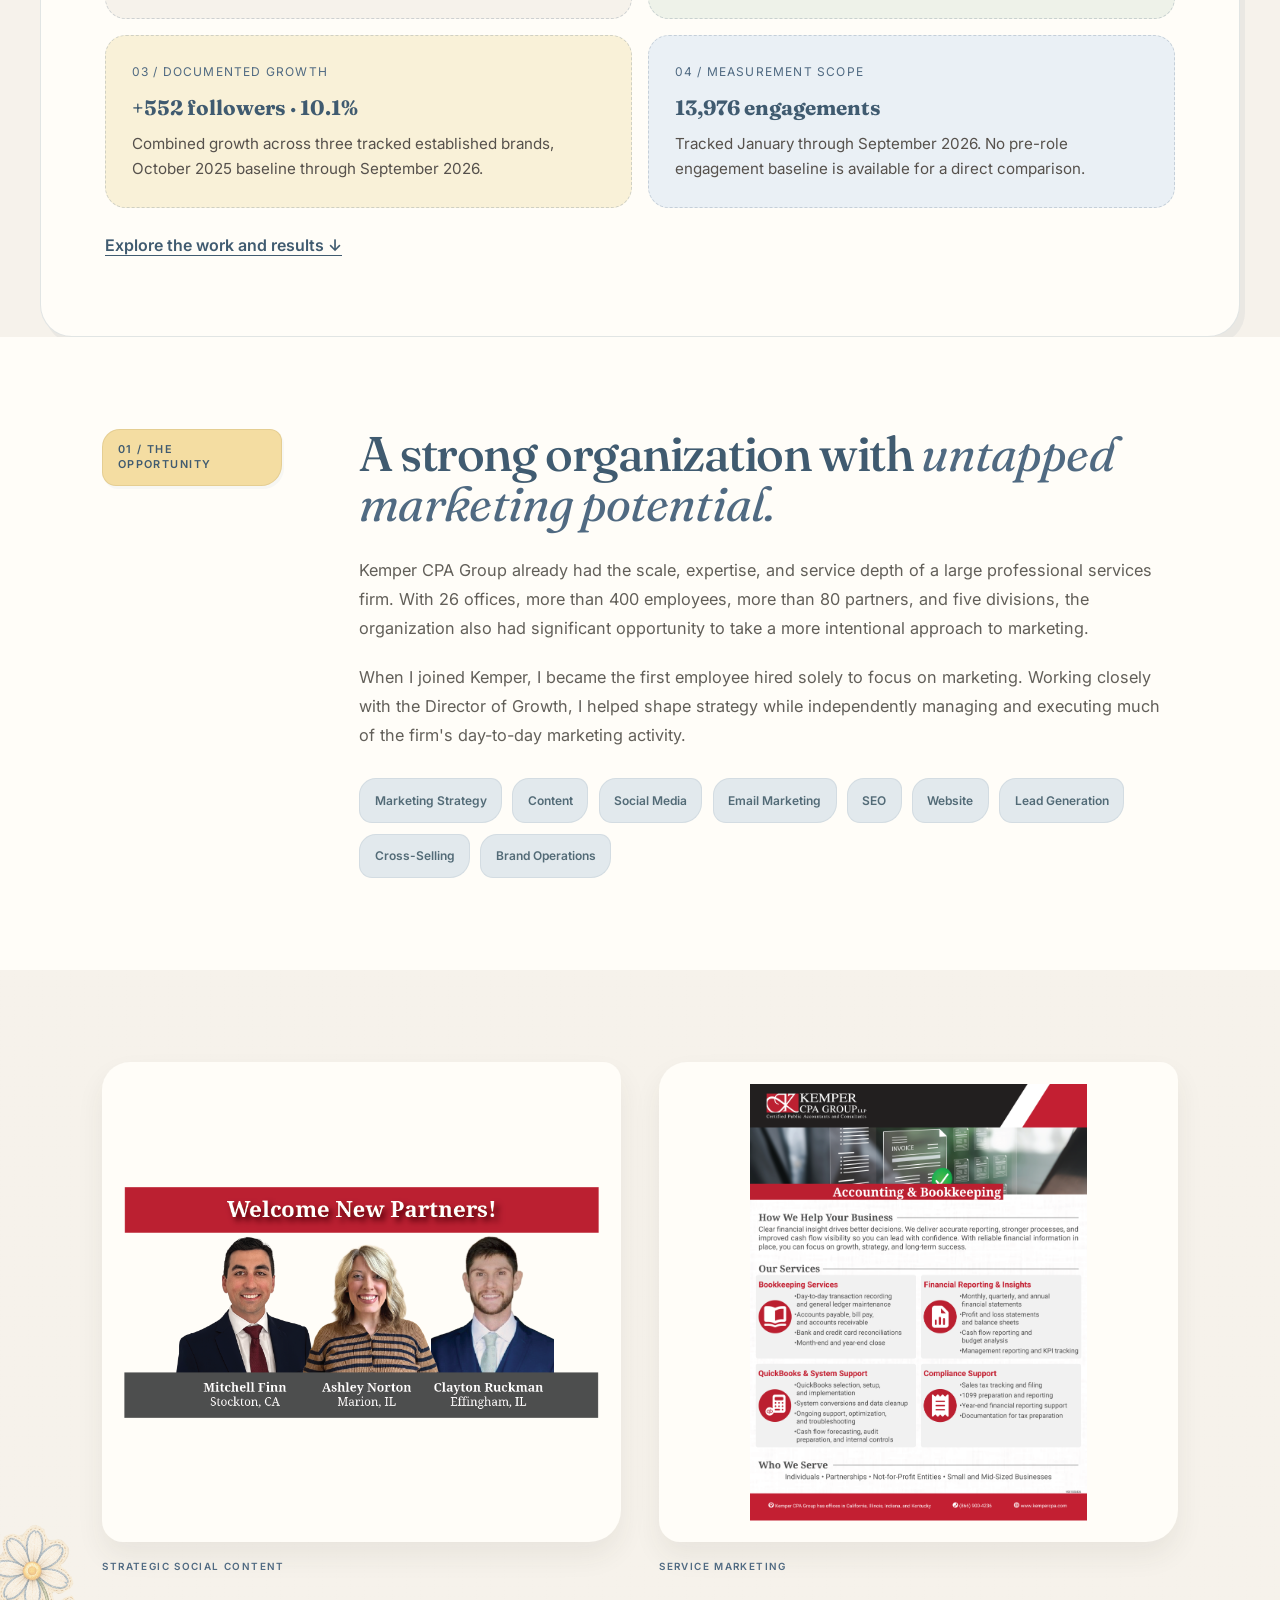
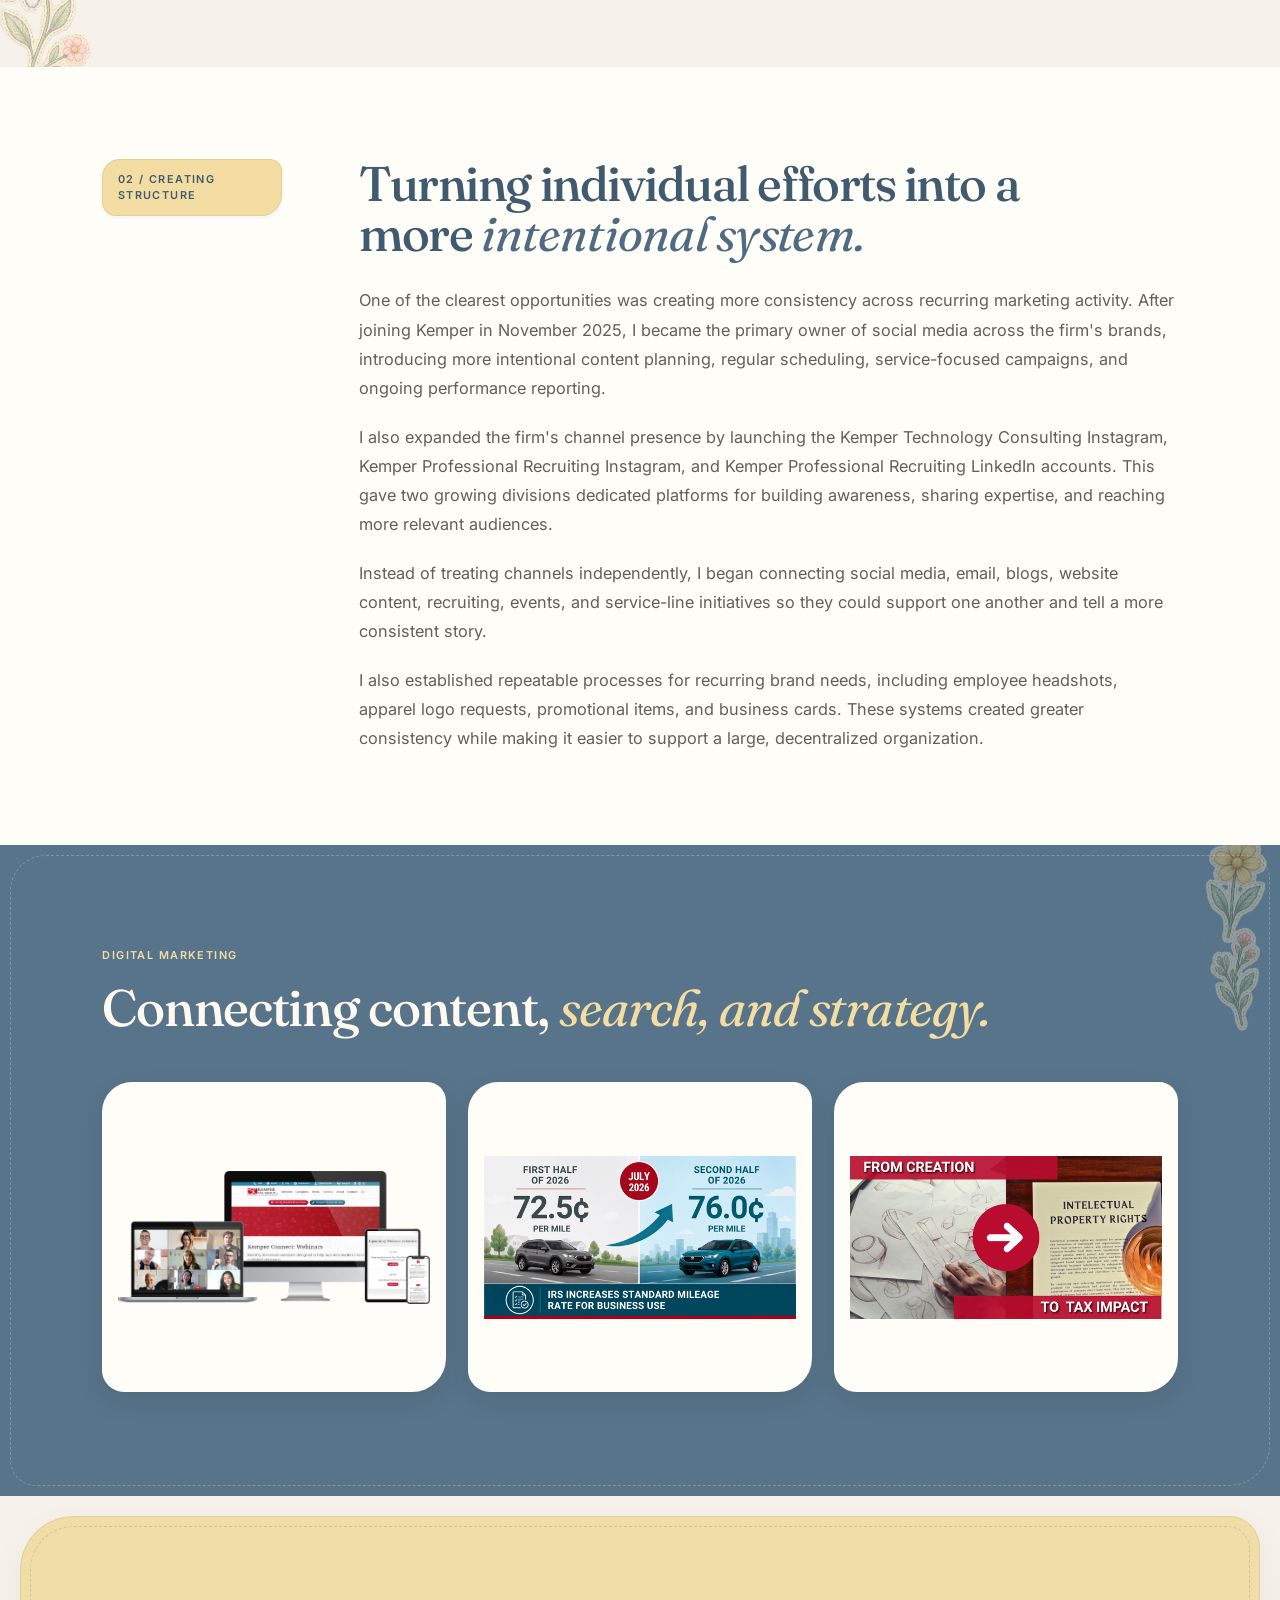
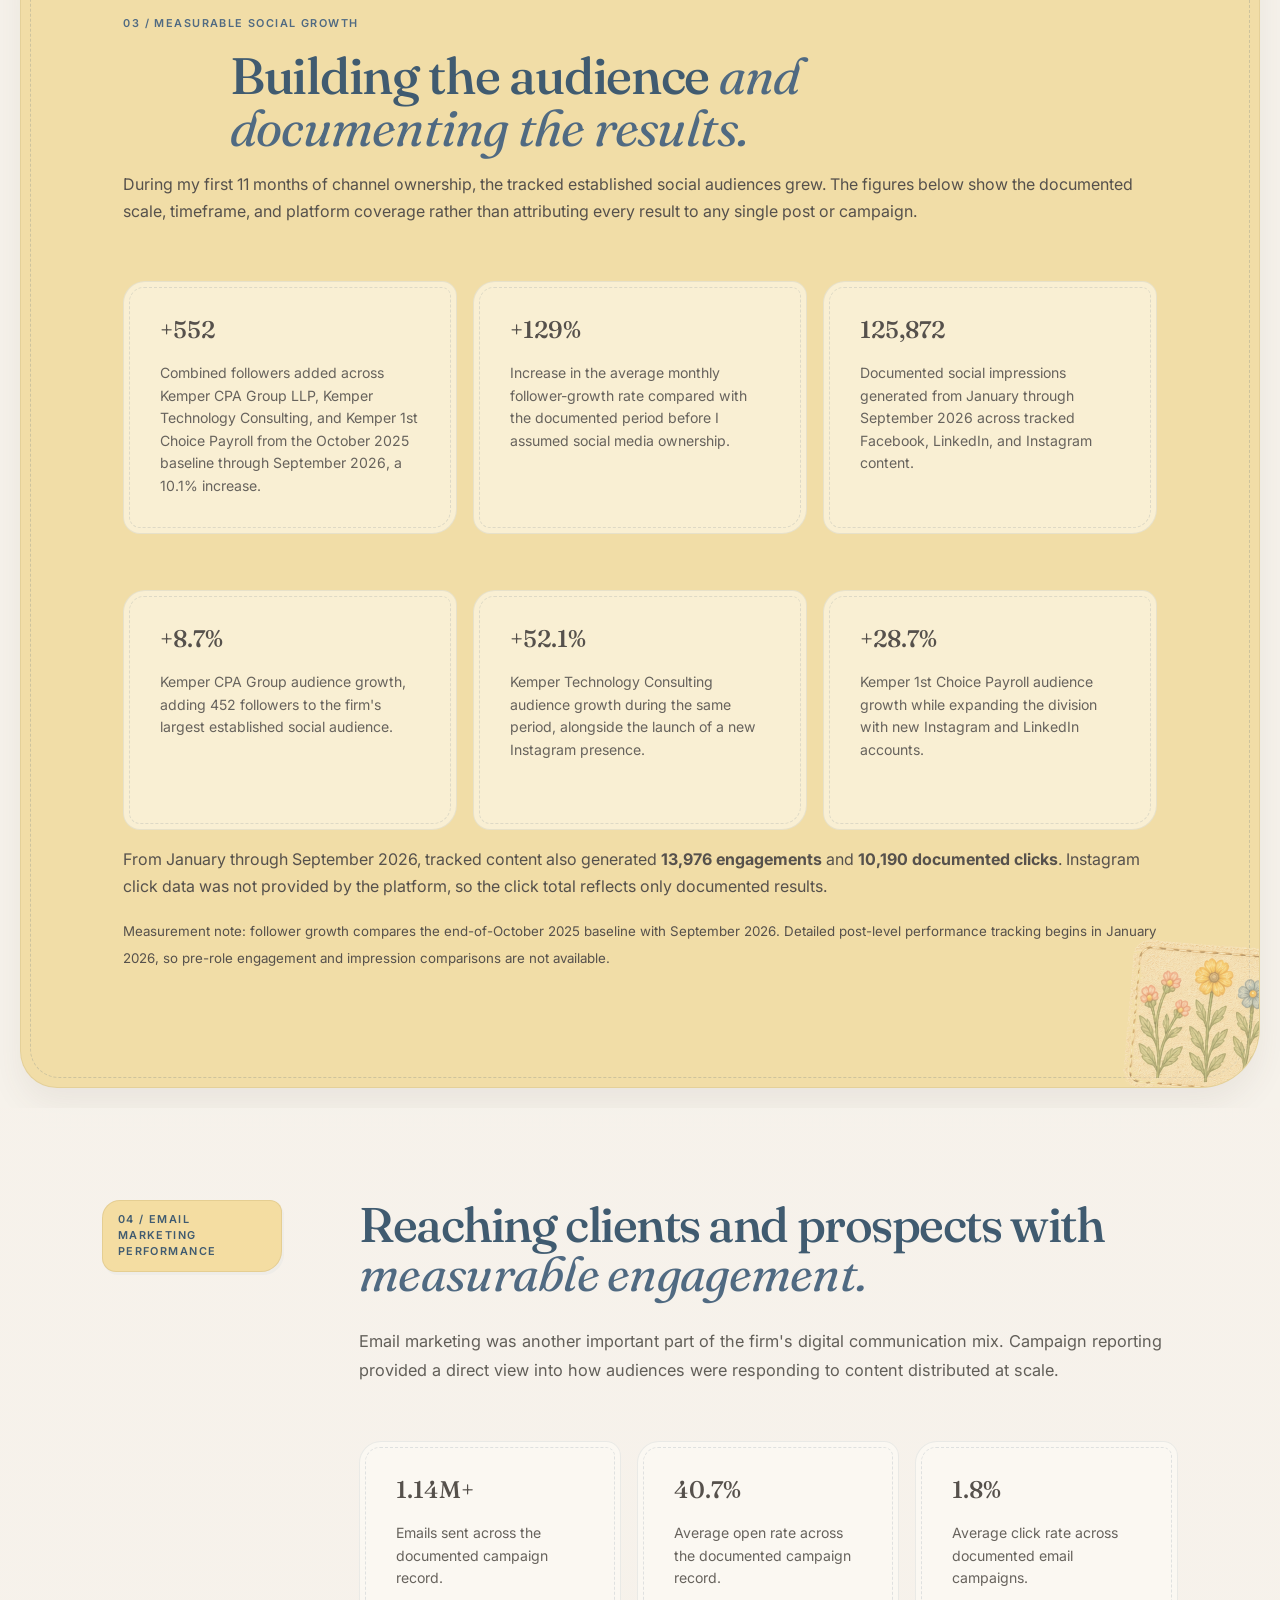
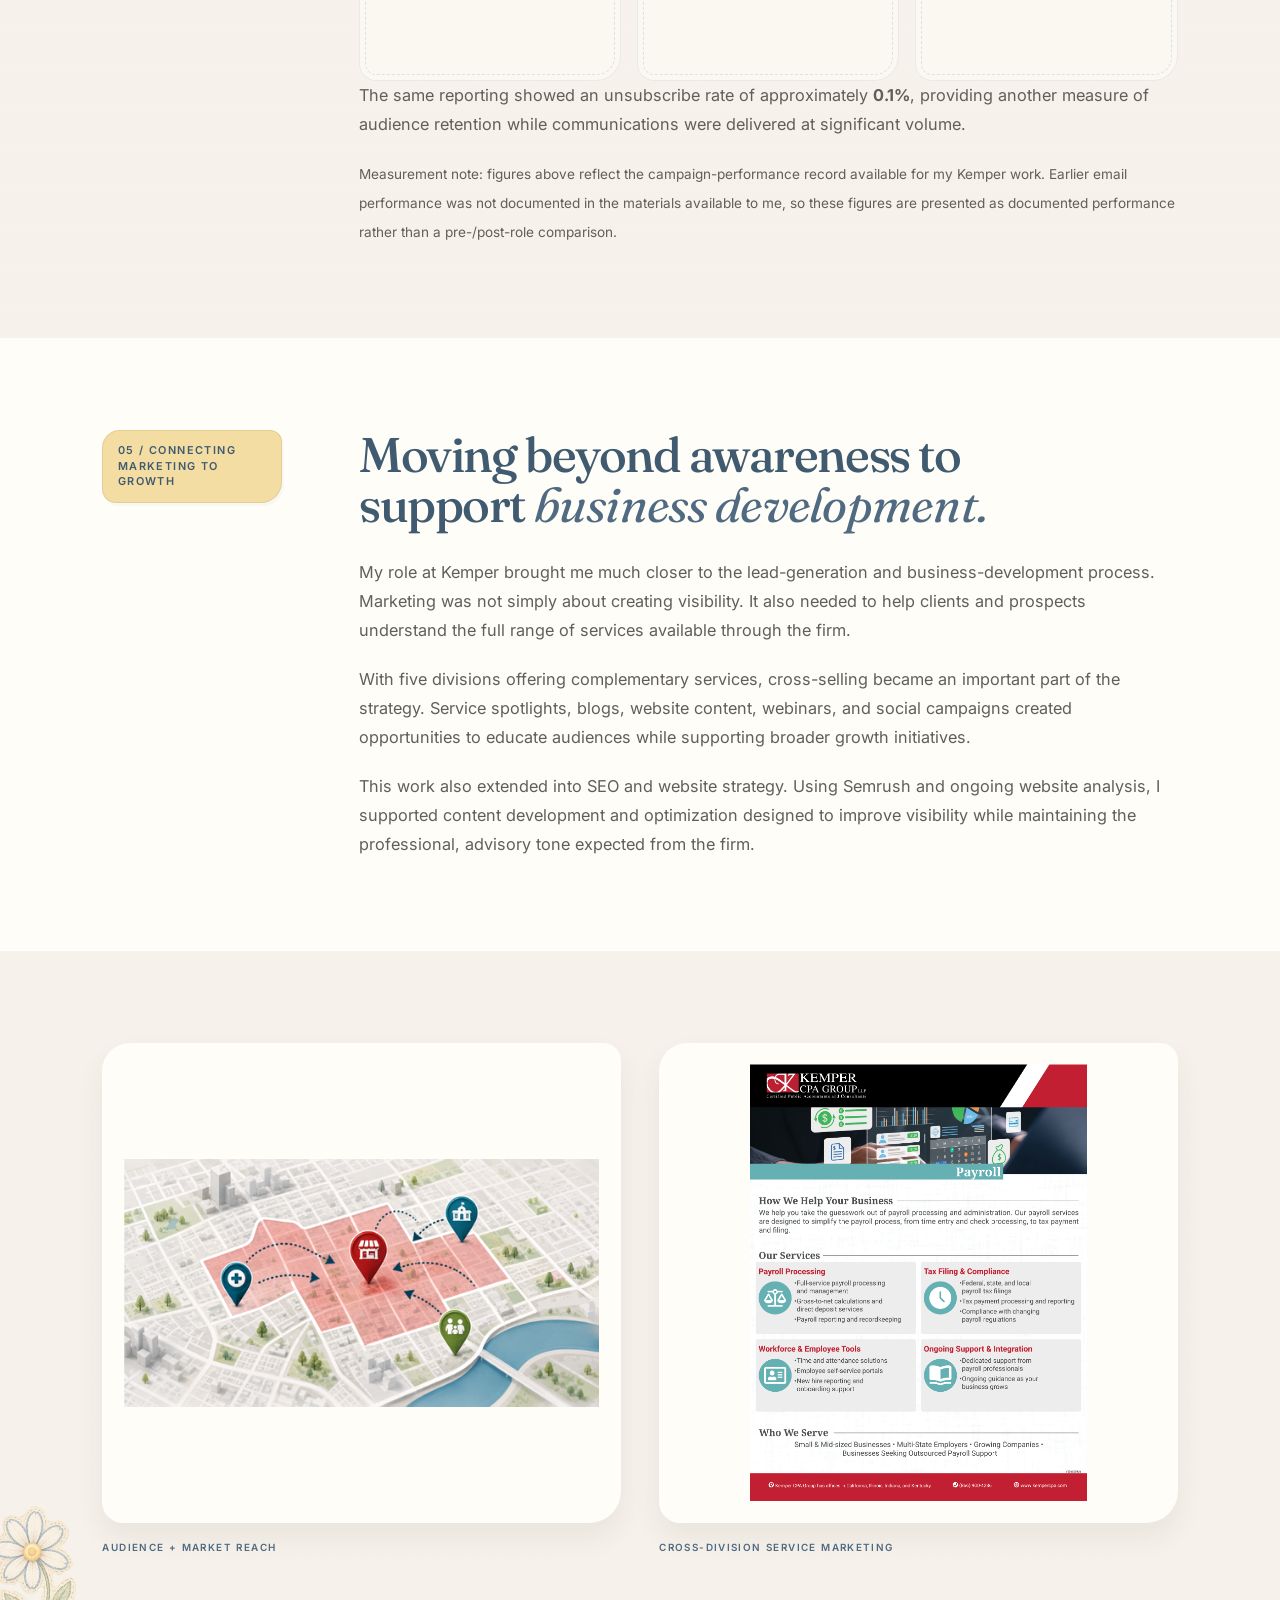
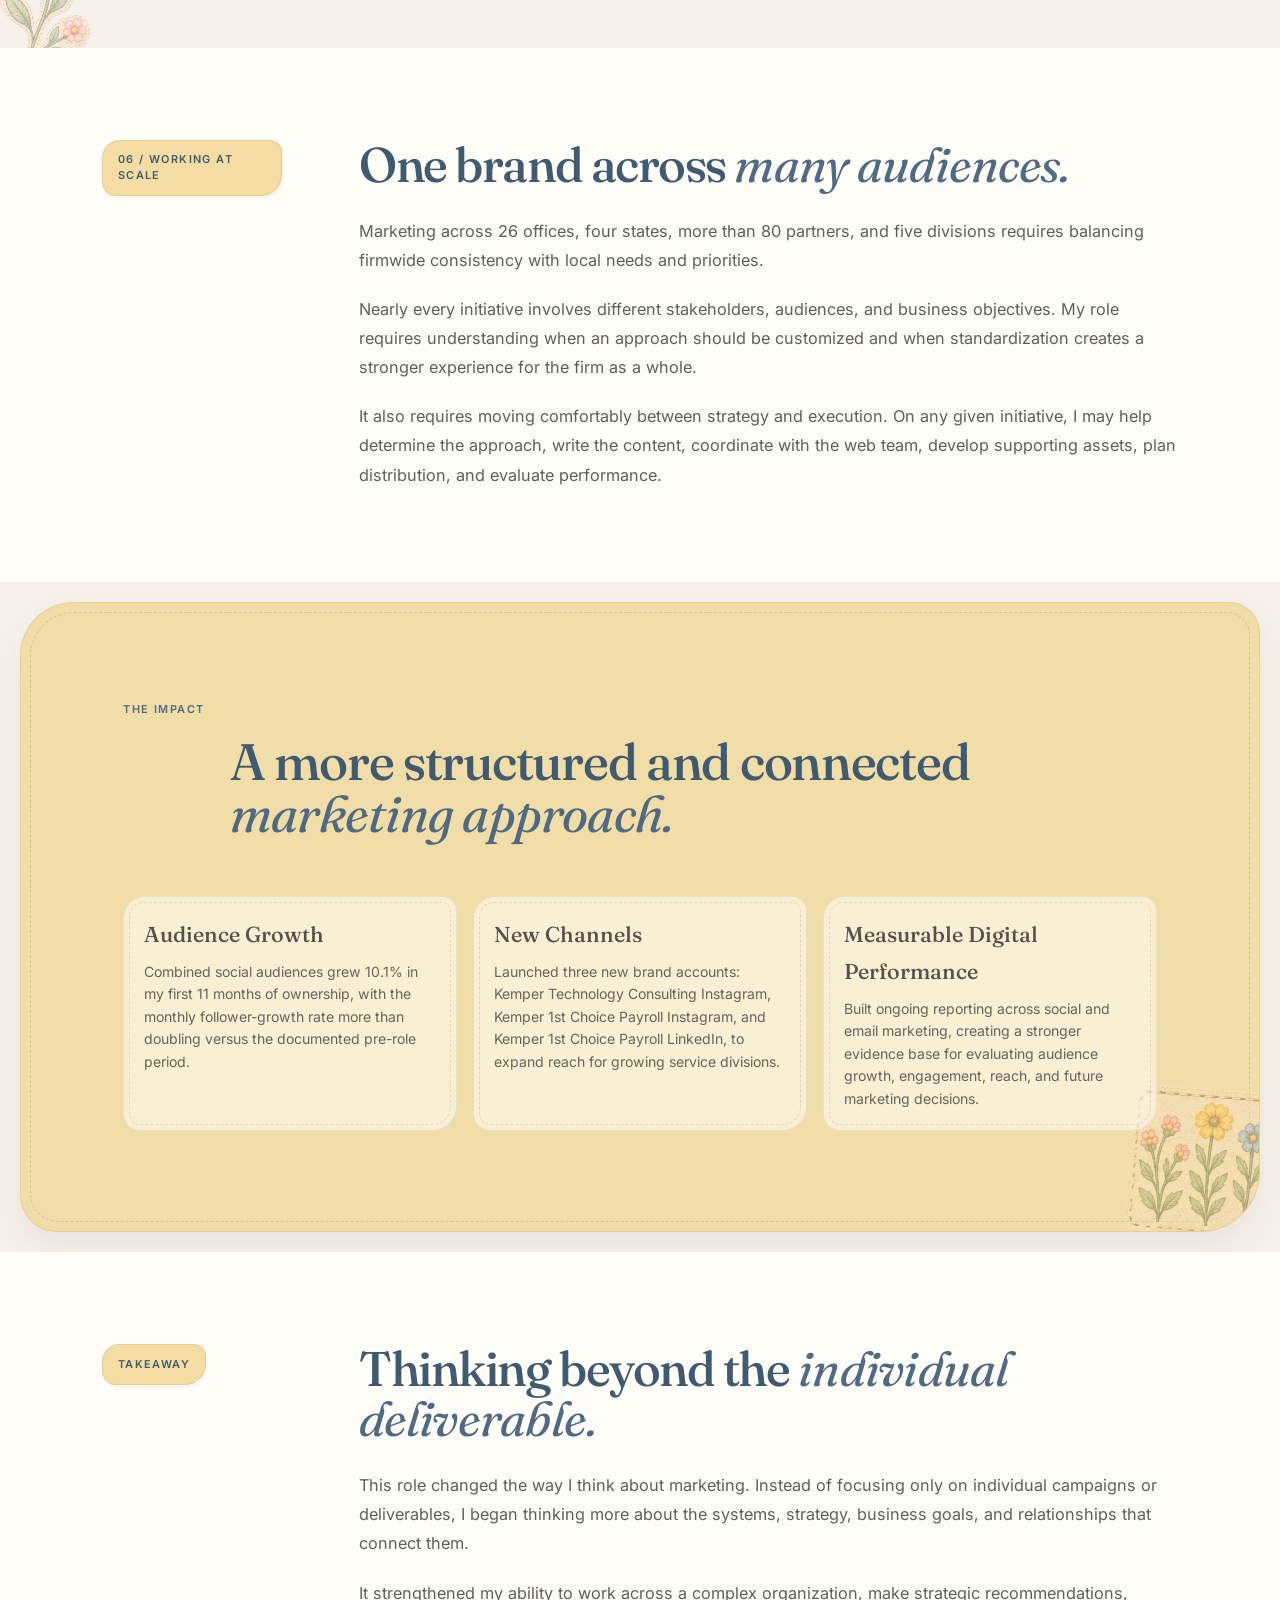
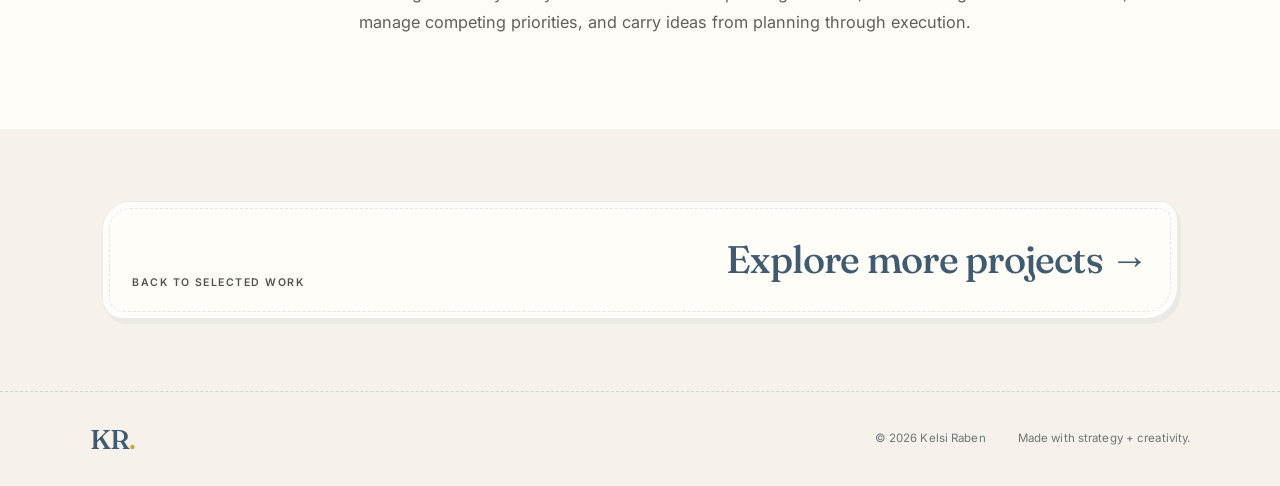
<file: kemper.html>
<!doctype html>
<html lang="en">

<head>
  <meta charset="utf-8">
  <meta name="viewport" content="width=device-width, initial-scale=1">

  <meta
    name="description"
    content="Kemper CPA Group marketing case study by Kelsi Raben."
  >

  <title>Kemper CPA Group | Kelsi Raben</title>

  <link rel="preconnect" href="https://fonts.googleapis.com">
  <link rel="preconnect" href="https://fonts.gstatic.com" crossorigin>

  <link
    href="https://fonts.googleapis.com/css2?family=Fraunces:opsz,wght@9..144,400;9..144,500;9..144,600&family=Inter:wght@400;500;600;700&display=swap"
    rel="stylesheet"
  >

  <link rel="stylesheet" href="styles.css">
  <link rel="stylesheet" href="quilt-inner-pages.css?v=1">
  <link rel="stylesheet" href="case-study-clarity.css">

<style>
  /* Larger evidence cards for social + email performance */
  .kemper-case .metric-grid > div {
    padding: 2.25rem;
    min-height: 15rem;
  }

  .kemper-case .metric-grid > div > strong {
    font-size: 150%;
    line-height: 1;
    display: block;
    margin-bottom: 1.25rem;
  }

  @media (max-width: 760px) {
    .kemper-case .metric-grid > div {
      padding: 1.75rem;
      min-height: auto;
    }
  }
</style>


<style>
  /* Primary navigation: Work dropdown */
  .site-header nav { overflow: visible; }

  .nav-work-dropdown {
    position: relative;
    display: flex;
    align-items: center;
  }

  .nav-work-trigger {
    display: flex;
    align-items: center;
  }

  .nav-work-trigger > a { white-space: nowrap; }

  .nav-work-toggle {
    appearance: none;
    border: 0;
    background: transparent;
    color: inherit;
    font: inherit;
    line-height: 1;
    padding: .35rem .15rem .35rem .2rem;
    margin: 0;
    cursor: pointer;
  }

  .nav-work-toggle span {
    display: inline-block;
    font-size: .72em;
    transition: transform .18s ease;
  }

  .nav-work-dropdown.is-open .nav-work-toggle span {
    transform: rotate(180deg);
  }

  .nav-work-menu {
    position: absolute;
    z-index: 1000;
    top: calc(100% + .7rem);
    left: 0;
    min-width: 15.5rem;
    padding: .55rem;
    background: #FAF7F0;
    border: 1px solid rgba(36,59,83,.18);
    border-radius: 1rem;
    box-shadow: 0 12px 30px rgba(36,59,83,.12);
    opacity: 0;
    visibility: hidden;
    transform: translateY(-.35rem);
    transition: opacity .18s ease, transform .18s ease, visibility .18s ease;
  }

  .nav-work-menu a {
    display: block;
    padding: .7rem .8rem;
    border-radius: .7rem;
    white-space: nowrap;
    text-decoration: none;
  }

  .nav-work-menu a:hover,
  .nav-work-menu a:focus-visible,
  .nav-work-menu a[aria-current="page"] {
    background: rgba(245,217,139,.28);
  }

  .nav-work-dropdown:hover .nav-work-menu,
  .nav-work-dropdown:focus-within .nav-work-menu,
  .nav-work-dropdown.is-open .nav-work-menu {
    opacity: 1;
    visibility: visible;
    transform: translateY(0);
  }

  @media (max-width:760px) {
    .nav-work-dropdown { position: static; }

    .nav-work-menu {
      top: 100%;
      left: 1rem;
      right: 1rem;
      min-width: 0;
      width: auto;
    }

    .nav-work-dropdown:hover .nav-work-menu {
      opacity: 0;
      visibility: hidden;
      transform: translateY(-.35rem);
    }

    .nav-work-dropdown.is-open .nav-work-menu,
    .nav-work-dropdown:focus-within .nav-work-menu {
      opacity: 1;
      visibility: visible;
      transform: translateY(0);
    }

    .nav-work-menu a { white-space: normal; }
  }
</style>

</head>

<body class="kemper-case">

<header class="site-header">

  <a class="brand" href="index.html" aria-label="Kelsi Raben home">
    KR<span>.</span>
  </a>

  <nav aria-label="Primary navigation">

    <div class="nav-work-dropdown">
      <div class="nav-work-trigger">
        <a href="index.html#work">Work</a>
        <button
          class="nav-work-toggle"
          type="button"
          aria-expanded="false"
          aria-controls="work-dropdown-menu"
          aria-label="Show work menu"
        >
          <span aria-hidden="true">▾</span>
        </button>
      </div>

      <div class="nav-work-menu" id="work-dropdown-menu">
        <a href="kemper.html" aria-current="page">Kemper CPA Group LLP</a>
        <a href="otters.html">The Evansville Otters</a>
        <a href="pacific-press.html">Pacific Press Holdings, LLC</a>
      </div>
    </div>

    <a href="insights.html">Insights</a>
    <a href="index.html#about">About</a>
    <a href="index.html#archive">Archive</a>
    <a href="index.html#contact">Contact</a>

  </nav>

  <a
    class="header-resume"
    href="https://drive.google.com/file/d/1_3G-CopvulR7AfWnT0i8KyUKsL6dZv-2/view"
    target="_blank"
    rel="noopener noreferrer"
  >
    Resume ↗
  </a>

</header>


<main class="case-study">


  <!-- HERO -->

  <section class="case-hero">

    <div class="case-hero-copy">

      <a class="back-link" href="index.html#work">
        ← Back to selected work
      </a>

      <p class="eyebrow">
        Professional Services Marketing
      </p>

      <h1>
        Building a marketing function for a growing
        <em>professional services firm.</em>
      </h1>

      <p class="case-lede">
        As the first employee hired solely to focus on marketing at
        Kemper CPA Group, I helped bring more structure, consistency,
        and strategy to marketing across a complex, multi-office organization,
        while building measurable audience growth across the firm's social channels.
      </p>

      <div class="case-meta">

        <div>
          <span>Organization</span>
          <strong>Kemper CPA Group LLP</strong>
        </div>

        <div>
          <span>Role</span>
          <strong>Marketing</strong>
        </div>

        <div>
          <span>Focus</span>
          <strong>Strategy, Digital, Content + Growth</strong>
        </div>

      </div>

    </div>


    <div class="case-hero-visual kemper-hero-visual">

      <img
        src="assets/kemper/kemper-hero.png"
        alt="Selection of marketing work created for Kemper CPA Group"
      >

    </div>

  </section>



  <!-- AT A GLANCE -->
  <section class="case-overview" aria-label="Kemper marketing project at a glance">
    <div class="case-overview-heading">
      <p class="eyebrow">The work, at a glance</p>
      <h2>One marketing role. <em>Five divisions and many audiences.</em></h2>
      <p>Working with the Director of Growth, I managed much of the day-to-day marketing execution while helping make content planning, channel management, and performance reporting more consistent.</p>
    </div>
    <div class="case-overview-grid">
      <div><span>01 / The challenge</span><strong>Make marketing more connected</strong><p>Support distinct service lines and offices without losing a consistent firmwide identity.</p></div>
      <div><span>02 / My hands-on work</span><strong>Plan, create, publish, report</strong><p>Own recurring social activity, develop content, coordinate digital assets, and track results across channels.</p></div>
      <div><span>03 / Documented growth</span><strong>+552 followers · 10.1%</strong><p>Combined growth across three tracked established brands, October 2025 baseline through September 2026.</p></div>
      <div><span>04 / Measurement scope</span><strong>13,976 engagements</strong><p>Tracked January through September 2026. No pre-role engagement baseline is available for a direct comparison.</p></div>
    </div>
    <a class="case-jump" href="#kemper-evidence">Explore the work and results ↓</a>
  </section>


  <!-- 01 / THE OPPORTUNITY -->

  <section class="case-section">

    <div class="case-label">
      01 / The Opportunity
    </div>

    <div class="case-copy">

      <h2>
        A strong organization with
        <em>untapped marketing potential.</em>
      </h2>

      <p>
        Kemper CPA Group already had the scale, expertise, and service
        depth of a large professional services firm. With 26 offices,
        more than 400 employees, more than 80 partners, and five divisions,
        the organization also had significant opportunity to take a more
        intentional approach to marketing.
      </p>

      <p>
        When I joined Kemper, I became the first employee hired solely
        to focus on marketing. Working closely with the Director of Growth,
        I helped shape strategy while independently managing and executing
        much of the firm's day-to-day marketing activity.
      </p>

      <div class="role-list">

        <span>Marketing Strategy</span>
        <span>Content</span>
        <span>Social Media</span>
        <span>Email Marketing</span>
        <span>SEO</span>
        <span>Website</span>
        <span>Lead Generation</span>
        <span>Cross-Selling</span>
        <span>Brand Operations</span>

      </div>

    </div>

  </section>



  <!-- SOCIAL + SERVICE MARKETING -->

  <section class="case-section full-bleed-section" id="kemper-evidence">

    <div class="split-image">

      <img
        src="assets/kemper/New Partner Graphic 6-2026.png"
        alt="Kemper CPA Group social media graphic welcoming new partners"
      >

      <img
        src="assets/kemper/Accounting & Bookkeeping - V001SS0426.png"
        alt="Kemper CPA Group Accounting and Bookkeeping service sheet"
      >

    </div>

    <div class="caption-row">

      <span>
        Strategic Social Content
      </span>

      <span>
        Service Marketing
      </span>

    </div>

  </section>



  <!-- 02 / CREATING STRUCTURE -->

  <section class="case-section">

    <div class="case-label">
      02 / Creating Structure
    </div>

    <div class="case-copy">

      <h2>
        Turning individual efforts into a more
        <em>intentional system.</em>
      </h2>

      <p>
        One of the clearest opportunities was creating more consistency
        across recurring marketing activity. After joining Kemper in November 2025,
        I became the primary owner of social media across the firm's brands,
        introducing more intentional content planning, regular scheduling,
        service-focused campaigns, and ongoing performance reporting.
      </p>

      <p>
        I also expanded the firm's channel presence by launching the
        Kemper Technology Consulting Instagram, Kemper Professional Recruiting
        Instagram, and Kemper Professional Recruiting LinkedIn accounts.
        This gave two growing divisions dedicated platforms for building
        awareness, sharing expertise, and reaching more relevant audiences.
      </p>

      <p>
        Instead of treating channels independently, I began connecting
        social media, email, blogs, website content, recruiting, events,
        and service-line initiatives so they could support one another and
        tell a more consistent story.
      </p>

      <p>
        I also established repeatable processes for recurring brand needs,
        including employee headshots, apparel logo requests, promotional
        items, and business cards. These systems created greater consistency
        while making it easier to support a large, decentralized organization.
      </p>

    </div>

  </section>



  <!-- DIGITAL MARKETING -->

  <section class="gallery-dark">

    <div class="gallery-heading">

      <p class="eyebrow">
        Digital Marketing
      </p>

      <h2>
        Connecting content,
        <em>search, and strategy.</em>
      </h2>

    </div>


    <div class="gallery-grid three">

      <figure>
        <img
          src="assets/kemper/Kemper Connect -website-mockup.png"
          alt="Kemper Connect webinar landing page shown across desktop, tablet, laptop, and mobile devices"
        >
      </figure>

      <figure>
        <img
          src="assets/kemper/Blog 7-28-2026.png"
          alt="Kemper CPA Group blog graphic about the 2026 standard mileage rate"
        >
      </figure>

      <figure>
        <img
          src="assets/kemper/Did you receive a letter from the IRS (3).png"
          alt="Kemper CPA Group tax content graphic about intellectual property and tax impact"
        >
      </figure>

    </div>

  </section>



  <!-- 03 / MEASURABLE SOCIAL GROWTH -->

  <section class="case-results">

    <p class="eyebrow">
      03 / Measurable Social Growth
    </p>

    <h2>
      Building the audience
      <em>and documenting the results.</em>
    </h2>

    <p>
      During my first 11 months of channel ownership, the tracked established
      social audiences grew. The figures below show the documented scale,
      timeframe, and platform coverage rather than attributing every result
      to any single post or campaign.
    </p>

    <div class="result-grid metric-grid">

      <div>
        <strong>+552</strong>
        <span>
          Combined followers added across Kemper CPA Group LLP, Kemper Technology Consulting, and Kemper 1st Choice Payroll from the
          October 2025 baseline through September 2026, a 10.1% increase.
        </span>
      </div>

      <div>
        <strong>+129%</strong>
        <span>
          Increase in the average monthly follower-growth rate compared
          with the documented period before I assumed social media ownership.
        </span>
      </div>

      <div>
        <strong>125,872</strong>
        <span>
          Documented social impressions generated from January through
          September 2026 across tracked Facebook, LinkedIn, and Instagram content.
        </span>
      </div>

    </div>

    <div class="result-grid metric-grid">

      <div>
        <strong>+8.7%</strong>
        <span>
          Kemper CPA Group audience growth, adding 452 followers to the firm's
          largest established social audience.
        </span>
      </div>

      <div>
        <strong>+52.1%</strong>
        <span>
          Kemper Technology Consulting audience growth during the same period, alongside the launch
          of a new Instagram presence.
        </span>
      </div>

      <div>
        <strong>+28.7%</strong>
        <span>
          Kemper 1st Choice Payroll audience growth while expanding the division with new
          Instagram and LinkedIn accounts.
        </span>
      </div>

    </div>

    <p>
      From January through September 2026, tracked content also generated
      <strong>13,976 engagements</strong> and
      <strong>10,190 documented clicks</strong>. Instagram click data was
      not provided by the platform, so the click total reflects only
      documented results.
    </p>

    <p>
      <small>
        Measurement note: follower growth compares the end-of-October 2025
        baseline with September 2026. Detailed post-level performance tracking
        begins in January 2026, so pre-role engagement and impression
        comparisons are not available.
      </small>
    </p>

  </section>



  <!-- 04 / EMAIL MARKETING PERFORMANCE -->

  <section class="case-section">

    <div class="case-label">
      04 / Email Marketing Performance
    </div>

    <div class="case-copy">

      <h2>
        Reaching clients and prospects with
        <em>measurable engagement.</em>
      </h2>

      <p>
        Email marketing was another important part of the firm's digital
        communication mix. Campaign reporting provided a direct view into
        how audiences were responding to content distributed at scale.
      </p>

      <div class="result-grid metric-grid">

        <div>
          <strong>
            1.14M+
          </strong>

          <span>
            Emails sent across the documented campaign record.
          </span>
        </div>

        <div>
          <strong>
            40.7%
          </strong>

          <span>
            Average open rate across the documented campaign record.
          </span>
        </div>

        <div>
          <strong>
            1.8%
          </strong>

          <span>
            Average click rate across documented email campaigns.
          </span>
        </div>

      </div>

      <p>
        The same reporting showed an unsubscribe rate of approximately
        <strong>0.1%</strong>, providing another measure of audience retention
        while communications were delivered at significant volume.
      </p>

      <p>
        <small>
          Measurement note: figures above reflect the campaign-performance
          record available for my Kemper work. Earlier email performance
          was not documented in the materials available to me, so these
          figures are presented as documented performance rather than a
          pre-/post-role comparison.
        </small>
      </p>

    </div>

  </section>



  <!-- 05 / CONNECTING MARKETING TO GROWTH -->

  <section class="case-section">

    <div class="case-label">
      05 / Connecting Marketing to Growth
    </div>

    <div class="case-copy">

      <h2>
        Moving beyond awareness to support
        <em>business development.</em>
      </h2>

      <p>
        My role at Kemper brought me much closer to the lead-generation
        and business-development process. Marketing was not simply about
        creating visibility. It also needed to help clients and prospects
        understand the full range of services available through the firm.
      </p>

      <p>
        With five divisions offering complementary services, cross-selling
        became an important part of the strategy. Service spotlights, blogs,
        website content, webinars, and social campaigns created opportunities
        to educate audiences while supporting broader growth initiatives.
      </p>

      <p>
        This work also extended into SEO and website strategy. Using Semrush
        and ongoing website analysis, I supported content development and
        optimization designed to improve visibility while maintaining the
        professional, advisory tone expected from the firm.
      </p>

    </div>

  </section>



  <!-- AUDIENCE + SERVICE DIVERSITY -->

  <section class="case-section full-bleed-section">

    <div class="split-image">

      <img
        src="assets/kemper/8-11-2026.png"
        alt="Kemper CPA Group graphic illustrating reach across multiple markets and audiences"
      >

      <img
        src="assets/kemper/Payroll - V006SS0426.png"
        alt="Kemper 1st Choice Payroll service marketing piece"
      >

    </div>

    <div class="caption-row">

      <span>
        Audience + Market Reach
      </span>

      <span>
        Cross-Division Service Marketing
      </span>

    </div>

  </section>



  <!-- 06 / WORKING AT SCALE -->

  <section class="case-section">

    <div class="case-label">
      06 / Working at Scale
    </div>

    <div class="case-copy">

      <h2>
        One brand across
        <em>many audiences.</em>
      </h2>

      <p>
        Marketing across 26 offices, four states, more than 80 partners,
        and five divisions requires balancing firmwide consistency with
        local needs and priorities.
      </p>

      <p>
        Nearly every initiative involves different stakeholders, audiences,
        and business objectives. My role requires understanding when an
        approach should be customized and when standardization creates a
        stronger experience for the firm as a whole.
      </p>

      <p>
        It also requires moving comfortably between strategy and execution.
        On any given initiative, I may help determine the approach, write
        the content, coordinate with the web team, develop supporting assets,
        plan distribution, and evaluate performance.
      </p>

    </div>

  </section>



  <!-- IMPACT -->

  <section class="case-results">

    <p class="eyebrow">
      The Impact
    </p>

    <h2>
      A more structured and connected
      <em>marketing approach.</em>
    </h2>


    <div class="result-grid">

      <div>

        <strong>
          Audience Growth
        </strong>

        <span>
          Combined social audiences grew 10.1% in my first 11 months
          of ownership, with the monthly follower-growth rate more than
          doubling versus the documented pre-role period.
        </span>

      </div>


      <div>

        <strong>
          New Channels
        </strong>

        <span>
          Launched three new brand accounts: Kemper Technology Consulting Instagram,
          Kemper 1st Choice Payroll Instagram, and Kemper 1st Choice Payroll LinkedIn, to expand reach for
          growing service divisions.
        </span>

      </div>


      <div>

        <strong>
          Measurable Digital Performance
        </strong>

        <span>
          Built ongoing reporting across social and email marketing,
          creating a stronger evidence base for evaluating audience growth,
          engagement, reach, and future marketing decisions.
        </span>

      </div>

    </div>

  </section>



  <!-- TAKEAWAY -->

  <section class="case-section">

    <div class="case-label">
      Takeaway
    </div>

    <div class="case-copy">

      <h2>
        Thinking beyond the
        <em>individual deliverable.</em>
      </h2>

      <p>
        This role changed the way I think about marketing. Instead of
        focusing only on individual campaigns or deliverables, I began
        thinking more about the systems, strategy, business goals, and
        relationships that connect them.
      </p>

      <p>
        It strengthened my ability to work across a complex organization,
        make strategic recommendations, manage competing priorities, and
        carry ideas from planning through execution.
      </p>

    </div>

  </section>



  <!-- NEXT PROJECT -->

  <section class="case-next">

    <a href="index.html#work">

      <span>
        Back to selected work
      </span>

      <strong>
        Explore more projects →
      </strong>

    </a>

  </section>

</main>


<footer>

  <div class="footer-brand">
    KR<span>.</span>
  </div>

  <span>
    © <span id="year"></span> Kelsi Raben
  </span>

  <span>
    Made with strategy + creativity.
  </span>

</footer>


<script src="script.js"></script>


<script>
  (() => {
    const dropdown = document.querySelector('.nav-work-dropdown');
    const toggle = document.querySelector('.nav-work-toggle');

    if (!dropdown || !toggle) return;

    const closeMenu = () => {
      dropdown.classList.remove('is-open');
      toggle.setAttribute('aria-expanded', 'false');
    };

    toggle.addEventListener('click', (event) => {
      event.stopPropagation();
      const isOpen = dropdown.classList.toggle('is-open');
      toggle.setAttribute('aria-expanded', String(isOpen));
    });

    document.addEventListener('click', (event) => {
      if (!dropdown.contains(event.target)) closeMenu();
    });

    document.addEventListener('keydown', (event) => {
      if (event.key === 'Escape') {
        closeMenu();
        toggle.focus();
      }
    });
  })();
</script>

</body>

</html>
</file>
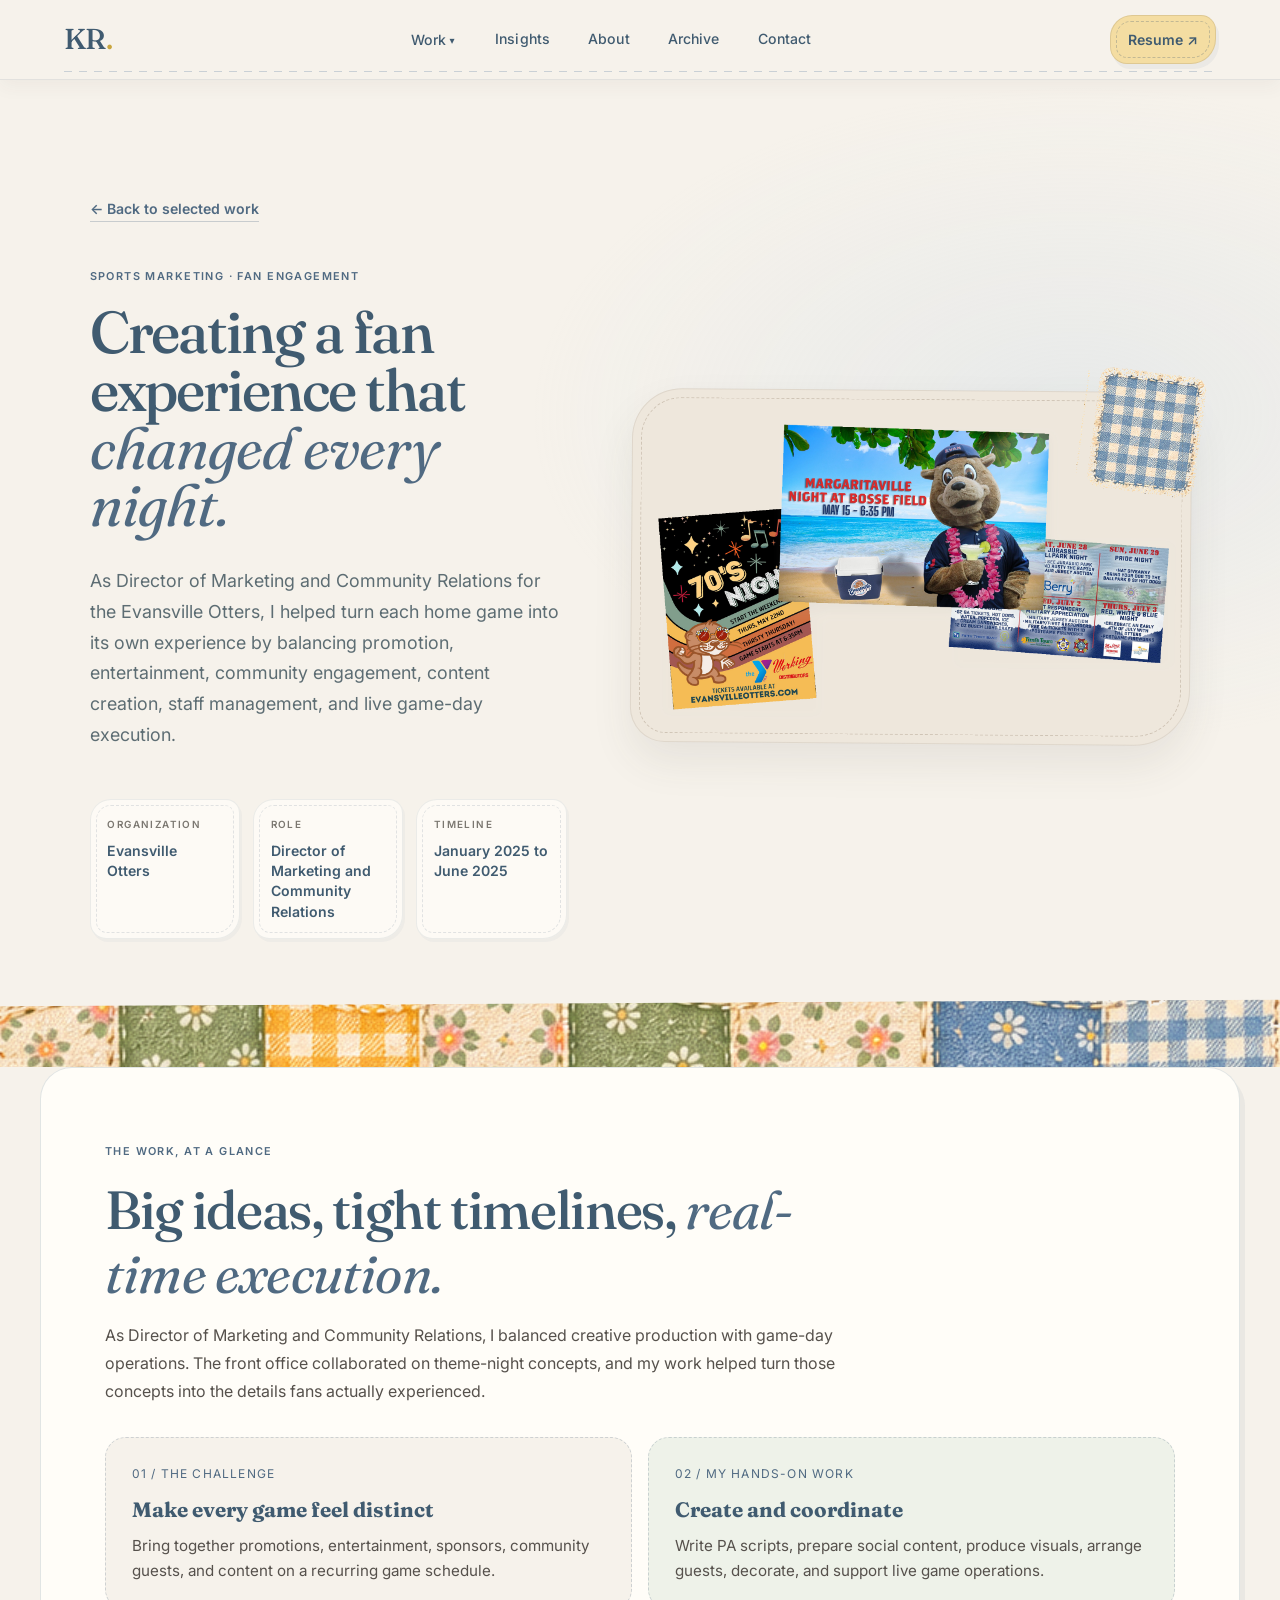
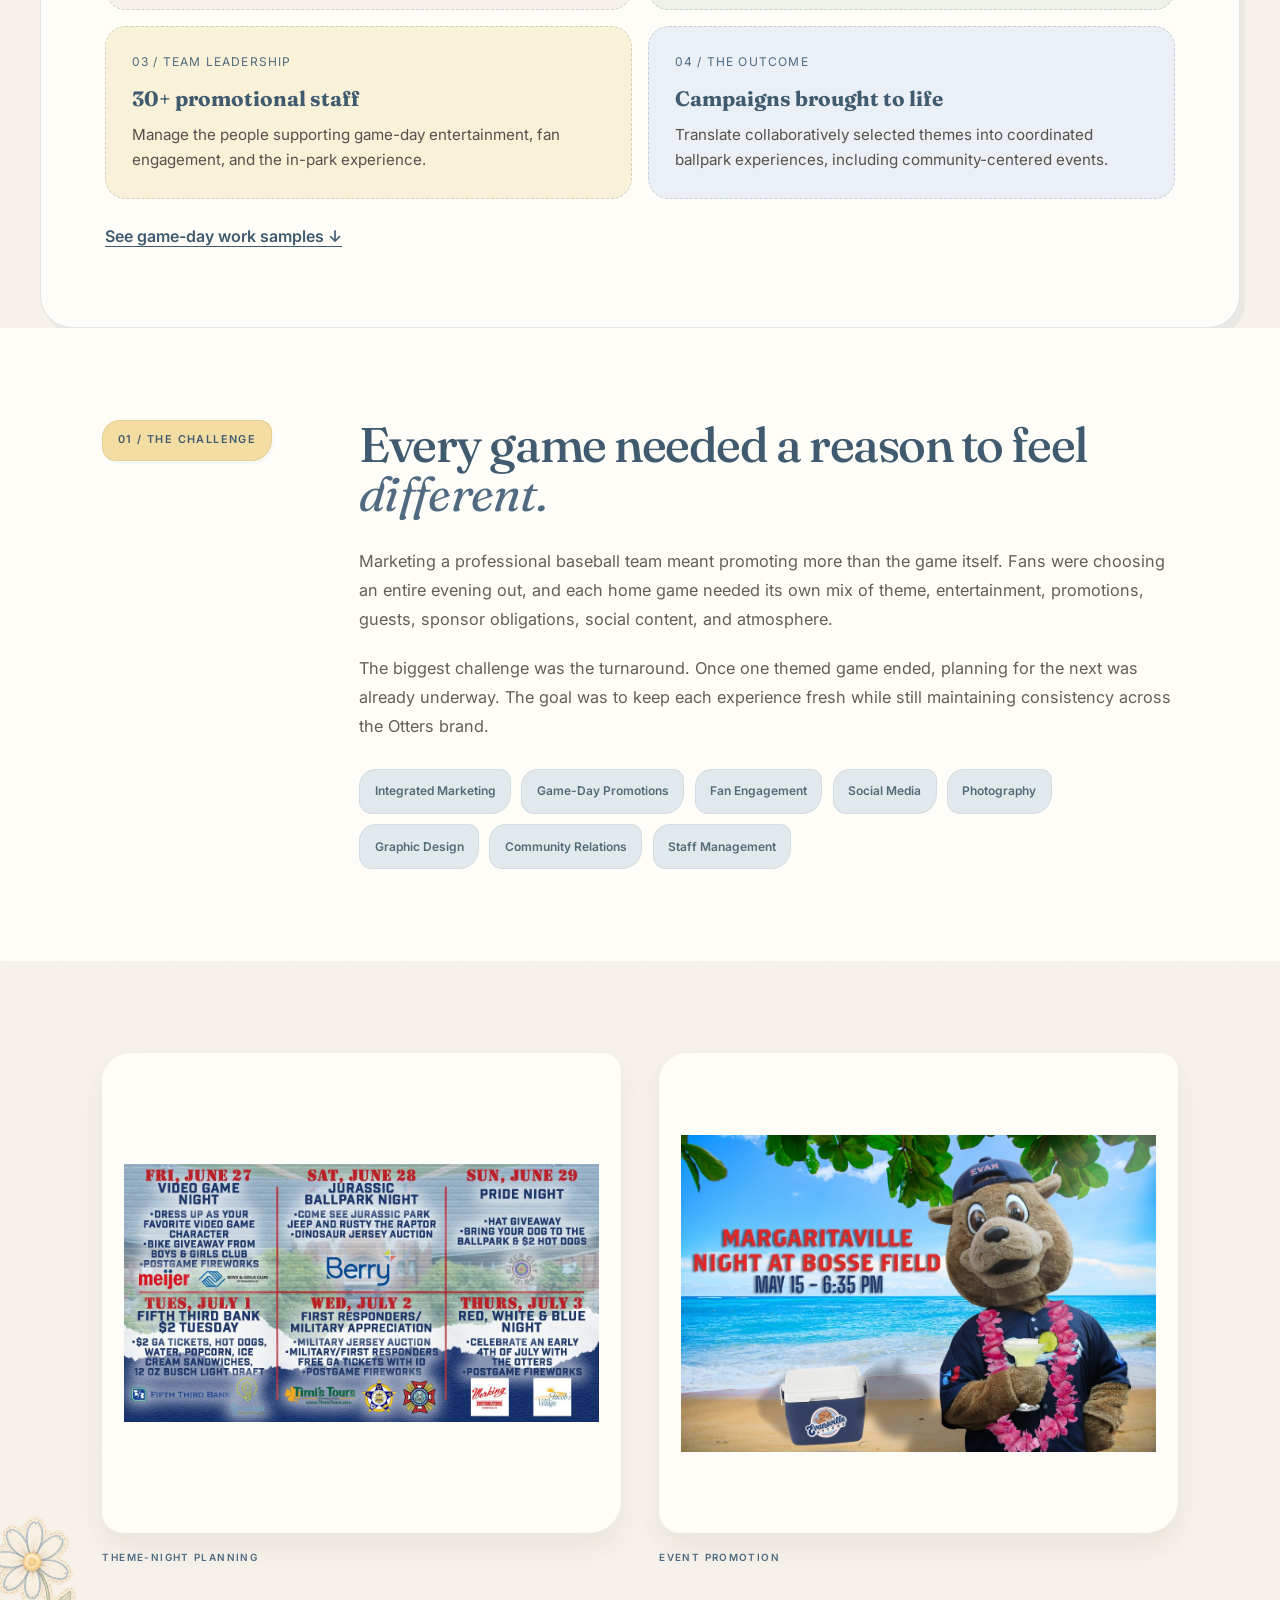
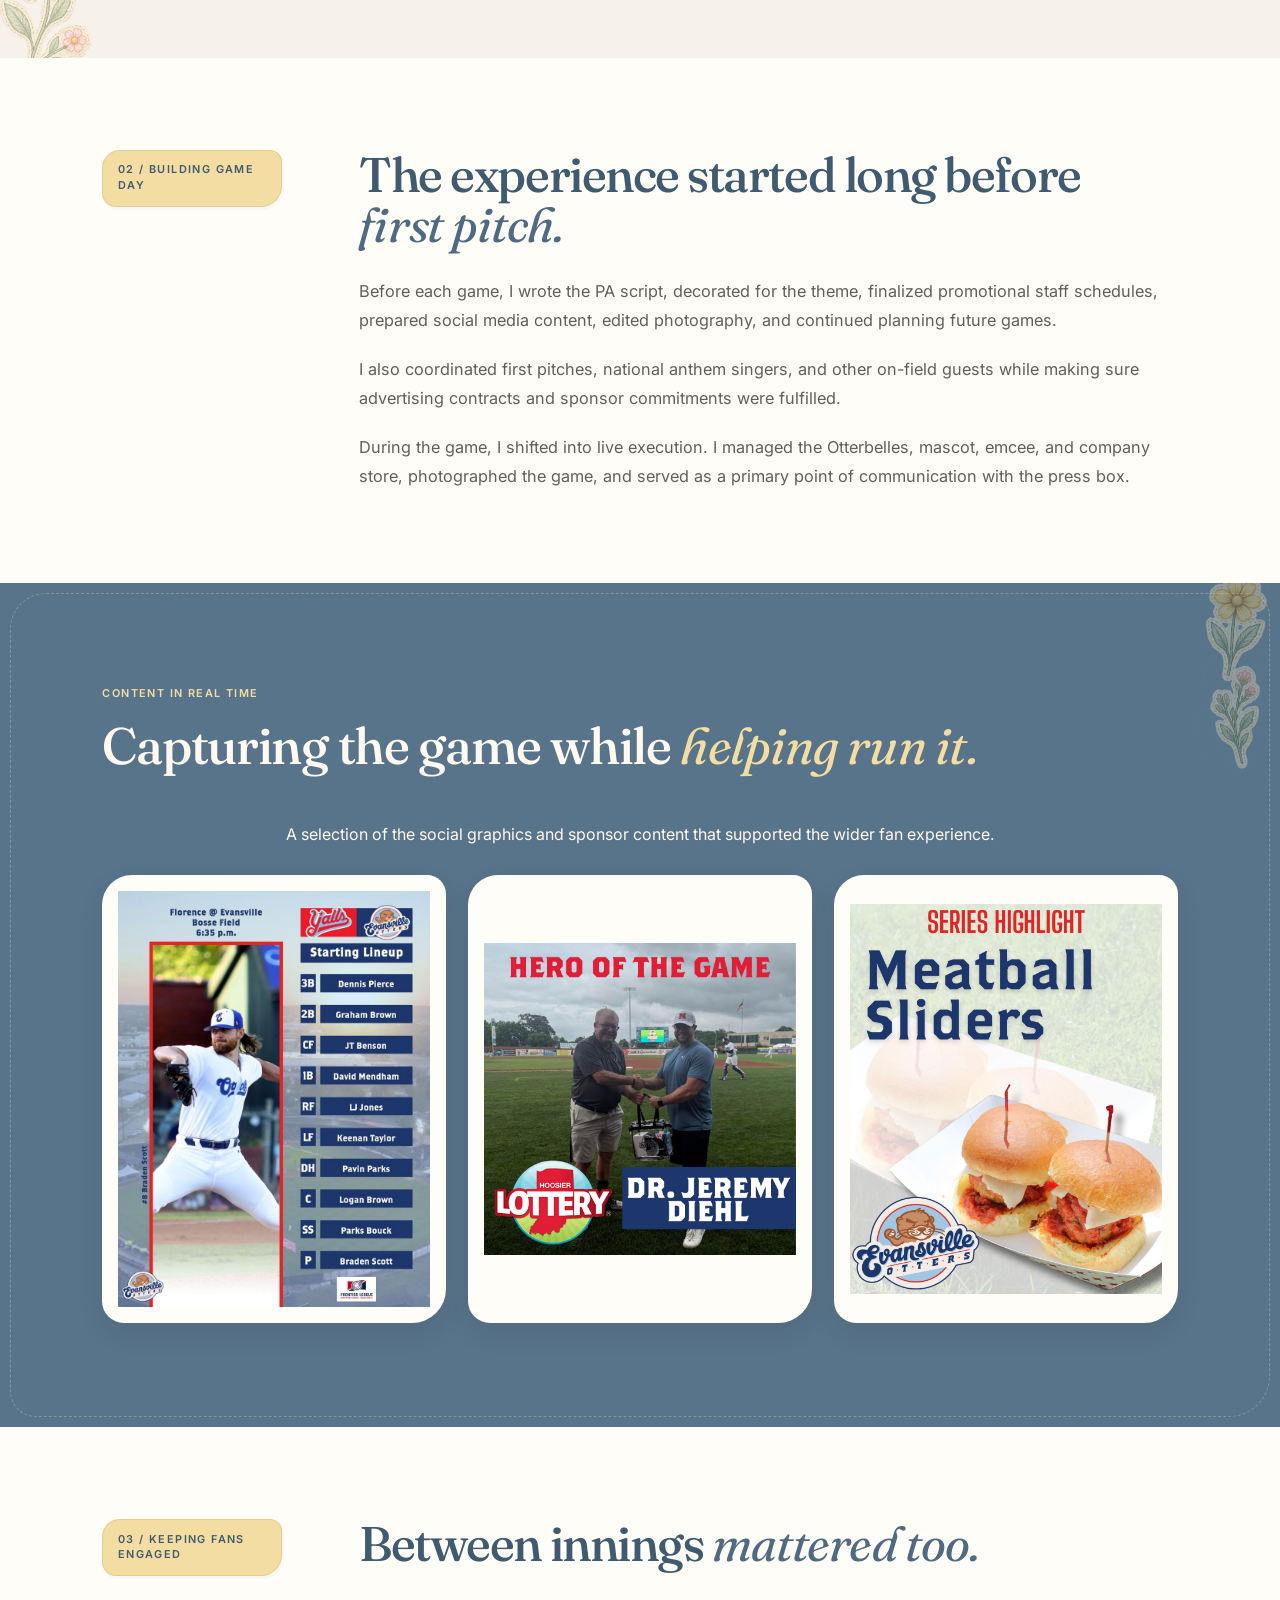
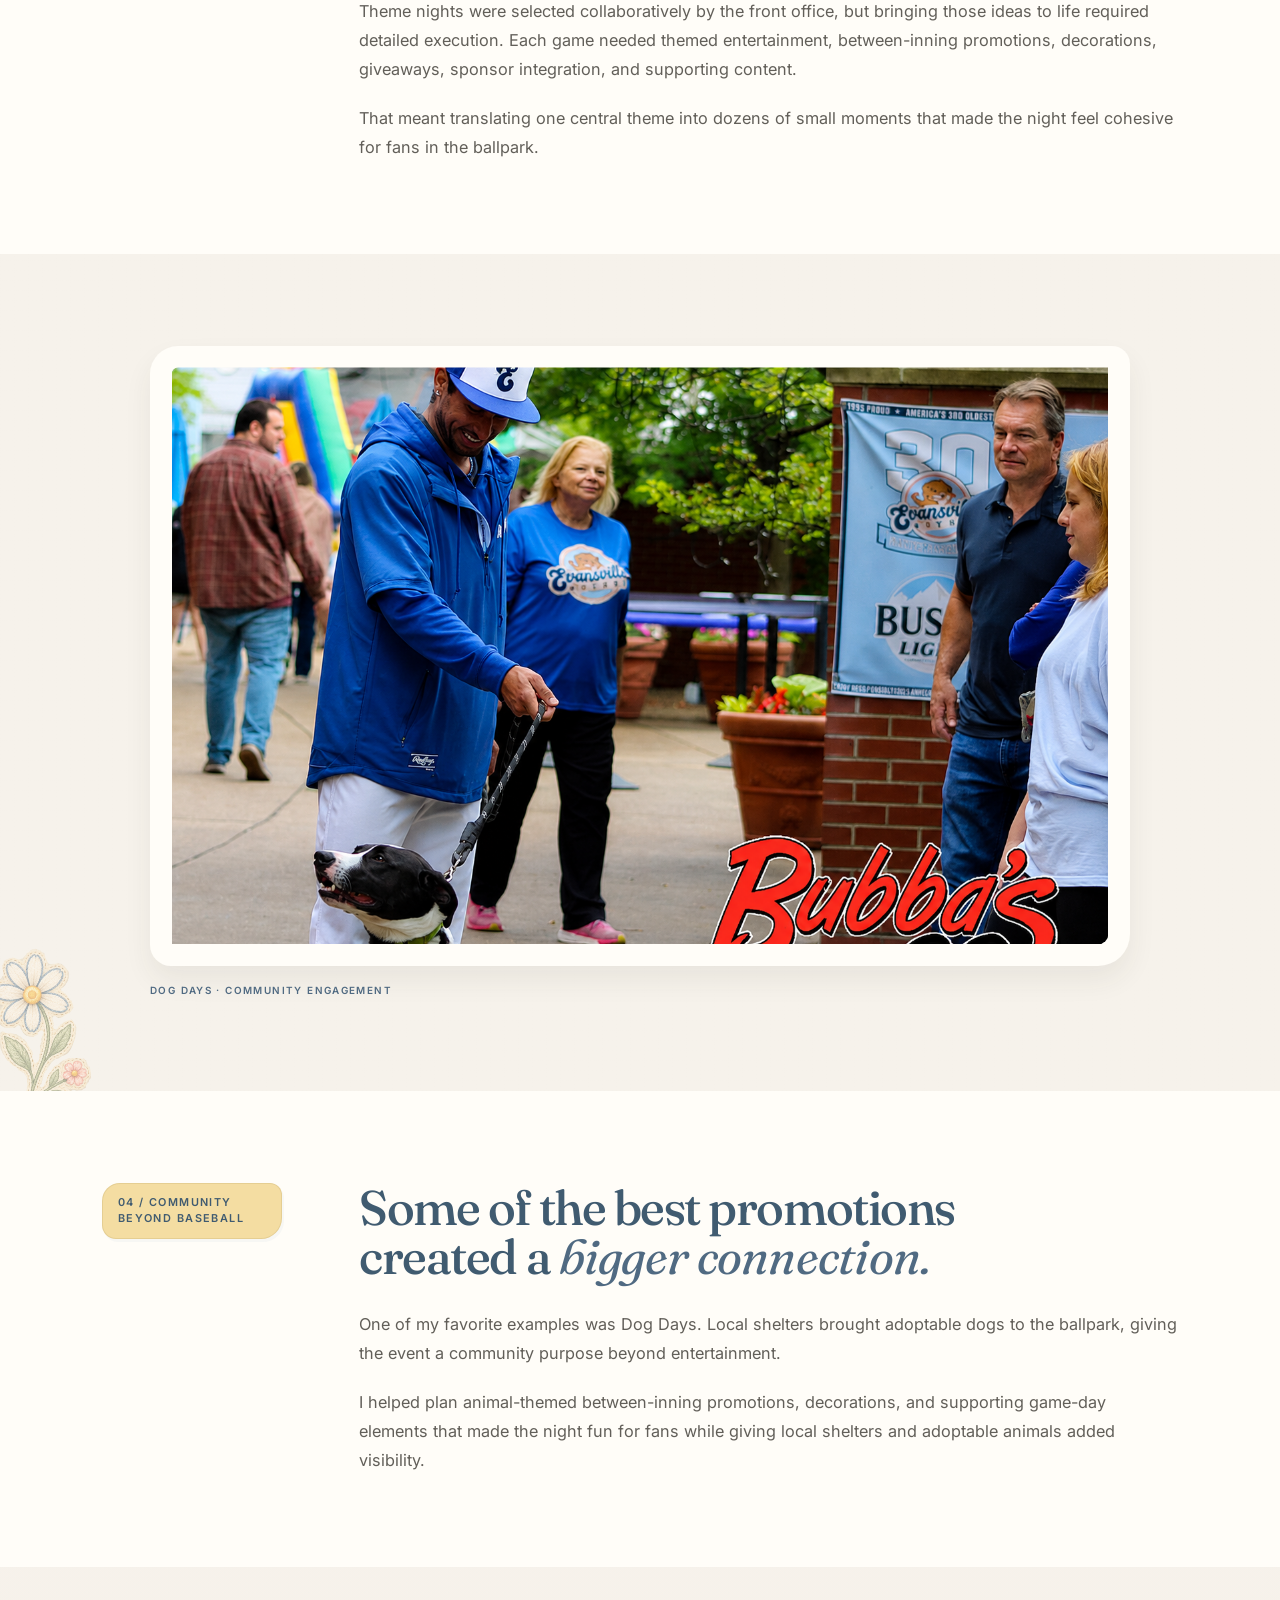
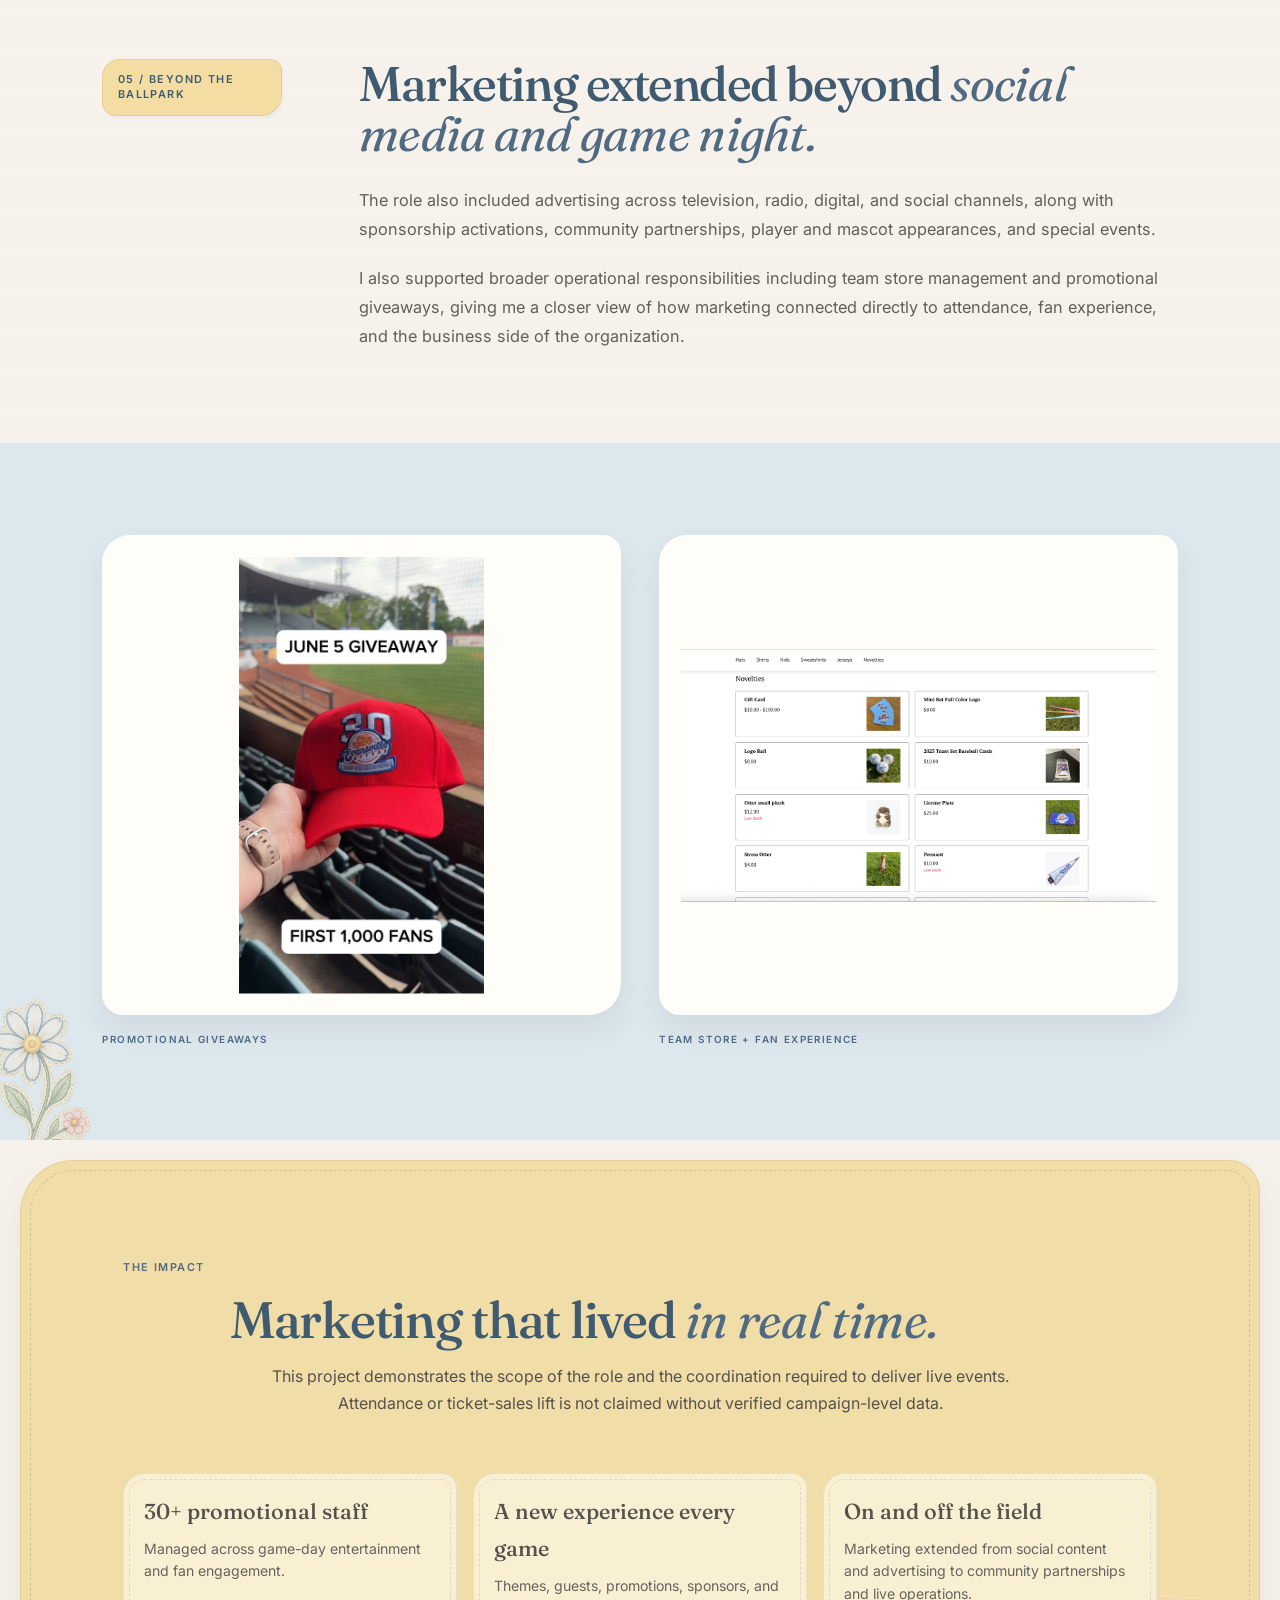
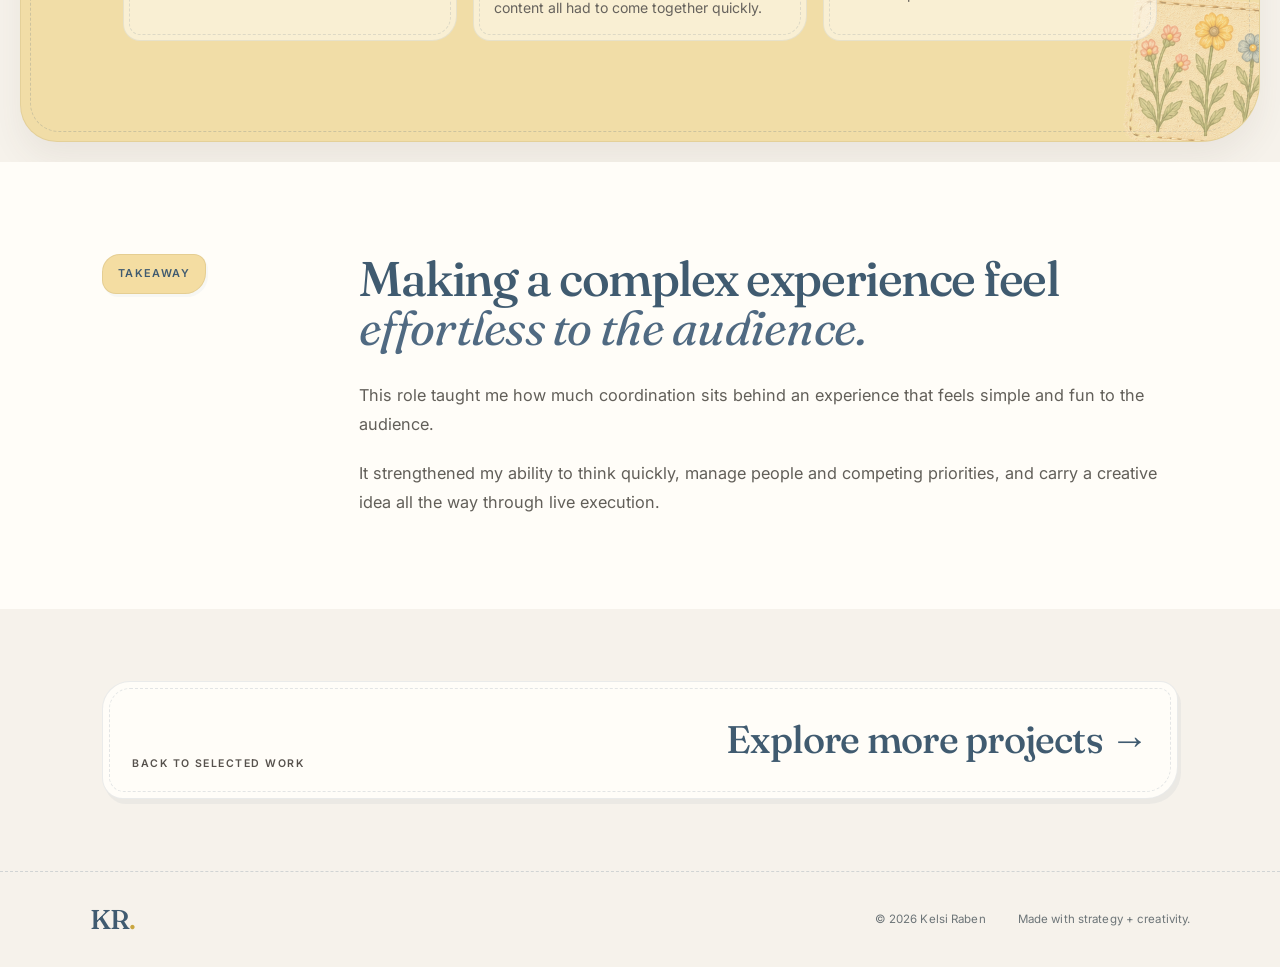
<file: otters.html>
<!doctype html>
<html lang="en">

<head>
  <meta charset="utf-8">
  <meta name="viewport" content="width=device-width, initial-scale=1">

  <meta
    name="description"
    content="Evansville Otters marketing and fan engagement case study by Kelsi Raben."
  >

  <title>Evansville Otters | Kelsi Raben</title>

  <link rel="preconnect" href="https://fonts.googleapis.com">
  <link rel="preconnect" href="https://fonts.gstatic.com" crossorigin>

  <link
    href="https://fonts.googleapis.com/css2?family=Fraunces:opsz,wght@9..144,400;9..144,500;9..144,600&family=Inter:wght@400;500;600;700&display=swap"
    rel="stylesheet"
  >

  <link rel="stylesheet" href="styles.css">
  <link rel="stylesheet" href="quilt-inner-pages.css?v=1">
  <link rel="stylesheet" href="case-study-clarity.css">

<style>
  /* Primary navigation : Work dropdown */
  .site-header nav { overflow: visible; }
  .nav-work-dropdown { position: relative; display: flex; align-items: center; }
  .nav-work-trigger { display: flex; align-items: center; }
  .nav-work-trigger > a { white-space: nowrap; }

  .nav-work-toggle {
    appearance: none;
    border: 0;
    background: transparent;
    color: inherit;
    font: inherit;
    line-height: 1;
    padding: .35rem .15rem .35rem .2rem;
    margin: 0;
    cursor: pointer;
  }

  .nav-work-toggle span {
    display: inline-block;
    font-size: .72em;
    transition: transform .18s ease;
  }

  .nav-work-dropdown.is-open .nav-work-toggle span { transform: rotate(180deg); }

  .nav-work-menu {
    position: absolute;
    z-index: 1000;
    top: calc(100% + .7rem);
    left: 0;
    min-width: 15.5rem;
    padding: .55rem;
    background: #FAF7F0;
    border: 1px solid rgba(36,59,83,.18);
    border-radius: 1rem;
    box-shadow: 0 12px 30px rgba(36,59,83,.12);
    opacity: 0;
    visibility: hidden;
    transform: translateY(-.35rem);
    transition: opacity .18s ease, transform .18s ease, visibility .18s ease;
  }

  .nav-work-menu a {
    display: block;
    padding: .7rem .8rem;
    border-radius: .7rem;
    white-space: nowrap;
    text-decoration: none;
  }

  .nav-work-menu a:hover,
  .nav-work-menu a:focus-visible,
  .nav-work-menu a[aria-current="page"] {
    background: rgba(245,217,139,.28);
  }

  .nav-work-dropdown:hover .nav-work-menu,
  .nav-work-dropdown:focus-within .nav-work-menu,
  .nav-work-dropdown.is-open .nav-work-menu {
    opacity: 1;
    visibility: visible;
    transform: translateY(0);
  }

  @media (max-width:760px) {
    .nav-work-dropdown { position: static; }
    .nav-work-menu {
      top: 100%;
      left: 1rem;
      right: 1rem;
      min-width: 0;
      width: auto;
    }
    .nav-work-dropdown:hover .nav-work-menu {
      opacity: 0;
      visibility: hidden;
      transform: translateY(-.35rem);
    }
    .nav-work-dropdown.is-open .nav-work-menu,
    .nav-work-dropdown:focus-within .nav-work-menu {
      opacity: 1;
      visibility: visible;
      transform: translateY(0);
    }
    .nav-work-menu a { white-space: normal; }
  }
</style>

</head>

<body>

<header class="site-header">

  <a class="brand" href="index.html" aria-label="Kelsi Raben home">
    KR<span>.</span>
  </a>

 <nav aria-label="Primary navigation">

  <div class="nav-work-dropdown">
    <div class="nav-work-trigger">
      <a href="index.html#work">Work</a>
      <button
        class="nav-work-toggle"
        type="button"
        aria-expanded="false"
        aria-controls="work-dropdown-menu"
        aria-label="Show work menu"
      >
        <span aria-hidden="true">▾</span>
      </button>
    </div>

    <div class="nav-work-menu" id="work-dropdown-menu">
      <a href="kemper.html">Kemper CPA Group LLP</a>
      <a href="otters.html" aria-current="page">The Evansville Otters</a>
      <a href="pacific-press.html">Pacific Press Holdings, LLC</a>
    </div>
  </div>

  <a href="insights.html">Insights</a>
  <a href="index.html#about">About</a>
  <a href="index.html#archive">Archive</a>
  <a href="index.html#contact">Contact</a>

</nav>

  <a
    class="header-resume"
    href="https://drive.google.com/file/d/1_3G-CopvulR7AfWnT0i8KyUKsL6dZv-2/view"
    target="_blank"
    rel="noopener noreferrer"
  >
    Resume ↗
  </a>

</header>


<main class="case-study">


  <!-- HERO -->

  <section class="case-hero">

    <div class="case-hero-copy">

      <a class="back-link" href="index.html#work">
        ← Back to selected work
      </a>

      <p class="eyebrow">
        Sports Marketing · Fan Engagement
      </p>

      <h1>
        Creating a fan experience that
        <em>changed every night.</em>
      </h1>

      <p class="case-lede">
        As Director of Marketing and Community Relations for the Evansville Otters,
        I helped turn each home game into its own experience by balancing promotion,
        entertainment, community engagement, content creation, staff management,
        and live game-day execution.
      </p>

      <div class="case-meta">

        <div>
          <span>Organization</span>
          <strong>Evansville Otters</strong>
        </div>

        <div>
          <span>Role</span>
          <strong>Director of Marketing and Community Relations</strong>
        </div>

        <div>
          <span>Timeline</span>
          <strong>January 2025 to June 2025</strong>
        </div>

      </div>

    </div>


    <div class="case-hero-visual otters-hero-visual">

      <img
        src="assets/otters/otters-hero.png"
        alt="Selection of Evansville Otters theme-night and game-day marketing work"
      >

    </div>

  </section>



  <!-- AT A GLANCE -->
  <section class="case-overview" aria-label="Otters marketing project at a glance">
    <div class="case-overview-heading">
      <p class="eyebrow">The work, at a glance</p>
      <h2>Big ideas, tight timelines, <em>real-time execution.</em></h2>
      <p>As Director of Marketing and Community Relations, I balanced creative production with game-day operations. The front office collaborated on theme-night concepts, and my work helped turn those concepts into the details fans actually experienced.</p>
    </div>
    <div class="case-overview-grid">
      <div><span>01 / The challenge</span><strong>Make every game feel distinct</strong><p>Bring together promotions, entertainment, sponsors, community guests, and content on a recurring game schedule.</p></div>
      <div><span>02 / My hands-on work</span><strong>Create and coordinate</strong><p>Write PA scripts, prepare social content, produce visuals, arrange guests, decorate, and support live game operations.</p></div>
      <div><span>03 / Team leadership</span><strong>30+ promotional staff</strong><p>Manage the people supporting game-day entertainment, fan engagement, and the in-park experience.</p></div>
      <div><span>04 / The outcome</span><strong>Campaigns brought to life</strong><p>Translate collaboratively selected themes into coordinated ballpark experiences, including community-centered events.</p></div>
    </div>
    <a class="case-jump" href="#otters-work-examples">See game-day work samples ↓</a>
  </section>


  <!-- 01 / THE CHALLENGE -->

  <section class="case-section">

    <div class="case-label">
      01 / The Challenge
    </div>

    <div class="case-copy">

      <h2>
        Every game needed a reason to feel
        <em>different.</em>
      </h2>

      <p>
        Marketing a professional baseball team meant promoting more than the game itself.
        Fans were choosing an entire evening out, and each home game needed its own mix
        of theme, entertainment, promotions, guests, sponsor obligations, social content,
        and atmosphere.
      </p>

      <p>
        The biggest challenge was the turnaround. Once one themed game ended, planning
        for the next was already underway. The goal was to keep each experience fresh
        while still maintaining consistency across the Otters brand.
      </p>

      <div class="role-list">

        <span>Integrated Marketing</span>
        <span>Game-Day Promotions</span>
        <span>Fan Engagement</span>
        <span>Social Media</span>
        <span>Photography</span>
        <span>Graphic Design</span>
        <span>Community Relations</span>
        <span>Staff Management</span>

      </div>

    </div>

  </section>



  <!-- GAME DAY VISUALS -->

  <section class="case-section full-bleed-section" id="otters-work-examples">

    <div class="split-image">

      <img
        src="assets/otters/Evansville Otters - Social Post 2.jpg"
        alt="Evansville Otters promotional schedule featuring multiple themed game nights"
      >

      <img
        src="assets/otters/Evansville Otters - Social Post 5.jpg"
        alt="Evansville Otters Margaritaville Night promotional graphic"
      >

    </div>

    <div class="caption-row">

      <span>
        Theme-Night Planning
      </span>

      <span>
        Event Promotion
      </span>

    </div>

  </section>



  <!-- 02 / BUILDING GAME DAY -->

  <section class="case-section">

    <div class="case-label">
      02 / Building Game Day
    </div>

    <div class="case-copy">

      <h2>
        The experience started long before
        <em>first pitch.</em>
      </h2>

      <p>
        Before each game, I wrote the PA script, decorated for the theme,
        finalized promotional staff schedules, prepared social media content,
        edited photography, and continued planning future games.
      </p>

      <p>
        I also coordinated first pitches, national anthem singers, and other
        on-field guests while making sure advertising contracts and sponsor
        commitments were fulfilled.
      </p>

      <p>
        During the game, I shifted into live execution. I managed the Otterbelles,
        mascot, emcee, and company store, photographed the game, and served as a
        primary point of communication with the press box.
      </p>

    </div>

  </section>



  <!-- CONTENT IN REAL TIME -->

  <section class="gallery-dark">

    <div class="gallery-heading">

      <p class="eyebrow">
        Content in Real Time
      </p>

      <h2>
        Capturing the game while
        <em>helping run it.</em>
      </h2>

    </div>


    <p class="case-evidence-intro">A selection of the social graphics and sponsor content that supported the wider fan experience.</p>

    <div class="gallery-grid three">

      <figure>
        <img
          src="assets/otters/Evansville Otters - Social Post 1.jpg"
          alt="Evansville Otters starting lineup social graphic"
        >
      </figure>

      <figure>
        <img
          src="assets/otters/Evansville Otters - Social Post 3.jpg"
          alt="Evansville Otters Hero of the Game sponsor activation graphic"
        >
      </figure>

      <figure>
        <img
          src="assets/otters/502510157_18500760919060422_8121331711903519054_n.jpg"
          alt="Evansville Otters series highlight promoting meatball sliders"
        >
      </figure>

    </div>

  </section>



  <!-- 03 / KEEPING FANS ENGAGED -->

  <section class="case-section">

    <div class="case-label">
      03 / Keeping Fans Engaged
    </div>

    <div class="case-copy">

      <h2>
        Between innings
        <em>mattered too.</em>
      </h2>

      <p>
        Theme nights were selected collaboratively by the front office, but
        bringing those ideas to life required detailed execution. Each game
        needed themed entertainment, between-inning promotions, decorations,
        giveaways, sponsor integration, and supporting content.
      </p>

      <p>
        That meant translating one central theme into dozens of small moments
        that made the night feel cohesive for fans in the ballpark.
      </p>

    </div>

  </section>



  <!-- COMMUNITY IMPACT VISUAL -->

  <section class="case-section full-bleed-section">

    <div class="community-feature-image">

      <img
        src="assets/otters/55fcd361-c014-4c16-9ee3-3ee65ea74d9e.png"
        alt="Evansville Otters player interacting with a dog during a community-focused ballpark event"
      >

    </div>

    <div class="community-feature-caption">
      Dog Days · Community Engagement
    </div>

  </section>



  <!-- 04 / COMMUNITY BEYOND BASEBALL -->

  <section class="case-section">

    <div class="case-label">
      04 / Community Beyond Baseball
    </div>

    <div class="case-copy">

      <h2>
        Some of the best promotions created a
        <em>bigger connection.</em>
      </h2>

      <p>
        One of my favorite examples was Dog Days. Local shelters brought
        adoptable dogs to the ballpark, giving the event a community purpose
        beyond entertainment.
      </p>

      <p>
        I helped plan animal-themed between-inning promotions, decorations,
        and supporting game-day elements that made the night fun for fans
        while giving local shelters and adoptable animals added visibility.
      </p>

    </div>

  </section>



  <!-- 05 / BEYOND THE BALLPARK -->

  <section class="case-section">

    <div class="case-label">
      05 / Beyond the Ballpark
    </div>

    <div class="case-copy">

      <h2>
        Marketing extended beyond
        <em>social media and game night.</em>
      </h2>

      <p>
        The role also included advertising across television, radio, digital,
        and social channels, along with sponsorship activations, community
        partnerships, player and mascot appearances, and special events.
      </p>

      <p>
        I also supported broader operational responsibilities including team
        store management and promotional giveaways, giving me a closer view of
        how marketing connected directly to attendance, fan experience, and the
        business side of the organization.
      </p>

    </div>

  </section>



  <!-- GIVEAWAY + TEAM STORE -->

  <section class="case-section full-bleed-section">

    <div class="split-image">

      <img
        src="assets/otters/502410389_18500729896060422_2513679461006669055_n.jpg"
        alt="Evansville Otters anniversary hat giveaway promotion for the first 1,000 fans"
      >

      <img
        src="assets/otters/Otters ECommerce.png"
        alt="Evansville Otters online team store showing branded merchandise"
      >

    </div>

    <div class="caption-row">

      <span>
        Promotional Giveaways
      </span>

      <span>
        Team Store + Fan Experience
      </span>

    </div>

  </section>



  <!-- IMPACT -->

  <section class="case-results">

    <p class="eyebrow">
      The Impact
    </p>

    <h2>
      Marketing that lived
      <em>in real time.</em>
    </h2>


    <p class="case-outcome-note">This project demonstrates the scope of the role and the coordination required to deliver live events. Attendance or ticket-sales lift is not claimed without verified campaign-level data.</p>

    <div class="result-grid">

      <div>

        <strong>
          30+ promotional staff
        </strong>

        <span>
          Managed across game-day entertainment and fan engagement.
        </span>

      </div>


      <div>

        <strong>
          A new experience every game
        </strong>

        <span>
          Themes, guests, promotions, sponsors, and content all had to come together quickly.
        </span>

      </div>


      <div>

        <strong>
          On and off the field
        </strong>

        <span>
          Marketing extended from social content and advertising to community partnerships and live operations.
        </span>

      </div>

    </div>

  </section>



  <!-- TAKEAWAY -->

  <section class="case-section">

    <div class="case-label">
      Takeaway
    </div>

    <div class="case-copy">

      <h2>
        Making a complex experience feel
        <em>effortless to the audience.</em>
      </h2>

      <p>
        This role taught me how much coordination sits behind an experience
        that feels simple and fun to the audience.
      </p>

      <p>
        It strengthened my ability to think quickly, manage people and
        competing priorities, and carry a creative idea all the way through
        live execution.
      </p>

    </div>

  </section>



  <!-- NEXT PROJECT -->

  <section class="case-next">

    <a href="index.html#work">

      <span>
        Back to selected work
      </span>

      <strong>
        Explore more projects →
      </strong>

    </a>

  </section>

</main>


<footer>

  <div class="footer-brand">
    KR<span>.</span>
  </div>

  <span>
    © <span id="year"></span> Kelsi Raben
  </span>

  <span>
    Made with strategy + creativity.
  </span>

</footer>


<script src="script.js"></script>


<script>
  (() => {
    const dropdown = document.querySelector('.nav-work-dropdown');
    const toggle = document.querySelector('.nav-work-toggle');
    if (!dropdown || !toggle) return;

    const closeMenu = () => {
      dropdown.classList.remove('is-open');
      toggle.setAttribute('aria-expanded', 'false');
    };

    toggle.addEventListener('click', (event) => {
      event.stopPropagation();
      const isOpen = dropdown.classList.toggle('is-open');
      toggle.setAttribute('aria-expanded', String(isOpen));
    });

    document.addEventListener('click', (event) => {
      if (!dropdown.contains(event.target)) closeMenu();
    });

    document.addEventListener('keydown', (event) => {
      if (event.key === 'Escape') {
        closeMenu();
        toggle.focus();
      }
    });
  })();
</script>

</body>

</html>
</file>
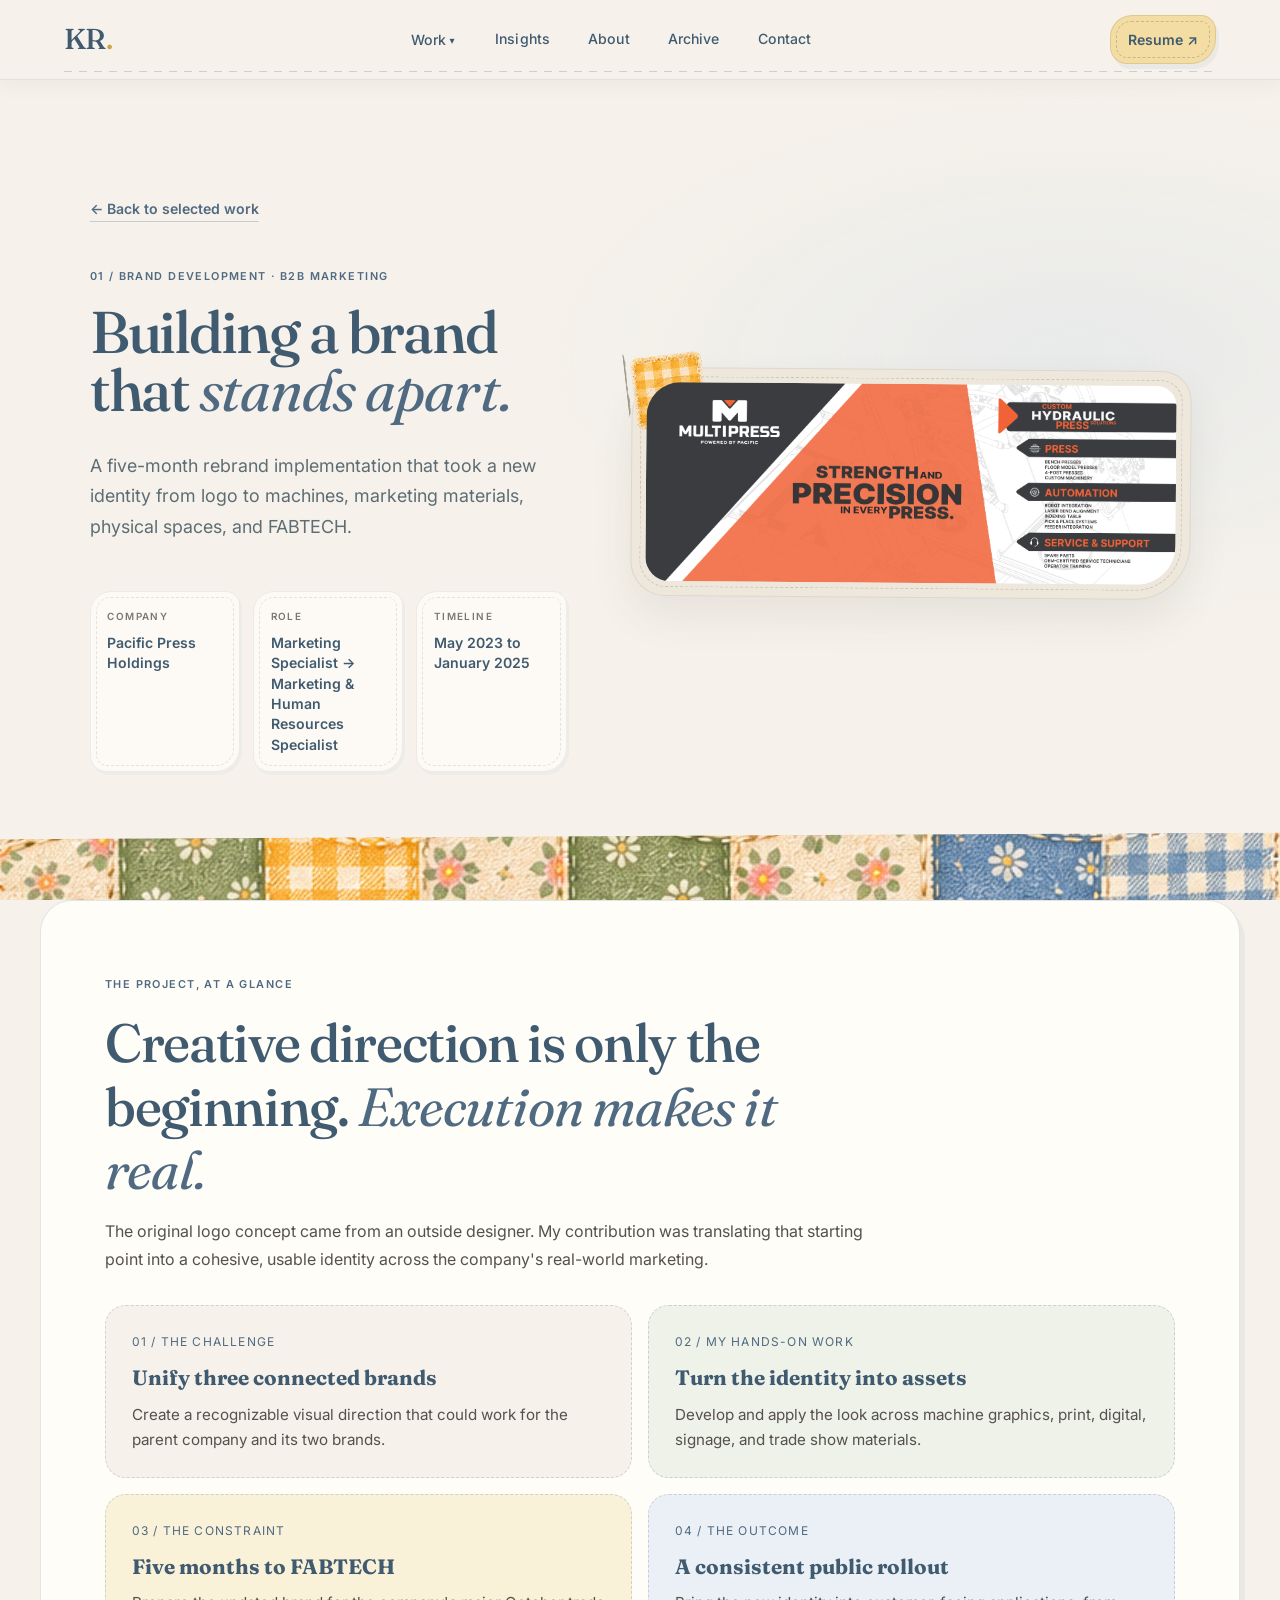
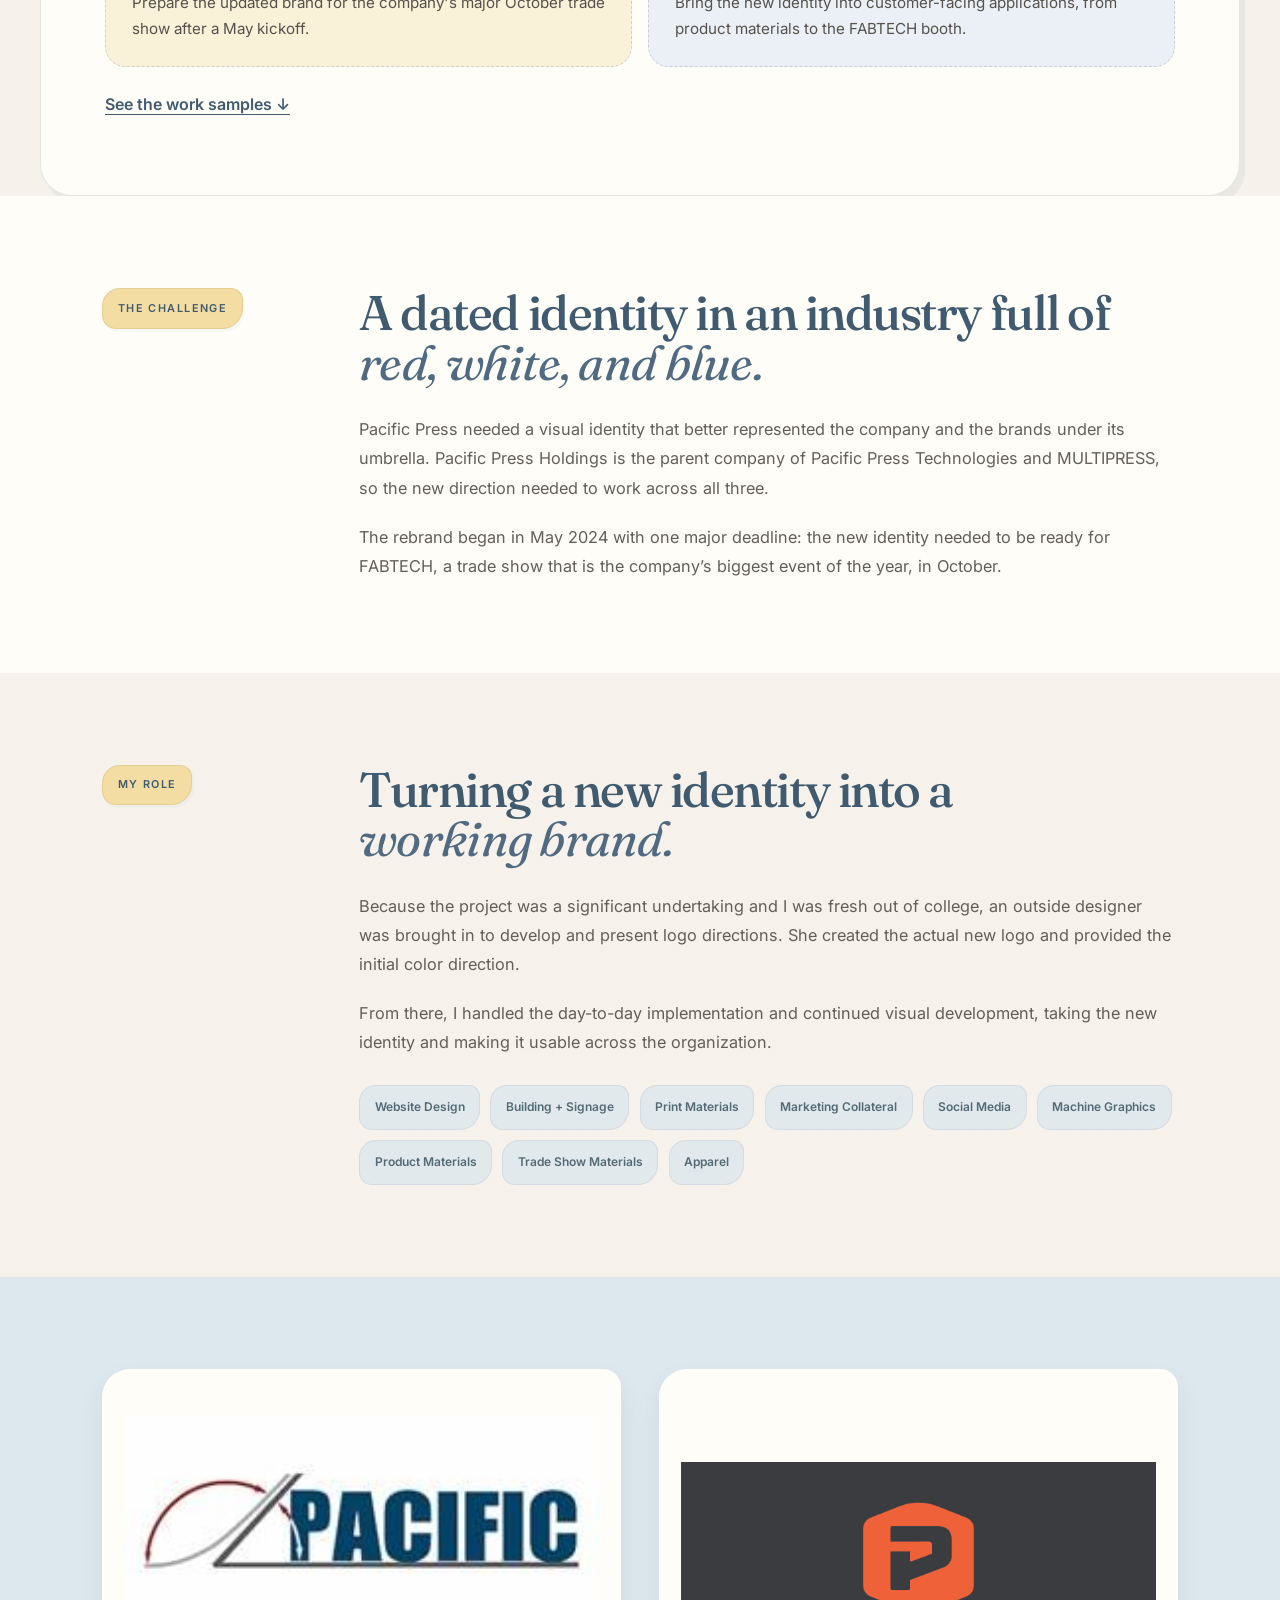
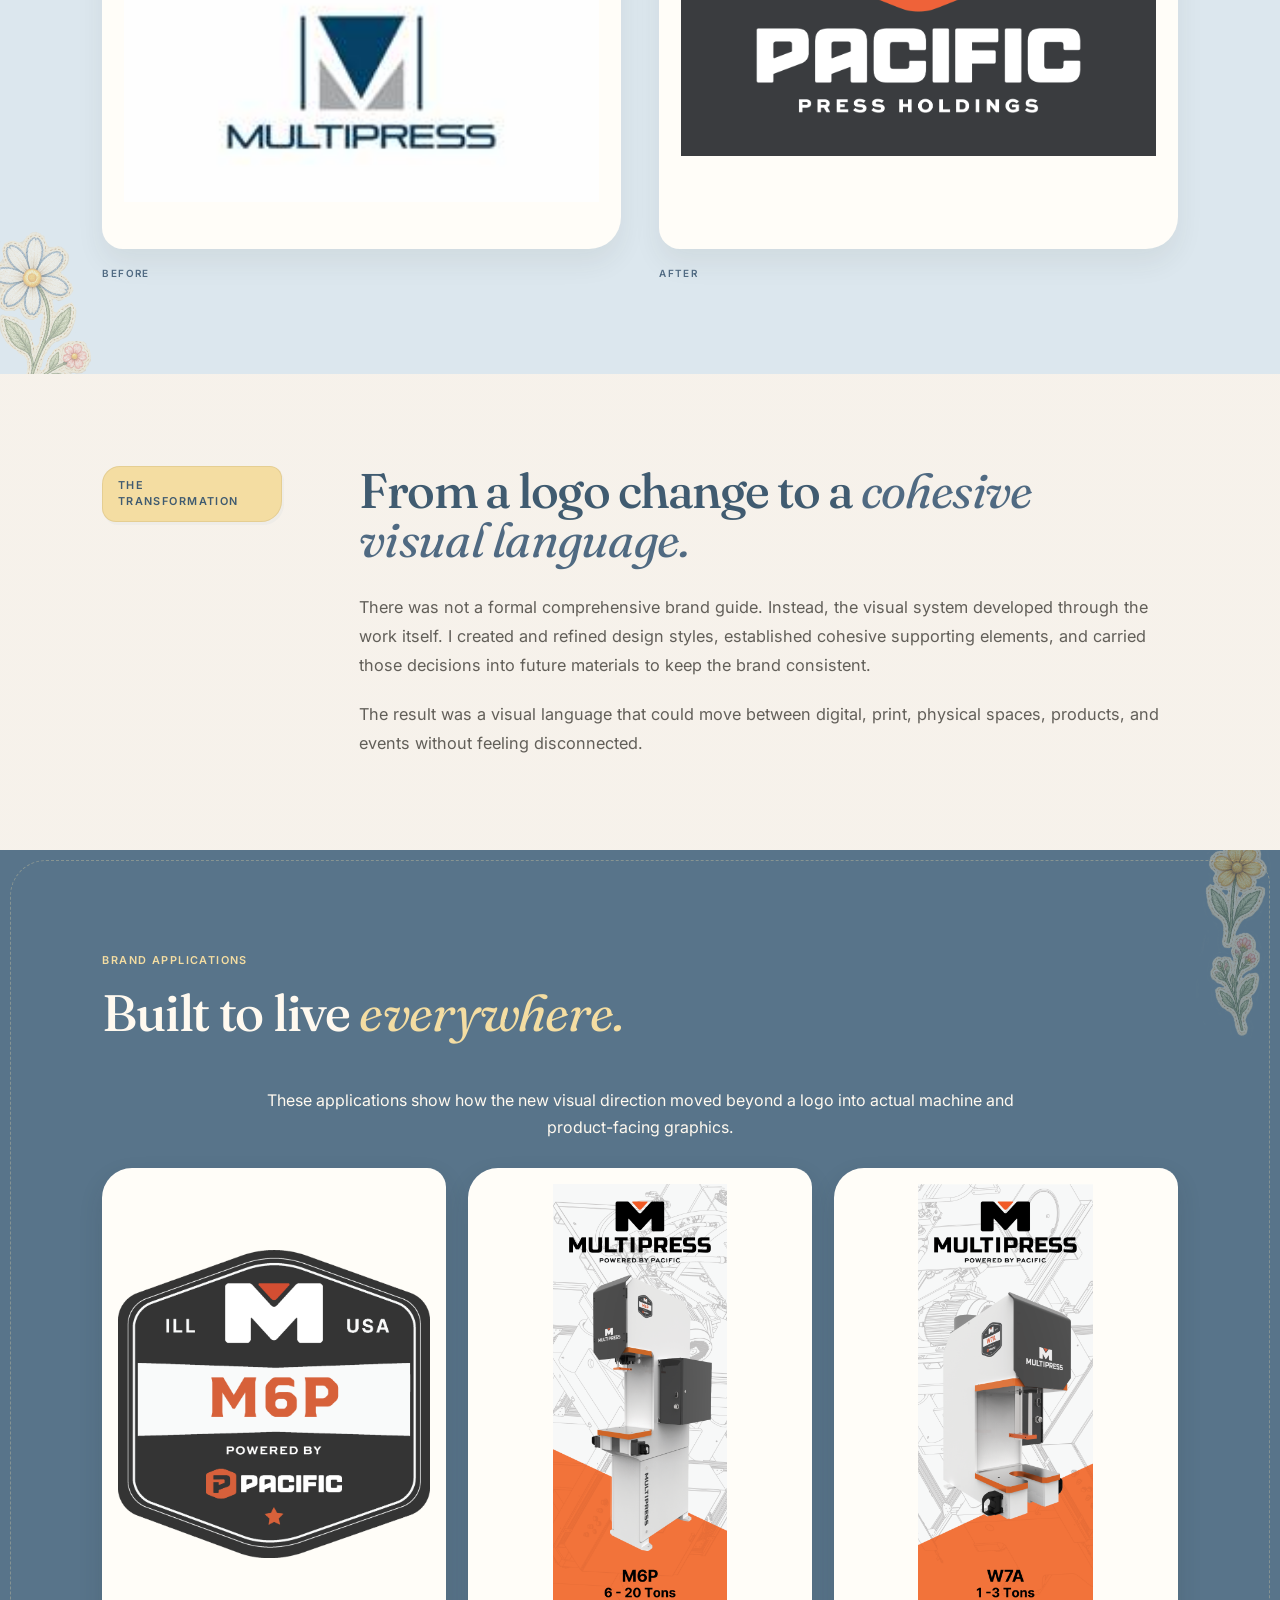
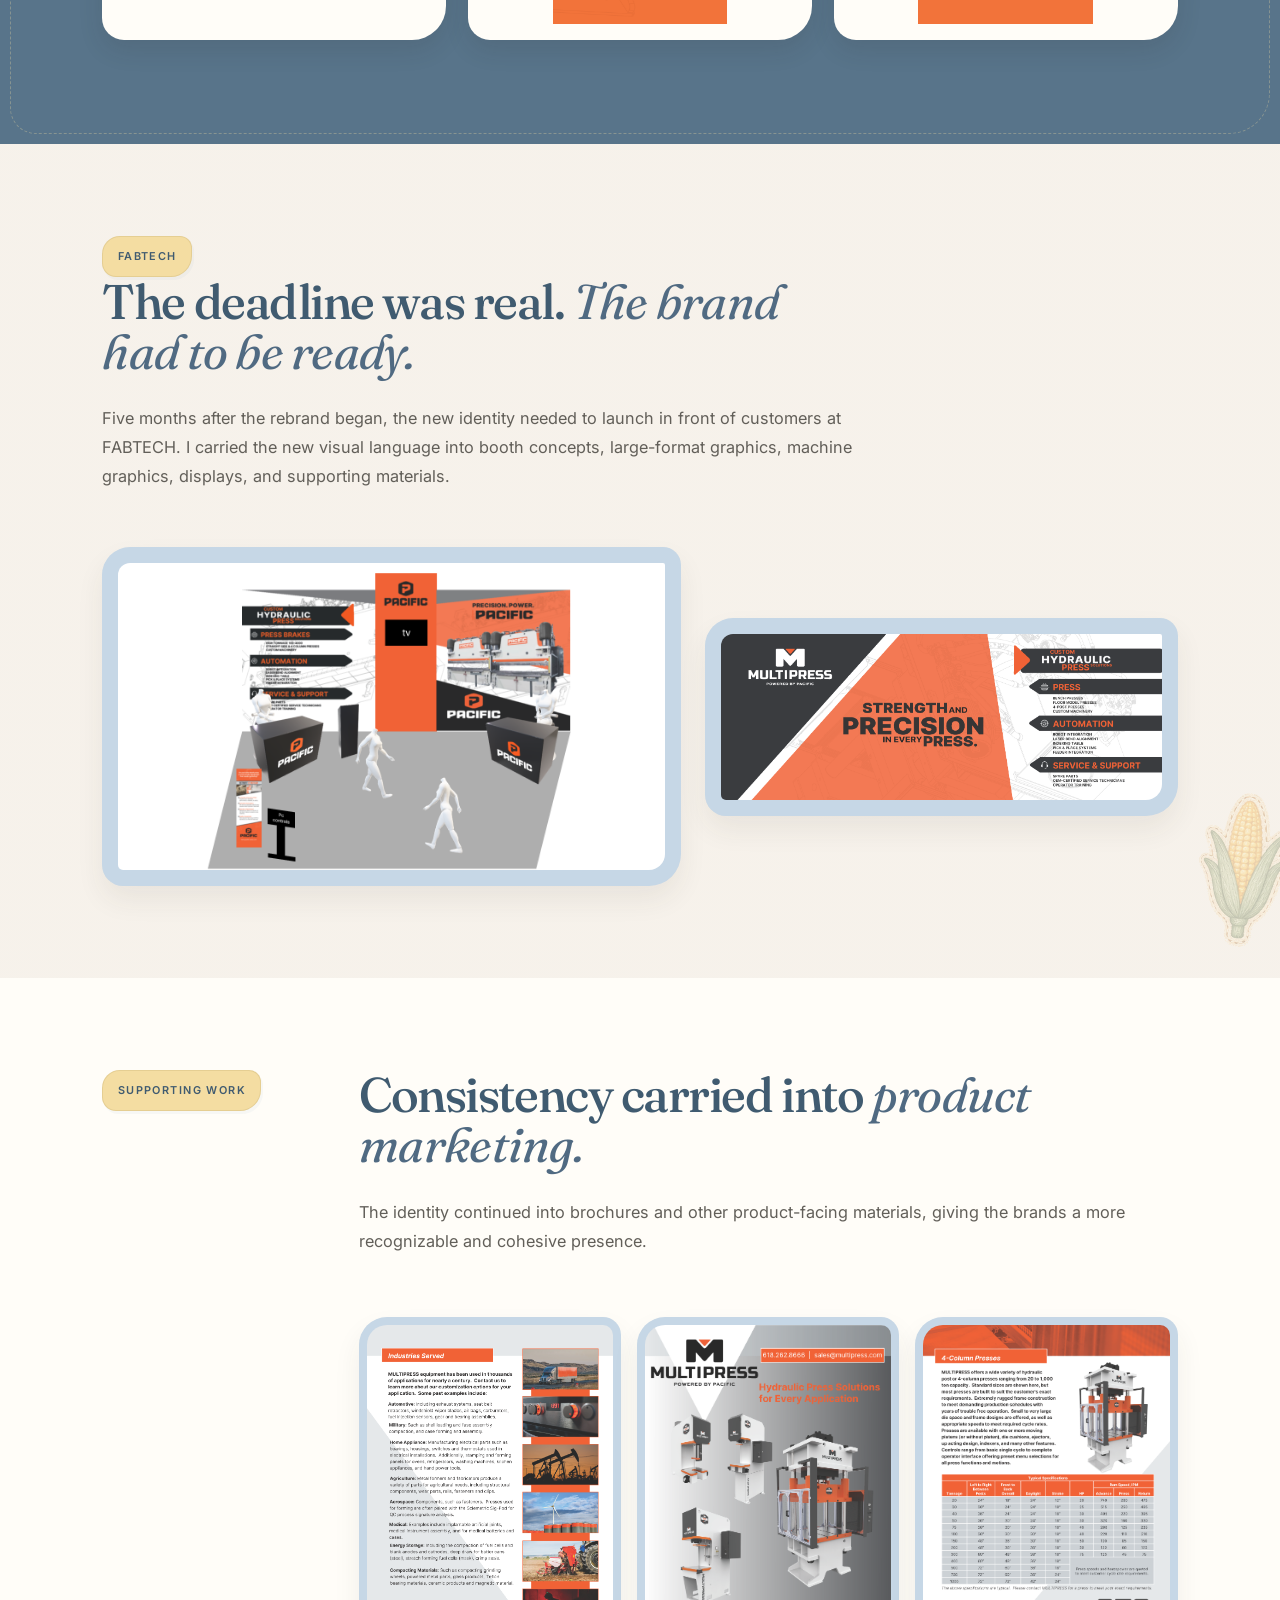
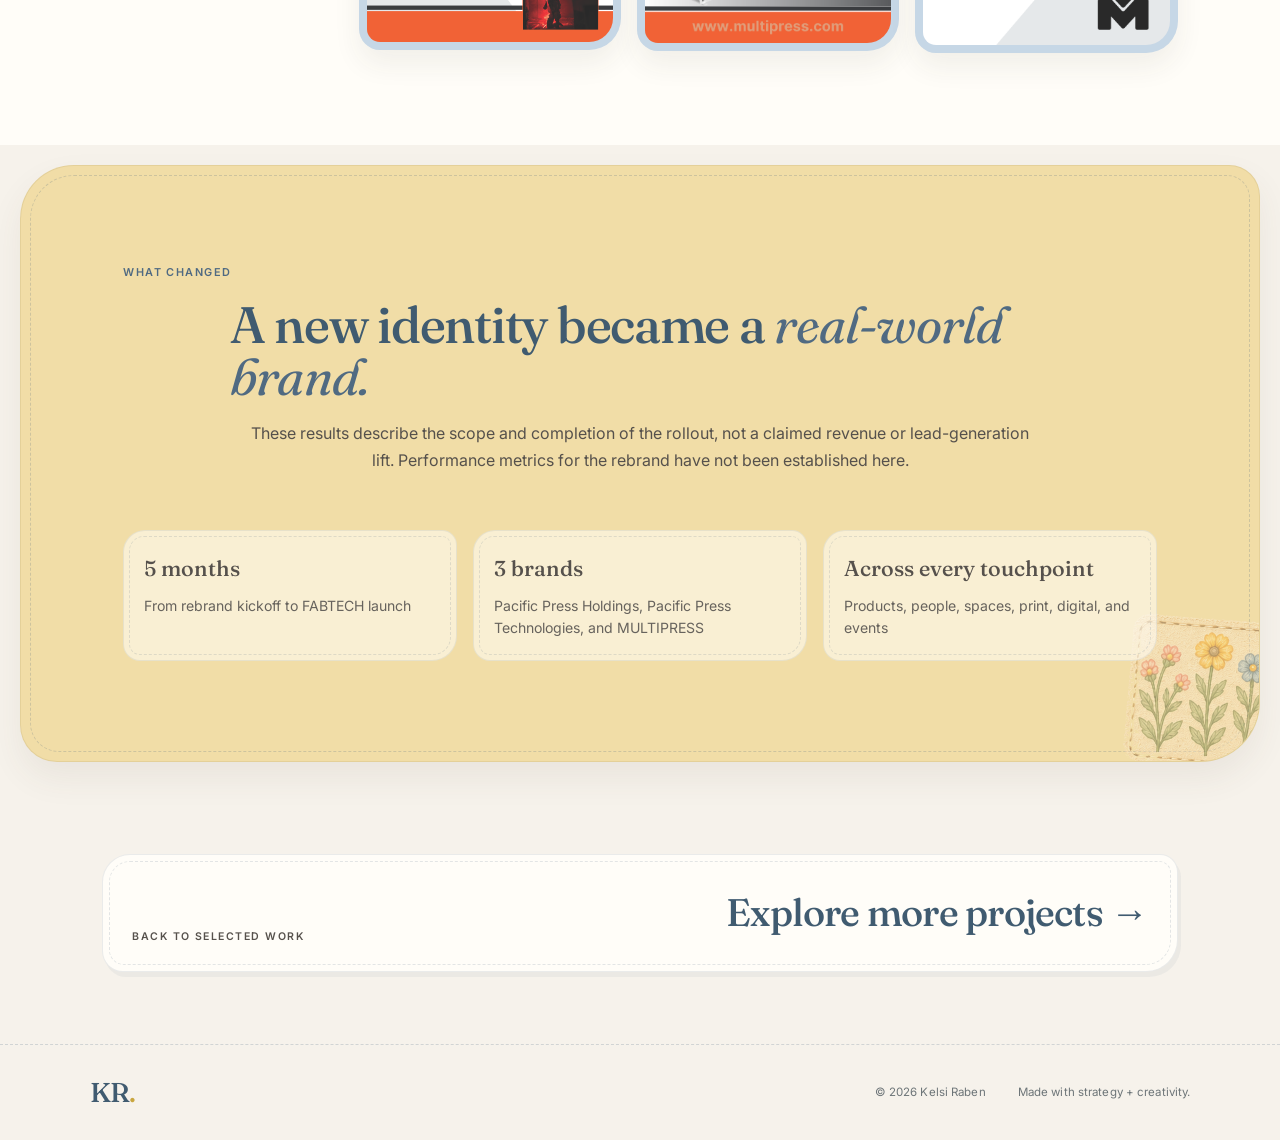
<file: pacific-press.html>
<!doctype html>
<html lang="en">

<head>
  <meta charset="utf-8">
  <meta name="viewport" content="width=device-width, initial-scale=1">

  <meta
    name="description"
    content="Pacific Press Holdings rebrand case study by Kelsi Raben."
  >

  <title>Pacific Press Holdings | Kelsi Raben</title>

  <link rel="preconnect" href="https://fonts.googleapis.com">
  <link rel="preconnect" href="https://fonts.gstatic.com" crossorigin>

  <link
    href="https://fonts.googleapis.com/css2?family=Fraunces:opsz,wght@9..144,400;9..144,500;9..144,600&family=Inter:wght@400;500;600;700&display=swap"
    rel="stylesheet"
  >

  <link rel="stylesheet" href="styles.css">
<link rel="stylesheet" href="quilt-inner-pages.css?v=1">
<link rel="stylesheet" href="case-study-clarity.css">

<style>
  /* Primary navigation — Work dropdown */
  .site-header nav { overflow: visible; }

  .nav-work-dropdown {
    position: relative;
    display: flex;
    align-items: center;
  }

  .nav-work-trigger {
    display: flex;
    align-items: center;
  }

  .nav-work-trigger > a { white-space: nowrap; }

  .nav-work-toggle {
    appearance: none;
    border: 0;
    background: transparent;
    color: inherit;
    font: inherit;
    line-height: 1;
    padding: .35rem .15rem .35rem .2rem;
    margin: 0;
    cursor: pointer;
  }

  .nav-work-toggle span {
    display: inline-block;
    font-size: .72em;
    transition: transform .18s ease;
  }

  .nav-work-dropdown.is-open .nav-work-toggle span {
    transform: rotate(180deg);
  }

  .nav-work-menu {
    position: absolute;
    z-index: 1000;
    top: calc(100% + .7rem);
    left: 0;
    min-width: 15.5rem;
    padding: .55rem;
    background: #FAF7F0;
    border: 1px solid rgba(36,59,83,.18);
    border-radius: 1rem;
    box-shadow: 0 12px 30px rgba(36,59,83,.12);
    opacity: 0;
    visibility: hidden;
    transform: translateY(-.35rem);
    transition: opacity .18s ease, transform .18s ease, visibility .18s ease;
  }

  .nav-work-menu a {
    display: block;
    padding: .7rem .8rem;
    border-radius: .7rem;
    white-space: nowrap;
    text-decoration: none;
  }

  .nav-work-menu a:hover,
  .nav-work-menu a:focus-visible,
  .nav-work-menu a[aria-current="page"] {
    background: rgba(245,217,139,.28);
  }

  .nav-work-dropdown:hover .nav-work-menu,
  .nav-work-dropdown:focus-within .nav-work-menu,
  .nav-work-dropdown.is-open .nav-work-menu {
    opacity: 1;
    visibility: visible;
    transform: translateY(0);
  }

  @media (max-width:760px) {
    .nav-work-dropdown { position: static; }

    .nav-work-menu {
      top: 100%;
      left: 1rem;
      right: 1rem;
      min-width: 0;
      width: auto;
    }

    .nav-work-dropdown:hover .nav-work-menu {
      opacity: 0;
      visibility: hidden;
      transform: translateY(-.35rem);
    }

    .nav-work-dropdown.is-open .nav-work-menu,
    .nav-work-dropdown:focus-within .nav-work-menu {
      opacity: 1;
      visibility: visible;
      transform: translateY(0);
    }

    .nav-work-menu a { white-space: normal; }
  }
</style>
</head>

<body>


<header class="site-header">

  <a
    class="brand"
    href="index.html"
    aria-label="Kelsi Raben home"
  >
    KR<span>.</span>
  </a>

  <nav aria-label="Primary navigation">

    <div class="nav-work-dropdown">
      <div class="nav-work-trigger">
        <a href="index.html#work">Work</a>
        <button
          class="nav-work-toggle"
          type="button"
          aria-expanded="false"
          aria-controls="work-dropdown-menu"
          aria-label="Show work menu"
        >
          <span aria-hidden="true">▾</span>
        </button>
      </div>

      <div class="nav-work-menu" id="work-dropdown-menu">
        <a href="kemper.html">Kemper CPA Group LLP</a>
        <a href="otters.html">The Evansville Otters</a>
        <a href="pacific-press.html" aria-current="page">Pacific Press Holdings, LLC</a>
      </div>
    </div>

    <a href="insights.html">Insights</a>
    <a href="index.html#about">About</a>
    <a href="index.html#archive">Archive</a>
    <a href="index.html#contact">Contact</a>

  </nav>

  <a
    class="header-resume"
    href="https://drive.google.com/file/d/1_3G-CopvulR7AfWnT0i8KyUKsL6dZv-2/view"
    target="_blank"
    rel="noopener noreferrer"
  >
    Resume ↗
  </a>

</header>


<main class="case-study">


  <!-- HERO -->

  <section class="case-hero">

    <div class="case-hero-copy">

      <a
        class="back-link"
        href="index.html#work"
      >
        ← Back to selected work
      </a>

      <p class="eyebrow">
        01 / Brand Development · B2B Marketing
      </p>

      <h1>
        Building a brand that
        <em>stands apart.</em>
      </h1>

      <p class="case-lede">
        A five-month rebrand implementation that took a new identity
        from logo to machines, marketing materials, physical spaces,
        and FABTECH.
      </p>

      <div class="case-meta">

        <div>
          <span>Company</span>

          <strong>
            Pacific Press Holdings
          </strong>
        </div>

        <div>
          <span>Role</span>

          <strong>
            Marketing Specialist → Marketing &amp; Human Resources Specialist
          </strong>
        </div>

        <div>
          <span>Timeline</span>

          <strong>
            May 2023 to January 2025
          </strong>
        </div>

      </div>

    </div>


    <div class="case-hero-visual pacific-hero-visual">

      <img
        src="assets/pacific-press/fabtech-backdrop.png"
        alt="MULTIPRESS FABTECH 2024 backdrop design"
      >

    </div>

  </section>



  <!-- AT A GLANCE: recruiter-friendly overview -->
  <section class="case-overview" aria-label="Project at a glance">
    <div class="case-overview-heading">
      <p class="eyebrow">The project, at a glance</p>
      <h2>Creative direction is only the beginning. <em>Execution makes it real.</em></h2>
      <p>The original logo concept came from an outside designer. My contribution was translating that starting point into a cohesive, usable identity across the company's real-world marketing.</p>
    </div>
    <div class="case-overview-grid">
      <div><span>01 / The challenge</span><strong>Unify three connected brands</strong><p>Create a recognizable visual direction that could work for the parent company and its two brands.</p></div>
      <div><span>02 / My hands-on work</span><strong>Turn the identity into assets</strong><p>Develop and apply the look across machine graphics, print, digital, signage, and trade show materials.</p></div>
      <div><span>03 / The constraint</span><strong>Five months to FABTECH</strong><p>Prepare the updated brand for the company's major October trade show after a May kickoff.</p></div>
      <div><span>04 / The outcome</span><strong>A consistent public rollout</strong><p>Bring the new identity into customer-facing applications, from product materials to the FABTECH booth.</p></div>
    </div>
    <a class="case-jump" href="#pacific-work-examples">See the work samples ↓</a>
  </section>


  <!-- THE CHALLENGE -->

  <section class="case-section case-intro">

    <div class="case-label">
      The Challenge
    </div>

    <div class="case-copy">

      <h2>
        A dated identity in an industry full of
        <em>red, white, and blue.</em>
      </h2>

      <p>
        Pacific Press needed a visual identity that better represented
        the company and the brands under its umbrella. Pacific Press
        Holdings is the parent company of Pacific Press Technologies
        and MULTIPRESS, so the new direction needed to work across all three.
      </p>

      <p>
        The rebrand began in May 2024 with one major deadline:
        the new identity needed to be ready for FABTECH, a trade show
        that is the company’s biggest event of the year, in October.
      </p>

    </div>

  </section>



  <!-- MY ROLE -->

  <section class="case-section">

    <div class="case-label">
      My Role
    </div>

    <div class="case-copy">

      <h2>
        Turning a new identity into a
        <em>working brand.</em>
      </h2>

      <p>
        Because the project was a significant undertaking and I was
        fresh out of college, an outside designer was brought in to
        develop and present logo directions. She created the actual
        new logo and provided the initial color direction.
      </p>

      <p>
        From there, I handled the day-to-day implementation and
        continued visual development, taking the new identity and
        making it usable across the organization.
      </p>

      <div class="role-list">

        <span>Website Design</span>
        <span>Building + Signage</span>
        <span>Print Materials</span>
        <span>Marketing Collateral</span>
        <span>Social Media</span>
        <span>Machine Graphics</span>
        <span>Product Materials</span>
        <span>Trade Show Materials</span>
        <span>Apparel</span>

      </div>

    </div>

  </section>



  <!-- BEFORE + AFTER -->

  <section class="case-section full-bleed-section">

    <div class="split-image">

      <img
        src="assets/pacific-press/logo-before.png"
        alt="Pacific Press before the rebrand"
      >

      <img
        src="assets/pacific-press/logo-after.png"
        alt="Pacific Press Holdings after the rebrand"
      >

    </div>

    <div class="caption-row">

      <span>
        Before
      </span>

      <span>
        After
      </span>

    </div>

  </section>



  <!-- THE TRANSFORMATION -->

  <section class="case-section">

    <div class="case-label">
      The Transformation
    </div>

    <div class="case-copy">

      <h2>
        From a logo change to a
        <em>cohesive visual language.</em>
      </h2>

      <p>
        There was not a formal comprehensive brand guide. Instead,
        the visual system developed through the work itself. I created
        and refined design styles, established cohesive supporting
        elements, and carried those decisions into future materials
        to keep the brand consistent.
      </p>

      <p>
        The result was a visual language that could move between
        digital, print, physical spaces, products, and events without
        feeling disconnected.
      </p>

    </div>

  </section>



  <!-- BRAND APPLICATIONS -->


  <section class="case-gallery gallery-dark" id="pacific-work-examples">

    <div class="gallery-heading">

      <p class="eyebrow">
        Brand Applications
      </p>

      <h2>
        Built to live
        <em>everywhere.</em>
      </h2>

    </div>


    <p class="case-evidence-intro">These applications show how the new visual direction moved beyond a logo into actual machine and product-facing graphics.</p>

    <div class="gallery-grid three">

      <figure>
        <img
          src="assets/pacific-press/m6p-decal.png"
          alt="MULTIPRESS M6P machine decal"
        >
      </figure>

      <figure>
        <img
          src="assets/pacific-press/machine-graphics-1.png"
          alt="MULTIPRESS machine graphic for FABTECH"
        >
      </figure>

      <figure>
        <img
          src="assets/pacific-press/machine-graphics-3.png"
          alt="MULTIPRESS machine graphic for FABTECH"
        >
      </figure>

    </div>

  </section>



  <!-- FABTECH -->

  <section class="case-section fabtech-section">

    <div class="case-label">
      FABTECH
    </div>

    <div class="case-copy">

      <h2>
        The deadline was real.
        <em>The brand had to be ready.</em>
      </h2>

      <p>
        Five months after the rebrand began, the new identity needed
        to launch in front of customers at FABTECH. I carried the new
        visual language into booth concepts, large-format graphics,
        machine graphics, displays, and supporting materials.
      </p>

    </div>


    <div class="fabtech-images">

      <img
        src="assets/pacific-press/fabtech-booth-layout.png"
        alt="FABTECH 2024 booth layout"
      >

      <img
        src="assets/pacific-press/fabtech-backdrop.png"
        alt="FABTECH 2024 MULTIPRESS backdrop"
      >

    </div>

  </section>



  <!-- SUPPORTING WORK -->

  <section class="case-section">

    <div class="case-label">
      Supporting Work
    </div>

    <div class="case-copy">

      <h2>
        Consistency carried into
        <em>product marketing.</em>
      </h2>

      <p>
        The identity continued into brochures and other product-facing
        materials, giving the brands a more recognizable and cohesive
        presence.
      </p>

    </div>


    <div class="brochure-grid">

      <img
        src="assets/pacific-press/brochure-1.png"
        alt="MULTIPRESS product brochure page"
      >

      <img
        src="assets/pacific-press/brochure-3.png"
        alt="MULTIPRESS product brochure page"
      >

      <img
        src="assets/pacific-press/brochure-6.png"
        alt="MULTIPRESS product brochure page"
      >

    </div>

  </section>



  <!-- RESULTS -->

  <section class="case-results">

    <p class="eyebrow">
      What Changed
    </p>

    <h2>
      A new identity became a
      <em>real-world brand.</em>
    </h2>


    <p class="case-outcome-note">These results describe the scope and completion of the rollout, not a claimed revenue or lead-generation lift. Performance metrics for the rebrand have not been established here.</p>

    <div class="result-grid">

      <div>

        <strong>
          5 months
        </strong>

        <span>
          From rebrand kickoff to FABTECH launch
        </span>

      </div>


      <div>

        <strong>
          3 brands
        </strong>

        <span>
          Pacific Press Holdings, Pacific Press Technologies,
          and MULTIPRESS
        </span>

      </div>


      <div>

        <strong>
          Across every touchpoint
        </strong>

        <span>
          Products, people, spaces, print, digital, and events
        </span>

      </div>

    </div>

  </section>



  <!-- NEXT PROJECT -->

  <section class="case-next">

    <a href="index.html#work">

      <span>
        Back to selected work
      </span>

      <strong>
        Explore more projects →
      </strong>

    </a>

  </section>


</main>


<footer>

  <div class="footer-brand">
    KR<span>.</span>
  </div>

  <span>
    © <span id="year"></span> Kelsi Raben
  </span>

  <span>
    Made with strategy + creativity.
  </span>

</footer>


<script src="script.js"></script>

<script>
  (() => {
    const dropdown = document.querySelector('.nav-work-dropdown');
    const toggle = document.querySelector('.nav-work-toggle');

    if (!dropdown || !toggle) return;

    const closeMenu = () => {
      dropdown.classList.remove('is-open');
      toggle.setAttribute('aria-expanded', 'false');
    };

    toggle.addEventListener('click', (event) => {
      event.stopPropagation();
      const isOpen = dropdown.classList.toggle('is-open');
      toggle.setAttribute('aria-expanded', String(isOpen));
    });

    document.addEventListener('click', (event) => {
      if (!dropdown.contains(event.target)) closeMenu();
    });

    document.addEventListener('keydown', (event) => {
      if (event.key === 'Escape') {
        closeMenu();
        toggle.focus();
      }
    });
  })();
</script>

</body>

</html>
</file>
<file: styles.css>
:root{
  --navy:#001B2E;
  --slate:#294C60;
  --butter:#F4EF9A;
  --butter-hover:#DCE88B;
  --gray:#ADB6C4;
  --pale-blue:#DCEDFF;
  --ivory:#F8F7F1;
  --white:#FFFFFF;

  --ink:#001B2E;
  --muted:#526B7B;

  --line:rgba(41,76,96,.16);

  --sans:"Inter",system-ui,sans-serif;
  --serif:"Fraunces",Georgia,serif;

  --shadow-soft:
    0 15px 45px rgba(0,27,46,.08);

  --shadow-card:
    0 15px 40px rgba(0,27,46,.09);
}


/* BASE */

*{
  box-sizing:border-box
}

html{
  scroll-behavior:smooth
}

body{
  margin:0;
  background:var(--ivory);
  color:var(--ink);
  font-family:var(--sans);
  font-size:16px;
  line-height:1.7;
  -webkit-font-smoothing:antialiased;
  text-rendering:optimizeLegibility
}

a{
  color:inherit;
  text-decoration:none
}

img{
  max-width:100%
}


/* TYPOGRAPHY */

h1,
h2,
h3,
h4{
  margin:0;
  color:var(--navy);
  font-family:var(--serif);
  font-weight:500;
  letter-spacing:-.025em
}

h1{
  max-width:900px;
  font-size:clamp(3.6rem,5.8vw,6.6rem);
  line-height:.98
}

h2{
  font-size:clamp(2.8rem,4.2vw,4.8rem);
  line-height:1.02
}

h3{
  font-size:clamp(1.9rem,2.5vw,2.6rem);
  line-height:1.08
}

h4{
  font-size:1.35rem;
  line-height:1.15
}

em{
  font-family:var(--serif);
  font-style:italic;
  font-weight:400;
  letter-spacing:-.015em
}

.eyebrow{
  margin:0 0 1.25rem;
  color:var(--slate);
  font-family:var(--sans);
  font-size:.68rem;
  font-weight:600;
  letter-spacing:.18em;
  line-height:1.2;
  text-transform:uppercase
}


/* HEADER */

.site-header{
  height:82px;
  padding:0 5vw;
  display:flex;
  align-items:center;
  justify-content:space-between;
  position:sticky;
  top:0;
  z-index:50;
  color:var(--ivory);
  background:rgba(0,27,46,.98);
  border-bottom:1px solid rgba(248,247,241,.08);
  box-shadow:0 8px 30px rgba(0,27,46,.12)
}

.brand{
  color:var(--ivory);
  font-family:var(--serif);
  font-size:1.8rem;
  font-weight:500;
  letter-spacing:-.025em;
  line-height:1
}

.brand span{
  color:var(--butter)
}

nav{
  display:flex;
  gap:2.4rem;
  font-family:var(--sans);
  font-size:.88rem;
  font-weight:500;
  letter-spacing:.005em
}

nav a{
  position:relative;
  transition:color .25s ease
}

nav a::after{
  content:"";
  position:absolute;
  left:0;
  bottom:-7px;
  width:0;
  height:2px;
  background:var(--butter);
  transition:width .3s ease
}

nav a:hover{
  color:var(--butter)
}

nav a:hover::after{
  width:100%
}

.header-resume{
  color:var(--butter);
  font-family:var(--sans);
  font-size:.88rem;
  font-weight:600
}

.header-resume:hover{
  color:var(--ivory)
}


/* GLOBAL SECTIONS */

.section{
  padding:8rem 7vw;
  position:relative
}

.heading-with-accent{
  display:flex;
  align-items:end;
  gap:2rem
}

.heading-line{
  display:block;
  width:54px;
  height:2px;
  margin-bottom:.7rem;
  background:var(--butter);
  flex:none
}

.heading-line-light{
  margin-top:1.7rem;
  margin-bottom:1.7rem
}


/* HOMEPAGE HERO */

.hero{
  min-height:calc(100vh - 82px);
  display:grid;
  grid-template-columns:
    minmax(0,1.05fr)
    minmax(360px,.72fr);
  align-items:center;
  gap:clamp(4rem,6vw,7rem);
  overflow:hidden;
  background:var(--ivory)
}

.hero-copy{
  position:relative;
  z-index:4;
  max-width:820px
}

.hero h1{
  max-width:800px;
  color:var(--navy);
  font-weight:500
}

.hero h1 em{
  font-weight:400
}

.hero-text{
  max-width:540px;
  margin:2rem 0 2.6rem;
  color:var(--slate);
  font-size:1.05rem;
  line-height:1.75
}


/* HERO ACTIONS */

.hero-actions{
  display:flex;
  align-items:center;
  gap:2.5rem
}

.button{
  display:inline-flex;
  align-items:center;
  justify-content:center;
  gap:1.7rem;
  padding:1rem 1.45rem;
  font-family:var(--sans);
  font-size:.9rem;
  font-weight:600;
  line-height:1;
  transition:
    transform .25s ease,
    background .25s ease,
    box-shadow .25s ease
}

.button-primary{
  background:var(--butter);
  color:var(--navy);
  border-radius:5px;
  box-shadow:0 8px 25px rgba(0,27,46,.08)
}

.button-primary:hover{
  background:var(--butter-hover);
  transform:translateY(-2px);
  box-shadow:0 12px 30px rgba(0,27,46,.12)
}

.secondary-link{
  display:inline-block;
  padding-bottom:.15rem;
  color:var(--slate);
  border-bottom:2px solid var(--slate);
  font-family:var(--sans);
  font-size:.9rem;
  font-weight:600;
  line-height:1.3;
  transition:
    color .25s ease,
    border-color .25s ease
}

.secondary-link:hover{
  color:var(--navy);
  border-color:var(--butter)
}


/* HOMEPAGE HEADSHOT */

.hero-photo-wrap{
  position:relative;
  z-index:3;
  width:100%;
  max-width:510px;
  justify-self:end
}

.hero-photo{
  position:relative;
  z-index:2;
  width:100%;
  aspect-ratio:4 / 5;
  overflow:hidden;
  background:var(--pale-blue);
  box-shadow:0 22px 55px rgba(0,27,46,.11)
}

.hero-photo img{
  display:block;
  width:100%;
  height:100%;
  object-fit:cover;
  object-position:center top;
  transition:transform .5s ease
}

.hero-photo:hover img{
  transform:scale(1.015)
}

.hero-photo-accent{
  position:absolute;
  right:-26px;
  bottom:-26px;
  z-index:1;
  width:46%;
  height:34%;
  background:var(--butter);
  opacity:.72
}


/* HOMEPAGE BOTANICALS */

.hero-botanical{
  position:absolute;
  z-index:1;
  color:var(--navy);
  pointer-events:none
}

.hero-botanical svg{
  display:block;
  width:100%;
  height:auto;
  overflow:visible
}

.hero-botanical path,
.hero-botanical circle,
.hero-botanical ellipse{
  fill:none;
  stroke:currentColor;
  stroke-width:1;
  vector-effect:non-scaling-stroke
}

.hero-botanical-left{
  left:-8%;
  bottom:-18%;
  width:min(560px,40vw);
  opacity:.105;
  transform:rotate(-3deg)
}

.hero-botanical-right{
  right:-7%;
  top:3%;
  width:min(390px,28vw);
  opacity:.07;
  transform:rotate(6deg)
}


/* WORK */

.work-section{
  background:#FCFBF7;
  border-top:1px solid var(--line)
}

.section-intro{
  display:grid;
  grid-template-columns:
    minmax(0,1.2fr)
    minmax(300px,.8fr);
  gap:5rem;
  margin-bottom:4rem
}

.section-intro > p{
  max-width:420px;
  align-self:end;
  margin:0;
  color:var(--muted);
  font-size:.98rem;
  line-height:1.7
}

.project-grid{
  display:grid;
  grid-template-columns:repeat(3,1fr);
  gap:1.3rem
}


/* PROJECT CARDS */

.project-card{
  min-height:500px;
  padding:2rem;
  display:flex;
  flex-direction:column;
  justify-content:flex-end;
  position:relative;
  overflow:hidden;
  border-radius:7px;
  box-shadow:var(--shadow-card);
  transition:
    transform .3s ease,
    box-shadow .3s ease
}

.project-card:hover{
  transform:translateY(-7px);
  box-shadow:0 25px 55px rgba(0,27,46,.14)
}

.project-card::before{
  content:"";
  position:absolute;
  inset:0;
  background:
    radial-gradient(
      circle at 80% 15%,
      rgba(255,255,255,.2),
      transparent 40%
    );
  pointer-events:none
}

.project-card:nth-child(1){
  background:var(--navy);
  color:var(--ivory)
}

.project-card:nth-child(2){
  background:var(--pale-blue);
  color:var(--navy)
}

.project-card:nth-child(3){
  background:var(--slate);
  color:var(--white)
}

.project-number{
  position:absolute;
  top:1.8rem;
  left:2rem;
  font-size:.7rem;
  font-weight:600;
  opacity:.7
}

.project-arrow{
  position:absolute;
  top:1.5rem;
  right:1.8rem;
  color:var(--butter);
  font-size:1.4rem
}

.project-kicker{
  margin-bottom:.75rem;
  font-family:var(--sans);
  font-size:.64rem;
  font-weight:600;
  letter-spacing:.14em;
  line-height:1.2;
  text-transform:uppercase;
  opacity:.78
}

.project-card h3{
  max-width:340px;
  margin-bottom:1rem;
  color:inherit;
  font-family:var(--serif);
  font-size:clamp(1.9rem,2.4vw,2.55rem);
  font-weight:500;
  letter-spacing:-.02em;
  line-height:1.05
}

.project-card p{
  max-width:330px;
  margin:0;
  font-size:.9rem;
  line-height:1.65;
  opacity:.78
}


/* ABOUT */

.about-section{
  display:grid;
  grid-template-columns:.9fr 1fr .9fr;
  gap:5vw;
  align-items:center;
  background:var(--pale-blue)
}

.about-heading h2{
  max-width:520px;
  font-size:clamp(2.7rem,3.8vw,4.3rem)
}

.about-heading .heading-line{
  margin-top:1.7rem
}

.about-copy{
  color:var(--slate)
}

.about-copy p{
  margin-top:0;
  margin-bottom:1.4rem
}

.about-lede{
  color:var(--navy);
  font-size:1.08rem;
  line-height:1.75
}

.about-principles{
  padding-left:3rem;
  display:grid;
  gap:2rem;
  border-left:1px solid rgba(41,76,96,.18)
}

.principle{
  display:grid;
  grid-template-columns:46px 1fr;
  gap:1rem
}

.principle-icon{
  width:40px;
  height:40px;
  display:grid;
  place-content:center;
  border:1px solid var(--slate);
  border-radius:50%;
  color:var(--slate);
  font-size:1.15rem
}

.principle strong{
  display:block;
  margin-bottom:.35rem;
  color:var(--navy);
  font-size:.86rem;
  font-weight:600;
  letter-spacing:-.01em
}

.principle p{
  margin:0;
  color:var(--slate);
  font-size:.78rem;
  line-height:1.55
}


/* ARCHIVE */

.archive-section{
  background:var(--ivory)
}

.archive-heading{
  display:grid;
  grid-template-columns:1.2fr .8fr;
  gap:5rem;
  margin-bottom:3.5rem
}

.archive-heading > p{
  max-width:420px;
  align-self:end;
  margin:0;
  color:var(--muted);
  font-size:.98rem;
  line-height:1.7
}

.archive-grid{
  display:grid;
  grid-template-columns:repeat(4,1fr);
  gap:1rem
}

.archive-card{
  min-height:260px;
  overflow:hidden;
  background:var(--white);
  border:1px solid var(--line);
  box-shadow:0 8px 25px rgba(0,27,46,.04)
}

.archive-visual{
  height:135px;
  display:grid;
  place-content:center;
  color:var(--slate);
  font-family:var(--serif);
  font-size:2rem
}

.archive-content{
  padding:1.2rem
}

.archive-content span{
  display:block;
  margin-bottom:.45rem;
  color:var(--slate);
  font-family:var(--sans);
  font-size:.6rem;
  font-weight:600;
  letter-spacing:.12em;
  text-transform:uppercase
}

.archive-content strong{
  display:block;
  color:var(--navy);
  font-family:var(--serif);
  font-size:1.25rem;
  font-weight:500;
  letter-spacing:-.015em;
  line-height:1.15
}

.archive-photography .archive-visual{
  background:linear-gradient(145deg,#EFE9DA,#F9F6EE)
}

.archive-design .archive-visual{
  background:var(--pale-blue)
}

.archive-social .archive-visual{
  background:#ECEAE2
}

.archive-events{
  background:var(--navy);
  border-color:var(--navy)
}

.archive-events .archive-visual{
  background:linear-gradient(145deg,var(--navy),var(--slate));
  color:var(--butter)
}

.archive-events .archive-content span{
  color:var(--butter)
}

.archive-events .archive-content strong{
  color:var(--ivory)
}


/* CONTACT */

.contact-section{
  display:grid;
  grid-template-columns:.9fr 1.1fr;
  gap:7vw;
  align-items:center;
  background:var(--navy);
  color:var(--ivory)
}

.contact-section .eyebrow{
  color:var(--butter)
}

.contact-intro h2{
  max-width:600px;
  color:var(--ivory);
  font-size:clamp(2.9rem,4.2vw,4.8rem);
  font-weight:500
}

.contact-intro h2 em{
  color:var(--ivory)
}

.contact-intro p:last-child{
  max-width:500px;
  color:var(--gray);
  font-size:.98rem;
  line-height:1.7
}

.contact-details{
  display:grid;
  grid-template-columns:1.25fr .75fr;
  gap:3rem;
  align-items:center
}

.contact-email-block{
  text-align:center
}

.contact-icon{
  width:60px;
  height:60px;
  margin:0 auto 1rem;
  display:grid;
  place-content:center;
  border:1px solid rgba(244,239,154,.65);
  border-radius:50%;
  color:var(--butter);
  font-family:var(--sans);
  font-size:1.1rem;
  font-weight:500
}

.contact-email{
  display:inline-block;
  color:var(--ivory);
  font-family:var(--serif);
  font-size:clamp(1.3rem,1.8vw,2rem);
  font-weight:500;
  letter-spacing:-.015em;
  line-height:1.15;
  transition:color .25s ease
}

.contact-email:hover{
  color:var(--butter)
}

.contact-links{
  padding-left:2.5rem;
  display:grid;
  grid-template-columns:1fr 1fr;
  gap:2rem;
  border-left:1px solid rgba(248,247,241,.18)
}

.contact-links a{
  color:var(--ivory);
  text-align:center
}

.contact-links strong{
  display:inline-block;
  padding-bottom:.25rem;
  border-bottom:2px solid var(--butter);
  font-family:var(--sans);
  font-size:.82rem;
  font-weight:600;
  letter-spacing:.01em
}

.contact-links a:hover strong{
  color:var(--butter)
}


/* FOOTER */

footer{
  min-height:78px;
  padding:1.5rem 7vw;
  display:flex;
  align-items:center;
  gap:2rem;
  background:var(--navy);
  color:var(--gray);
  border-top:1px solid rgba(248,247,241,.12);
  font-family:var(--sans);
  font-size:.72rem;
  letter-spacing:.01em
}

.footer-brand{
  margin-right:auto;
  color:var(--ivory);
  font-family:var(--serif);
  font-size:1.7rem;
  font-weight:500;
  letter-spacing:-.025em
}

.footer-brand span{
  color:var(--butter)
}


/* CASE STUDIES */

.case-study{
  overflow:hidden
}


/* SHARED CASE HERO */

.case-hero{
  width:min(1600px,100%);
  margin:auto;
  padding:7rem 7vw 6rem;
  display:grid;
  grid-template-columns:
    minmax(0,.92fr)
    minmax(500px,1.08fr);
  gap:clamp(3rem,5vw,6rem);
  align-items:center;
  background:var(--ivory)
}

.case-hero-copy{
  position:relative;
  z-index:2
}

.case-hero-copy h1{
  max-width:680px;
  font-size:clamp(3rem,4.6vw,5.25rem);
  line-height:.98
}

.back-link{
  display:inline-block;
  margin-bottom:3rem;
  color:var(--slate);
  font-size:.88rem;
  font-weight:600
}

.back-link:hover{
  color:var(--navy)
}

.case-lede{
  max-width:620px;
  margin:2rem 0 3rem;
  color:var(--muted);
  font-size:1.12rem;
  line-height:1.75
}

.case-meta{
  display:grid;
  grid-template-columns:repeat(3,1fr);
  gap:1.5rem;
  padding-top:1.5rem;
  border-top:1px solid var(--line)
}

.case-meta span{
  display:block;
  margin-bottom:.5rem;
  color:var(--muted);
  font-size:.62rem;
  font-weight:600;
  letter-spacing:.14em;
  text-transform:uppercase
}

.case-meta strong{
  display:block;
  font-size:.88rem;
  font-weight:600;
  line-height:1.45
}


/* SHARED CASE HERO ART */

.case-hero-visual{
  position:relative;
  min-width:0;
  padding:0;
  background:transparent;
  transform:none;
  box-shadow:none
}

.case-hero-visual img{
  position:relative;
  z-index:2;
  display:block;
  max-width:none
}


/* PACIFIC PRESS HERO */

.pacific-hero-visual{
  width:108%;
  margin-left:-2%;
  padding:0 2rem 2rem 0
}

.pacific-hero-visual::before{
  content:"";
  position:absolute;
  right:-1%;
  bottom:-1%;
  z-index:0;
  width:92%;
  height:86%;
  background:var(--pale-blue);
  transform:rotate(-3deg)
}

.pacific-hero-visual img{
  position:relative;
  z-index:2;
  width:100%;
  max-width:100%;
  margin:0;
  transform:rotate(.6deg);
  box-shadow:0 25px 65px rgba(0,27,46,.12)
}


/* KEMPER HERO */

.kemper-hero-visual{
  width:118%;
  margin-left:-7%
}

.kemper-hero-visual::before{
  content:"";
  position:absolute;
  right:-1%;
  bottom:4%;
  z-index:0;
  width:86%;
  height:72%;
  background:var(--butter);
  transform:rotate(-5deg)
}

.kemper-hero-visual img{
  width:124%;
  margin-left:-11%
}


/* OTTERS HERO */

.otters-hero-visual{
  width:92%;
  max-width:680px;
  margin:0 auto;
  justify-self:center
}

.otters-hero-visual::before{
  content:"";
  position:absolute;
  left:8%;
  bottom:5%;
  z-index:0;
  width:88%;
  height:72%;
  background:var(--pale-blue);
  transform:rotate(3deg)
}

.otters-hero-visual img{
  width:100%;
  max-width:100%;
  margin:0
}


/* CASE STUDY CONTENT */

.case-section{
  max-width:1460px;
  margin:auto;
  padding:5.75rem 8vw;
  display:grid;
  grid-template-columns:
    minmax(150px,.22fr)
    minmax(0,1fr);
  gap:clamp(3rem,6vw,7rem);
  align-items:start
}

.case-label{
  padding-top:.6rem;
  color:var(--slate);
  font-size:.68rem;
  font-weight:600;
  letter-spacing:.16em;
  line-height:1.45;
  text-transform:uppercase
}

.case-copy{
  max-width:980px
}

.case-copy h2{
  max-width:760px;
  margin-bottom:1.75rem;
  font-size:clamp(2.4rem,3.8vw,4.15rem);
  line-height:1.02
}

.case-copy p{
  max-width:820px;
  margin:0 0 1.25rem;
  color:var(--muted);
  font-size:1.02rem;
  line-height:1.72
}

.case-copy p:last-child{
  margin-bottom:0
}

.role-list{
  display:flex;
  flex-wrap:wrap;
  gap:.7rem;
  margin-top:1.75rem
}

.role-list span{
  padding:.62rem .82rem;
  background:var(--pale-blue);
  color:var(--navy);
  font-size:.75rem;
  font-weight:600
}


/* FULL BLEED CASE SECTION */

.full-bleed-section{
  display:block;
  max-width:none;
  padding:5.75rem 8vw;
  background:var(--pale-blue)
}

.split-image{
  width:min(1160px,100%);
  margin:auto;
  display:grid;
  grid-template-columns:1fr 1fr;
  gap:clamp(1.5rem,3vw,2.5rem);
  align-items:center
}

.split-image img{
  width:100%;
  height:480px;
  padding:1.35rem;
  background:var(--white);
  object-fit:contain;
  box-shadow:0 10px 30px rgba(0,27,46,.08)
}

.caption-row{
  width:min(1160px,100%);
  margin:1rem auto 0;
  display:grid;
  grid-template-columns:1fr 1fr;
  gap:clamp(1.5rem,3vw,2.5rem);
  color:var(--muted);
  font-size:.62rem;
  font-weight:600;
  letter-spacing:.14em;
  text-transform:uppercase
}


/* OTTERS COMMUNITY FEATURE */

.community-feature-image{
  width:min(980px,100%);
  margin:auto
}

.community-feature-image img{
  display:block;
  width:100%;
  max-height:620px;
  object-fit:cover;
  background:var(--white);
  padding:1.35rem;
  box-shadow:0 10px 30px rgba(0,27,46,.08)
}

.community-feature-caption{
  width:min(980px,100%);
  margin:1rem auto 0;
  color:var(--muted);
  font-size:.62rem;
  font-weight:600;
  letter-spacing:.14em;
  text-transform:uppercase
}


/* DARK CASE GALLERY */

.gallery-dark{
  max-width:none;
  padding:6.5rem 8vw;
  background:var(--navy);
  color:var(--white)
}

.gallery-heading{
  max-width:1240px;
  margin:0 auto 3rem
}

.gallery-heading h2{
  max-width:900px;
  color:var(--ivory);
  font-size:clamp(2.5rem,4vw,4.3rem)
}

.gallery-heading .eyebrow{
  color:var(--gray)
}

.gallery-grid{
  max-width:1240px;
  margin:auto;
  display:grid;
  gap:1.35rem
}

.gallery-grid.three{
  grid-template-columns:repeat(3,1fr)
}

.gallery-grid figure{
  min-height:310px;
  margin:0;
  padding:1rem;
  display:flex;
  align-items:center;
  justify-content:center;
  background:var(--white)
}

.gallery-grid img{
  display:block;
  width:100%;
  max-height:440px;
  object-fit:contain
}


/* PACIFIC PRESS DETAILS */

.fabtech-section{
  display:block
}

.fabtech-images{
  max-width:1180px;
  margin:3.5rem auto 0;
  display:grid;
  grid-template-columns:1.1fr .9fr;
  gap:1.5rem;
  align-items:center
}

.fabtech-images img{
  width:100%;
  display:block;
  padding:1rem;
  background:var(--pale-blue)
}

.brochure-grid{
  grid-column:2;
  max-width:900px;
  display:grid;
  grid-template-columns:repeat(3,1fr);
  gap:1rem;
  margin-top:-1rem
}

.brochure-grid img{
  width:100%;
  display:block;
  padding:.5rem;
  background:var(--pale-blue)
}


/* CASE RESULTS */

.case-results{
  padding:6.25rem 8vw;
  background:var(--butter)
}

.case-results > *{
  max-width:1240px;
  margin-left:auto;
  margin-right:auto
}

.case-results h2{
  max-width:820px;
  margin-top:1rem;
  font-size:clamp(2.6rem,4vw,4.6rem);
  line-height:1.02
}

.result-grid{
  display:grid;
  grid-template-columns:repeat(3,1fr);
  gap:2rem;
  margin-top:3.5rem
}

.result-grid div{
  padding-top:1.1rem;
  border-top:1px solid rgba(0,27,46,.2)
}

.result-grid strong{
  display:block;
  margin-bottom:.45rem;
  font-family:var(--serif);
  font-size:1.35rem;
  font-weight:500
}

.result-grid span{
  display:block;
  max-width:300px;
  color:rgba(0,27,46,.7);
  font-size:.88rem;
  line-height:1.6
}


/* NEXT PROJECT */

.case-next{
  padding:4.5rem 8vw;
  background:var(--ivory)
}

.case-next a{
  max-width:1240px;
  margin:auto;
  display:flex;
  align-items:end;
  justify-content:space-between
}

.case-next span{
  font-size:.66rem;
  font-weight:600;
  letter-spacing:.14em;
  text-transform:uppercase
}

.case-next strong{
  font-family:var(--serif);
  font-size:clamp(1.8rem,3vw,3rem);
  font-weight:500;
  letter-spacing:-.02em
}


/* RESPONSIVE */

@media(max-width:1050px){

  .about-section{
    grid-template-columns:1fr 1fr
  }

  .about-principles{
    grid-column:1 / -1;
    padding-left:0;
    padding-top:2.5rem;
    grid-template-columns:repeat(3,1fr);
    border-left:0;
    border-top:1px solid rgba(41,76,96,.18)
  }

  .case-hero{
    grid-template-columns:
      minmax(0,.95fr)
      minmax(430px,1.05fr);
    gap:3rem
  }

  .case-hero-copy h1{
    font-size:clamp(3rem,5vw,4.5rem)
  }

  .case-section{
    grid-template-columns:
      minmax(130px,.2fr)
      minmax(0,1fr);
    gap:4rem
  }

  .pacific-hero-visual{
    width:105%;
    padding-right:1.5rem;
    padding-bottom:1.5rem
  }

  .otters-hero-visual{
    width:88%;
    max-width:600px
  }

}


@media(max-width:900px){

  nav{
    display:none
  }

  .hero{
    grid-template-columns:1fr;
    padding-top:5rem;
    gap:4rem
  }

  .hero-copy{
    max-width:760px
  }

  .hero-photo-wrap{
    width:min(520px,82vw);
    justify-self:start
  }

  .hero-botanical-left{
    left:-24%;
    bottom:14%;
    width:70vw;
    opacity:.08
  }

  .hero-botanical-right{
    right:-20%;
    top:43%;
    width:52vw;
    opacity:.05
  }

  .section-intro,
  .archive-heading,
  .about-section,
  .contact-section{
    grid-template-columns:1fr
  }

  .project-grid{
    grid-template-columns:1fr
  }

  .project-card{
    min-height:430px
  }

  .archive-grid{
    grid-template-columns:1fr 1fr
  }

  .contact-details{
    grid-template-columns:1fr
  }

  .contact-links{
    padding-left:0;
    padding-top:2.5rem;
    border-left:0;
    border-top:1px solid rgba(248,247,241,.18)
  }

  .case-hero{
    grid-template-columns:1fr;
    padding-top:5rem;
    gap:4rem
  }

  .case-hero-copy{
    max-width:760px
  }

  .case-hero-copy h1{
    max-width:720px;
    font-size:clamp(3.2rem,8vw,5rem)
  }

  .case-hero-visual{
    justify-self:center
  }

  .pacific-hero-visual{
    width:min(720px,95%);
    margin:0 auto;
    padding-right:1.5rem;
    padding-bottom:1.5rem
  }

  .pacific-hero-visual::before{
    width:92%;
    height:84%;
    right:0;
    bottom:0
  }

  .kemper-hero-visual{
    width:min(780px,100%);
    margin:0 auto
  }

  .kemper-hero-visual img{
    width:112%;
    margin-left:-6%
  }

  .kemper-hero-visual::before{
    width:84%;
    height:70%;
    right:1%;
    bottom:5%
  }

  .otters-hero-visual{
    width:min(620px,88%);
    margin:0 auto
  }

  .case-meta{
    grid-template-columns:1fr
  }

  .case-section{
    grid-template-columns:1fr;
    gap:1.4rem;
    padding-top:4.75rem;
    padding-bottom:4.75rem
  }

  .case-label{
    padding-top:0
  }

  .case-copy{
    max-width:760px
  }

  .case-copy h2{
    max-width:720px
  }

  .full-bleed-section{
    padding-top:4.75rem;
    padding-bottom:4.75rem
  }

  .split-image,
  .caption-row{
    grid-template-columns:1fr
  }

  .split-image img{
    height:auto;
    min-height:360px
  }

  .caption-row{
    gap:.5rem
  }

  .gallery-grid.three,
  .fabtech-images,
  .result-grid{
    grid-template-columns:1fr
  }

  .gallery-grid figure{
    min-height:280px
  }

  .brochure-grid{
    grid-column:auto;
    margin-top:0
  }

  .case-next a{
    flex-direction:column;
    align-items:flex-start;
    gap:1rem
  }

}


@media(max-width:650px){

  .section{
    padding:6rem 6vw
  }

  .site-header{
    padding:0 6vw
  }

  .header-resume{
    display:none
  }

  h1{
    font-size:clamp(3rem,13vw,4.4rem)
  }

  h2{
    font-size:clamp(2.5rem,11vw,3.8rem)
  }

  .hero h1 br{
    display:none
  }

  .hero{
    gap:3rem
  }

  .hero-actions{
    align-items:flex-start;
    flex-direction:column;
    gap:1.5rem
  }

  .hero-photo-wrap{
    width:calc(100% - 20px);
    max-width:430px
  }

  .hero-photo-accent{
    right:-16px;
    bottom:-16px
  }

  .hero-botanical-left{
    left:-47%;
    bottom:19%;
    width:115vw;
    opacity:.07
  }

  .hero-botanical-right{
    display:none
  }

  .about-principles{
    grid-template-columns:1fr
  }

  .archive-grid{
    grid-template-columns:1fr
  }

  .heading-with-accent{
    display:block
  }

  .heading-line{
    margin-top:1.2rem
  }

  .contact-links{
    grid-template-columns:1fr 1fr
  }

  footer{
    padding:2rem 6vw;
    flex-direction:column;
    align-items:flex-start;
    gap:.7rem
  }

  .footer-brand{
    margin-right:0
  }

  .case-hero,
  .case-section,
  .gallery-dark,
  .case-results,
  .case-next{
    padding-left:6vw;
    padding-right:6vw
  }

  .case-hero-copy h1{
    font-size:clamp(2.9rem,12vw,4rem)
  }

  .pacific-hero-visual{
    width:94%;
    margin-top:1rem;
    padding-right:1.25rem;
    padding-bottom:1.25rem
  }

  .pacific-hero-visual::before{
    width:92%;
    height:84%;
    right:0;
    bottom:0;
    transform:rotate(-2deg)
  }

  .kemper-hero-visual{
    width:100%;
    margin-top:1rem
  }

  .kemper-hero-visual img{
    width:108%;
    margin-left:-4%
  }

  .kemper-hero-visual::before{
    width:88%;
    height:68%;
    right:-1%;
    bottom:7%;
    transform:rotate(-4deg)
  }

  .otters-hero-visual{
    width:92%;
    margin-top:1rem
  }

  .otters-hero-visual::before{
    width:90%;
    height:70%;
    left:5%;
    bottom:5%;
    transform:rotate(2deg)
  }

  .case-section{
    padding-top:4rem;
    padding-bottom:4rem
  }

  .case-copy h2{
    font-size:clamp(2.35rem,10vw,3.2rem)
  }

  .full-bleed-section{
    padding-top:4rem;
    padding-bottom:4rem
  }

  .split-image img{
    min-height:280px;
    padding:1rem
  }

  .community-feature-image img{
    padding:1rem;
    max-height:500px
  }

  .gallery-dark{
    padding-top:5rem;
    padding-bottom:5rem
  }

  .gallery-grid figure{
    min-height:240px
  }

  .brochure-grid{
    grid-template-columns:1fr
  }

  .case-results{
    padding-top:5rem;
    padding-bottom:5rem
  }

  .result-grid{
    margin-top:2.75rem
  }

  .case-next{
    padding-top:3.75rem;
    padding-bottom:3.75rem
  }

}
/* INSIGHTS PAGE */

.insight-grid{
  display:grid;
  grid-template-columns:repeat(4,1fr);
  gap:1rem;
  margin-top:3rem;
}

.insight-card{
  background:white;
  padding:2rem;
  border-radius:20px;

  box-shadow:
    0 10px 30px rgba(0,0,0,.05);
}

.insight-card h3{
  margin-top:0;
  margin-bottom:.5rem;
}

.insight-card p{
  margin:0;
  color:var(--muted);
}

@media(max-width:900px){

  .insight-grid{
    grid-template-columns:1fr 1fr;
  }

}

@media(max-width:600px){

  .insight-grid{
    grid-template-columns:1fr;
  }

}
</file>
<file: quilt-refresh-v3.css>
/* =========================================================
   KELSI RABEN — QUILT REFRESH V3
   Approved "worn country quilt" direction
   Full replacement for quilt-refresh-v3.css
   Load after styles.css
   ========================================================= */

:root{
  --light-denim:#C6D7E6;
  --worn-denim:#6D89A9;
  --butter:#F4DDA2;
  --sage:#B9C9B0;
  --sherbet:#F2B48F;
  --soft-pink:#F6C6C6;
  --eggshell:#F6F2EB;
  --warm-charcoal:#77716A;

  --denim-dark:#506A82;
  --denim-deep:#405B70;
  --ink:#56514C;
  --ink-soft:#716B64;
  --cream:#FFFDF8;

  --navy:var(--denim-deep);
  --slate:var(--denim-dark);
  --butter-hover:#ECD28F;
  --gray:#A6A29A;
  --pale-blue:var(--light-denim);
  --ivory:var(--eggshell);
  --white:var(--cream);
  --muted:#746E67;
  --line:rgba(86,81,76,.16);

  --sans:"Inter",system-ui,sans-serif;
  --serif:"Fraunces",Georgia,serif;

  --shadow-soft:0 16px 34px rgba(74,68,60,.075);
  --shadow-patch:3px 5px 0 rgba(80,106,130,.065);

  /* Approved artwork */
  --sun:url("assets/quilt-elements/sun.png");
  --indiana:url("assets/quilt-elements/indiana-stamp.png");
  --corn:url("assets/quilt-elements/corn-sticker.png");
  --pocket:url("assets/quilt-elements/denim-pocket.png");
  --ribbon:url("assets/quilt-elements/quilt-ribbon.png");
  --blue-daisy:url("assets/quilt-elements/blue-daisy-patch.png");
  --blue-gingham:url("assets/quilt-elements/blue-gingham-patch.png");
  --sage-daisy:url("assets/quilt-elements/sage-daisy-patch.png");
  --sage-daisy-alt:url("assets/quilt-elements/sage-daisy-patch-alt.png");
  --yellow-daisy:url("assets/quilt-elements/yellow-daisy-patch.png");
  --yellow-gingham:url("assets/quilt-elements/yellow-gingham-patch.png");
  --single-flower:url("assets/quilt-elements/single-flower-patch.png");
  --flower-garden:url("assets/quilt-elements/flower-garden-patch.png");
  --vintage-floral:url("assets/quilt-elements/vintage-floral-patch.png");
  --pinwheel:url("assets/quilt-elements/pinwheel-quilt-block.png");
  --ideas:url("assets/quilt-elements/ideas-note-patch.png");
  --cream-tape:url("assets/quilt-elements/cream-fabric-tape.png");
  --pink-tape:url("assets/quilt-elements/pink-fabric-tape.png");

  --flower-01:url("assets/quilt-elements/flower_group_01_cream_mixed.png");
  --flower-02:url("assets/quilt-elements/flower_group_02_golden_pink.png");
  --flower-03:url("assets/quilt-elements/flower_group_03_blue_cream_pink.png");
  --flower-04:url("assets/quilt-elements/flower_group_04_pink.png");
  --flower-05:url("assets/quilt-elements/flower_group_05_denim_blue.png");
  --flower-06:url("assets/quilt-elements/flower_group_06_butter_sprig.png");
  --flower-07:url("assets/quilt-elements/flower_group_07_cream_golden.png");
  --flower-08:url("assets/quilt-elements/flower_group_08_golden_pink.png");
  --flower-09:url("assets/quilt-elements/flower_group_09_blue_cream_golden.png");
  --flower-10:url("assets/quilt-elements/flower_group_10_pink_sprig.png");
  --flower-11:url("assets/quilt-elements/flower_group_11_denim_blue_golden.png");

  --fabric-grain:
    repeating-linear-gradient(0deg,rgba(85,76,67,.018) 0 1px,transparent 1px 5px),
    repeating-linear-gradient(90deg,rgba(85,76,67,.014) 0 1px,transparent 1px 7px);
}

/* ---------- BASE ---------- */

html{background:var(--eggshell)}

body{
  background:
    linear-gradient(rgba(246,242,235,.965),rgba(246,242,235,.965)),
    var(--fabric-grain);
  color:var(--ink);
}

body::before{
  content:"";
  position:fixed;
  inset:0;
  pointer-events:none;
  z-index:9998;
  opacity:.22;
  background:var(--fabric-grain);
}

h1,h2,h3,h4{
  color:var(--denim-deep);
  font-family:var(--serif);
}

em{color:var(--denim-dark)}

.eyebrow{
  color:#6C777B;
  font-family:var(--sans);
  letter-spacing:.13em;
}

.section{position:relative}

/* ---------- HEADER ---------- */

.site-header{
  min-height:80px;
  height:auto;
  color:var(--denim-deep);
  background:rgba(246,242,235,.975);
  border-bottom:1px solid rgba(80,106,130,.12);
  box-shadow:0 6px 18px rgba(74,68,60,.05);
  backdrop-filter:blur(8px);
  -webkit-backdrop-filter:blur(8px);
}

.site-header::before{
  content:"";
  position:absolute;
  left:5vw;
  right:5vw;
  bottom:7px;
  height:1px;
  background:repeating-linear-gradient(
    90deg,
    rgba(109,137,169,.32) 0 8px,
    transparent 8px 15px
  );
}

.brand,
nav a{
  color:var(--denim-deep);
  font-family:var(--sans);
}

.brand{font-family:var(--serif)}

.brand span{color:#C9A63F}

nav a::after{background:#C9A63F}

nav a:hover{color:var(--denim-dark)}

.header-resume{
  position:relative;
  padding:.72rem 1.05rem;
  color:var(--denim-deep);
  background:var(--butter);
  border:1px solid rgba(122,106,72,.18);
  border-radius:18px 12px 21px 14px;
  box-shadow:var(--shadow-patch);
}

.header-resume::after{
  content:"";
  position:absolute;
  inset:5px;
  border:1px dashed rgba(64,91,112,.28);
  border-radius:13px 8px 16px 10px;
  pointer-events:none;
}

/* ---------- HERO ---------- */

.hero{
  isolation:isolate;
  min-height:calc(100vh - 80px);
  overflow:hidden;
  background:
    radial-gradient(circle at 78% 20%,rgba(198,215,230,.28),transparent 22rem),
    radial-gradient(circle at 12% 86%,rgba(244,221,162,.20),transparent 22rem),
    var(--eggshell);
}

/* Kill the old coded botanical SVGs completely. */
.hero-botanical{display:none!important}

.hero-copy{
  position:relative;
  z-index:7;
}

.hero-copy::before{
  content:"";
  position:absolute;
  left:-7.5vw;
  top:-6.5rem;
  width:185px;
  height:260px;
  z-index:-1;
  background:var(--flower-01) center/contain no-repeat;
  opacity:.78;
  transform:rotate(-7deg);
  pointer-events:none;
}

.hero-copy::after{
  content:"";
  position:absolute;
  left:-6vw;
  right:-55vw;
  bottom:-8rem;
  height:96px;
  z-index:-2;
  background:var(--ribbon) center/100% 100% no-repeat;
  transform:rotate(-.4deg);
  pointer-events:none;
}

.hero h1{
  color:var(--denim-deep);
  line-height:.97;
}

.hero h1 em{color:var(--denim-dark)}

.hero-text{
  color:#5D6D73;
  line-height:1.76;
}

.hero-actions{position:relative;z-index:8}

/* LOCKED APPROVED BUTTON */
.button-primary{
  position:relative;
  overflow:visible;
  padding:1.08rem 1.6rem;
  color:var(--denim-deep);
  background:var(--butter);
  border:1px solid rgba(152,125,63,.22);
  border-radius:20px 13px 24px 15px;
  box-shadow:5px 6px 0 rgba(109,137,169,.10);
}

.button-primary::after{
  content:"";
  position:absolute;
  inset:5px;
  border:1px dashed rgba(64,91,112,.34);
  border-radius:14px 8px 18px 10px;
  pointer-events:none;
}

.button-primary:hover{
  background:#EED48F;
  transform:translate(-1px,-2px) rotate(-.2deg);
  box-shadow:7px 8px 0 rgba(109,137,169,.09);
}

.secondary-link{
  color:var(--denim-dark);
  border-color:rgba(80,106,130,.5);
}

/* Headshot = layered quilt collage, not a box. */
.hero-photo-wrap{
  position:relative;
  z-index:5;
  width:100%;
  max-width:500px;
  padding:12px;
  justify-self:end;
  background:#EDE5D9;
  border:1px solid rgba(114,100,85,.14);
  border-radius:42px 26px 49px 30px;
  transform:rotate(1.3deg);
  box-shadow:var(--shadow-soft);
}

.hero-photo-wrap::before{
  content:"";
  position:absolute;
  inset:7px;
  z-index:9;
  border:1px dashed rgba(161,129,98,.38);
  border-radius:34px 19px 41px 23px;
  pointer-events:none;
}

.hero-photo-wrap::after{
  content:"";
  position:absolute;
  left:-28%;
  bottom:-12%;
  width:78%;
  height:68%;
  z-index:-3;
  background:var(--pocket) center/contain no-repeat;
  transform:rotate(-9deg);
  filter:drop-shadow(4px 8px 7px rgba(57,50,44,.10));
}

.hero-photo{
  position:relative;
  z-index:2;
  overflow:hidden;
  border-radius:32px 18px 39px 23px;
  box-shadow:none;
}

.hero-photo img{
  border-radius:inherit;
  filter:none!important;
}

/* Indiana stamp peeks out from the side. */
.hero-photo::before{
  content:"";
  position:absolute;
  left:-118px;
  top:14%;
  width:122px;
  height:150px;
  z-index:8;
  background:var(--indiana) center/contain no-repeat;
  transform:rotate(-6deg);
  pointer-events:none;
}

/* Cream fabric tape across portrait. */
.hero-photo::after{
  content:"";
  position:absolute;
  right:13%;
  top:-29px;
  width:112px;
  height:68px;
  z-index:9;
  background:var(--cream-tape) center/contain no-repeat;
  transform:rotate(6deg);
  pointer-events:none;
}

/* Existing accent becomes a loose patch cluster. */
.hero-photo-accent{
  display:block!important;
  right:-18%;
  bottom:-10%;
  width:184px;
  height:196px;
  z-index:6;
  opacity:1;
  background:var(--yellow-gingham) center/contain no-repeat;
  transform:rotate(6deg);
}

.hero-photo-accent::before{
  content:"";
  position:absolute;
  right:67%;
  bottom:60%;
  width:132px;
  height:132px;
  background:var(--sun) center/contain no-repeat;
  transform:rotate(-7deg);
}

.hero-photo-accent::after{
  content:"";
  position:absolute;
  right:-38px;
  bottom:-34px;
  width:154px;
  height:170px;
  background:var(--single-flower) center/contain no-repeat;
  transform:rotate(-6deg);
}

/* ---------- SELECTED WORK ---------- */

.work-section{
  overflow:hidden;
  background:#FFFDF8;
  border-top:0;
}

.work-section::before{
  content:"";
  position:absolute;
  right:1.2vw;
  top:1.4rem;
  width:142px;
  height:210px;
  background:var(--flower-06) center/contain no-repeat;
  transform:rotate(5deg);
  opacity:.78;
}

.work-section::after{
  content:"";
  position:absolute;
  right:-62px;
  bottom:1.2rem;
  width:220px;
  height:288px;
  background:var(--corn) center/contain no-repeat;
  transform:rotate(6deg);
  opacity:.72;
}

.section-intro{position:relative;z-index:2}

.heading-line{
  width:72px;
  height:2px;
  background:var(--butter);
  position:relative;
}

.heading-line::after{
  content:none;
}

.project-grid{
  position:relative;
  z-index:2;
  gap:1.55rem;
}

/* Three large sewn quilt patches. */
.project-card{
  min-height:480px;
  overflow:hidden;
  border:1px solid rgba(83,98,105,.13);
  border-radius:40px 27px 44px 30px;
  box-shadow:var(--shadow-patch);
  transition:transform .3s ease,box-shadow .3s ease;
}

.project-card::before{
  content:"";
  position:absolute;
  inset:9px;
  z-index:1;
  background:none;
  border:1px dashed rgba(255,255,255,.54);
  border-radius:31px 20px 35px 22px;
  pointer-events:none;
}

.project-card::after{
  content:"";
  position:absolute;
  width:126px;
  height:142px;
  right:1rem;
  top:1rem;
  background-position:center;
  background-size:contain;
  background-repeat:no-repeat;
  opacity:.18;
  pointer-events:none;
}

.project-card:nth-child(1){
  background:#4F6D83;
  color:#FFF9EF;
  transform:rotate(-.28deg);
}
.project-card:nth-child(1)::after{background-image:var(--blue-gingham)}

.project-card:nth-child(2){
  background:#D7E3EC;
  color:var(--denim-deep);
  transform:rotate(.22deg);
}
.project-card:nth-child(2)::before{border-color:rgba(64,91,112,.25)}
.project-card:nth-child(2)::after{background-image:var(--yellow-daisy);opacity:.44}

.project-card:nth-child(3){
  background:#CDD7C4;
  color:var(--denim-deep);
  transform:rotate(-.18deg);
}
.project-card:nth-child(3)::before{border-color:rgba(64,91,112,.22)}
.project-card:nth-child(3)::after{background-image:var(--sage-daisy-alt);opacity:.45}

.project-card:hover{
  transform:translateY(-5px) rotate(.1deg);
  box-shadow:0 18px 34px rgba(57,51,45,.11);
}

.project-card>*{position:relative;z-index:2}

.project-card:nth-child(1) h3,
.project-card:nth-child(1) p,
.project-card:nth-child(1) .project-number,
.project-card:nth-child(1) .project-arrow,
.project-card:nth-child(1) .project-kicker{
  color:#FFF9EF!important;
}

.project-card:nth-child(2) h3,
.project-card:nth-child(2) p,
.project-card:nth-child(2) .project-number,
.project-card:nth-child(2) .project-arrow,
.project-card:nth-child(2) .project-kicker,
.project-card:nth-child(3) h3,
.project-card:nth-child(3) p,
.project-card:nth-child(3) .project-number,
.project-card:nth-child(3) .project-arrow,
.project-card:nth-child(3) .project-kicker{
  color:var(--denim-deep)!important;
}

/* ---------- ABOUT ---------- */

.about-section{
  isolation:isolate;
  overflow:hidden;
  background:
    linear-gradient(rgba(246,242,235,.95),rgba(246,242,235,.95)),
    var(--fabric-grain);
}

/* giant soft denim quilt patch behind the principle column */
.about-section::before{
  content:"";
  position:absolute;
  z-index:0;
  right:2.1rem;
  top:2.4rem;
  bottom:2.4rem;
  width:35%;
  background:#D3E0E9;
  border:1px solid rgba(80,106,130,.12);
  border-radius:58px 33px 64px 39px;
  transform:rotate(.55deg);
  box-shadow:var(--shadow-patch);
}

.about-section::after{
  content:"";
  position:absolute;
  z-index:1;
  right:2.9rem;
  top:3.2rem;
  bottom:3.2rem;
  width:calc(35% - 1.6rem);
  border:1px dashed rgba(64,91,112,.22);
  border-radius:49px 26px 55px 31px;
  pointer-events:none;
}

.about-heading,
.about-copy,
.about-principles{
  position:relative;
  z-index:3;
}

.about-heading::after{
  content:"";
  position:absolute;
  left:-52px;
  bottom:-136px;
  width:138px;
  height:205px;
  background:var(--flower-04) center/contain no-repeat;
  transform:rotate(-7deg);
  opacity:.75;
}

.about-copy::before{
  content:"";
  position:absolute;
  right:-70px;
  top:-88px;
  width:138px;
  height:138px;
  background:var(--ideas) center/contain no-repeat;
  transform:rotate(5deg);
  opacity:.8;
  z-index:-1;
}

.about-copy p{color:#5C686D}

.about-principles{
  padding-left:2.2rem;
  border-left:0;
  gap:1.45rem;
}

.principle{
  grid-template-columns:78px 1fr;
  gap:1rem;
  padding:.65rem 0;
}

.principle+.principle{
  border-top:1px dashed rgba(64,91,112,.16);
  padding-top:1.15rem;
}

.principle-icon{
  width:76px;
  height:88px;
  border:0;
  border-radius:0;
  font-size:0;
  background:transparent;
}

.principle-icon::before{
  content:"";
  display:block;
  width:76px;
  height:88px;
  background-position:center;
  background-size:contain;
  background-repeat:no-repeat;
}

.principle:nth-child(1) .principle-icon::before{background-image:var(--flower-08)}
.principle:nth-child(2) .principle-icon::before{background-image:var(--flower-05)}
.principle:nth-child(3) .principle-icon::before{background-image:var(--flower-07)}

.principle strong{color:var(--denim-deep)}
.principle p{color:#5A6870}

/* ---------- ARCHIVE ---------- */

.archive-section{
  overflow:hidden;
  background:#FFFDF8;
}

.archive-section::before{
  content:"";
  position:absolute;
  left:-20px;
  bottom:1.7rem;
  width:125px;
  height:185px;
  background:var(--flower-03) center/contain no-repeat;
  transform:rotate(-6deg);
  opacity:.72;
}

.archive-section::after{
  content:"";
  position:absolute;
  right:1.4rem;
  top:2.4rem;
  width:105px;
  height:118px;
  background:var(--pinwheel) center/contain no-repeat;
  transform:rotate(5deg);
  opacity:.72;
}

.archive-grid{gap:1.25rem}

.archive-card{
  position:relative;
  min-height:270px;
  overflow:hidden;
  border:1px solid rgba(64,91,112,.12);
  border-radius:36px 22px 41px 25px;
  box-shadow:var(--shadow-patch);
}

.archive-card::after{
  content:"";
  position:absolute;
  inset:7px;
  border:1px dashed rgba(64,91,112,.21);
  border-radius:28px 15px 33px 18px;
  pointer-events:none;
}

.archive-photography{transform:rotate(-.45deg)}
.archive-design{transform:rotate(.35deg)}
.archive-social{transform:rotate(-.28deg)}
.archive-events{transform:rotate(.42deg)}

.archive-visual{
  height:166px;
  font-size:0;
}

.archive-visual::before{
  content:"";
  display:block;
  width:122px;
  height:132px;
  background-position:center;
  background-repeat:no-repeat;
  background-size:contain;
}

.archive-photography .archive-visual{
  background:#F4EDDF;
}
.archive-photography .archive-visual::before{background-image:var(--vintage-floral)}

.archive-design .archive-visual{background:#D8E4EC}
.archive-design .archive-visual::before{background-image:var(--blue-gingham)}

.archive-social .archive-visual{background:#D3DBC9}
.archive-social .archive-visual::before{background-image:var(--sage-daisy)}

.archive-events{
  background:#F1DC9E;
  border-color:rgba(152,125,63,.15);
}
.archive-events .archive-visual{
  background:#F6E7B9;
  color:var(--denim-deep);
}
.archive-events .archive-visual::before{background-image:var(--yellow-daisy)}
.archive-events .archive-content span,
.archive-events .archive-content strong{color:var(--denim-deep)}

.archive-content strong{font-family:var(--serif)}

/* ---------- CONTACT ---------- */

.contact-section{
  isolation:isolate;
  margin:0 1.15rem 1.15rem;
  overflow:hidden;
  color:#FFF9EF;
  background:#4F6D83;
  border:1px solid rgba(64,91,112,.20);
  border-radius:62px 36px 68px 42px;
  box-shadow:var(--shadow-soft);
}

.contact-section::before{
  content:"";
  position:absolute;
  inset:9px;
  z-index:0;
  border:1px dashed rgba(244,221,162,.36);
  border-radius:52px 28px 58px 33px;
  pointer-events:none;
}

.contact-section::after{
  content:"";
  position:absolute;
  right:-54px;
  bottom:-58px;
  width:230px;
  height:286px;
  z-index:1;
  background:var(--flower-garden) center/contain no-repeat;
  transform:rotate(5deg);
  opacity:.74;
}

.contact-intro,
.contact-details{
  position:relative;
  z-index:3;
}

.contact-intro::after{
  content:"";
  position:absolute;
  right:7%;
  top:-24%;
  width:116px;
  height:82px;
  background:var(--pink-tape) center/contain no-repeat;
  transform:rotate(-7deg);
  opacity:.7;
}

.contact-section h2,
.contact-section .eyebrow,
.contact-section p{color:#FFF9EF}

.contact-section h2 em,
.contact-section .eyebrow{color:var(--butter)}

.contact-email-block,
.contact-links a{
  position:relative;
  padding:1.2rem;
  background:#F7F0E4;
  border:1px solid rgba(168,133,105,.16);
  border-radius:30px 19px 34px 22px;
  box-shadow:var(--shadow-patch);
}

.contact-email-block::after,
.contact-links a::after{
  content:"";
  position:absolute;
  inset:6px;
  border:1px dashed rgba(64,91,112,.20);
  border-radius:23px 13px 27px 16px;
  pointer-events:none;
}

.contact-email,
.contact-links a,
.contact-links strong,
.contact-icon{
  color:var(--denim-deep)!important;
}

.contact-icon{
  background:transparent!important;
  border:0!important;
}

.contact-links{
  border-left:0;
  gap:1.2rem;
}

/* ---------- FOOTER ---------- */

footer{
  color:#6D7578;
  background:var(--eggshell);
  border-top:1px dashed rgba(80,106,130,.22);
}

.footer-brand{color:var(--denim-deep)}
.footer-brand span{color:#C9A63F}

/* ---------- CASE STUDIES: QUIET FRAME ONLY ---------- */

.case-study{background:var(--eggshell)}

.case-hero{
  background:var(--eggshell);
  border-bottom:1px dashed rgba(80,106,130,.18);
}

.case-hero-copy h1,
.case-copy h2,
.case-results h2,
.gallery-heading h2{color:var(--denim-deep)}

.role-list span{
  background:#E2E9ED;
  color:#536B77;
  border:1px solid rgba(80,106,130,.10);
  border-radius:16px 11px 18px 12px;
}

.gallery-dark{background:#506A82}
.case-results{background:#F0DDA8}
.case-next{background:#DCE6EC}

.case-next a{
  background:#FFFDF8;
  border:1px solid rgba(80,106,130,.12);
  border-radius:24px 16px 28px 18px;
}

/* Client/project media stays completely authentic. */
.project-card img,
.archive-card img,
.case-study img,
.case-study video,
.case-study iframe{
  filter:none!important;
  mix-blend-mode:normal!important;
  opacity:1!important;
}

/* ---------- RESPONSIVE ---------- */

@media(max-width:1100px){
  .hero-photo-wrap{max-width:455px}
  .about-section::before{width:38%}
  .about-section::after{width:calc(38% - 1.6rem)}
}

@media(max-width:900px){
  .site-header::before{left:1.2rem;right:1.2rem}

  .hero-copy::before{
    left:-3rem;
    top:-2.8rem;
    width:120px;
    height:170px;
    opacity:.55;
  }

  .hero-copy::after{
    left:-8vw;
    right:-8vw;
    bottom:-5rem;
    height:64px;
  }

  .hero-photo-wrap{
    transform:rotate(.5deg);
    max-width:430px;
  }

  .hero-photo-wrap::after{
    left:-14%;
    width:55%;
    height:50%;
  }

  .hero-photo::before{
    left:-50px;
    width:62px;
    height:85px;
  }

  .hero-photo-accent{
    right:-8%;
    width:100px;
    height:118px;
  }

  .hero-photo-accent::before{
    width:68px;
    height:68px;
  }

  .hero-photo-accent::after{
    width:78px;
    height:90px;
  }

  .about-section::before{
    top:auto;
    left:1.5rem;
    right:1.5rem;
    bottom:1.5rem;
    width:auto;
    height:39%;
  }

  .about-section::after{
    top:auto;
    left:2.2rem;
    right:2.2rem;
    bottom:2.2rem;
    width:auto;
    height:calc(39% - 1.4rem);
  }
}

@media(max-width:680px){
  .site-header::before{display:none}

  .hero-copy::before{
    left:-35px;
    top:-20px;
    width:88px;
    height:130px;
    opacity:.40;
  }

  .hero-copy::after{
    height:45px;
    bottom:-3.8rem;
  }

  .hero-photo-wrap{
    border-radius:31px 20px 35px 23px;
  }

  .hero-photo{
    border-radius:24px 14px 29px 17px;
  }

  .hero-photo-wrap::after{
    width:45%;
    height:43%;
    left:-4%;
    bottom:-5%;
  }

  .hero-photo::before,
  .hero-photo::after,
  .hero-photo-accent::before,
  .hero-photo-accent::after{
    display:none;
  }

  .hero-photo-accent{
    width:74px;
    height:88px;
    right:-2%;
    bottom:-5%;
  }

  .project-card,
  .archive-card{
    transform:none!important;
  }

  .about-section::before,
  .about-section::after,
  .about-heading::after,
  .about-copy::before,
  .work-section::after,
  .archive-section::before,
  .archive-section::after,
  .contact-section::after,
  .contact-intro::after{
    display:none;
  }

  .contact-section{
    margin:0 .7rem .7rem;
    border-radius:38px 24px 43px 27px;
  }
}

@media(prefers-reduced-motion:reduce){
  *,
  *::before,
  *::after{
    scroll-behavior:auto!important;
    transition:none!important;
  }
}

/* =========================================================
   POLISH PASS — cohesion, scale, restraint
   ========================================================= */

.hero,
.work-section,
.about-section,
.archive-section{
  padding-top:clamp(5.5rem,8vw,8rem);
  padding-bottom:clamp(5.5rem,8vw,8rem);
}

/* Keep decorative art behind content and let it crop naturally into sections. */
.work-section::before,
.work-section::after,
.archive-section::before,
.archive-section::after,
.about-heading::after,
.about-copy::before,
.contact-section::after,
.contact-intro::after{
  pointer-events:none;
  filter:drop-shadow(0 5px 8px rgba(74,68,60,.055));
}

/* A calmer stitch treatment: visible, but not "craft-store dashed border". */
.project-card::before,
.about-section::after,
.archive-card::after,
.contact-section::before,
.contact-email-block::after,
.contact-links a::after,
.hero-photo-wrap::before,
.button-primary::after,
.header-resume::after{
  border-width:1px;
  opacity:.72;
}

/* Consistent textile corners across interactive elements. */
.button-primary,
.header-resume,
.contact-email-block,
.contact-links a{
  border-radius:22px 15px 25px 17px;
}

/* Project card typography gets more negative space and stronger hierarchy. */
.project-card{
  padding:clamp(2rem,3.4vw,3rem);
  min-height:450px;
}
.project-card h3{
  max-width:13ch;
}
.project-card p{
  max-width:32ch;
  line-height:1.65;
}

/* Archive cards: illustration is intentionally prominent, text stays simple. */
.archive-card{
  min-height:300px;
}
.archive-visual{
  display:flex;
  align-items:center;
  justify-content:center;
}

/* Remove "tiny decorative bits" at tablet/mobile sizes instead of shrinking them into noise. */
@media(max-width:900px){
  .hero-photo::before,
  .hero-photo::after{
    display:none;
  }
  .principle-icon,
  .principle-icon::before{
    width:66px;
    height:76px;
  }
  .about-principles{
    padding-left:1rem;
  }
}

@media(max-width:680px){
  .work-section::before,
  .archive-section::before{
    display:none;
  }

  .work-section::after{
    width:150px;
    height:195px;
    right:-55px;
    opacity:.42;
  }

  .principle{
    grid-template-columns:58px 1fr;
  }

  .principle-icon,
  .principle-icon::before{
    width:54px;
    height:64px;
  }

  .archive-visual::before{
    width:100px;
    height:110px;
  }
}

/* =========================================================
   HERO + SELECTED WORK COMPOSITION PASS
   September 2026
   Goal: one composed textile system, not scattered stickers.
   ========================================================= */

/* --- HERO: simplify, enlarge, connect --- */

.hero{
  min-height:auto;
  padding-top:clamp(5.8rem,8vw,8.4rem);
  padding-bottom:clamp(8.4rem,11vw,11.2rem);
  overflow:hidden;
  background:
    radial-gradient(ellipse at 82% 34%, rgba(198,215,230,.36) 0, rgba(198,215,230,.16) 24rem, transparent 36rem),
    var(--eggshell);
}

/* Remove the loose flower behind the copy. The text gets to breathe. */
.hero-copy::before{
  content:none;
}

/* The quilt ribbon now acts as the architectural transition into Work. */
.hero-copy::after{
  content:"";
  position:absolute;
  left:-8vw;
  width:112vw;
  right:auto;
  bottom:calc(-1 * clamp(8.4rem,11vw,11.2rem) - 58px);
  height:132px;
  z-index:-2;
  background:var(--ribbon) center/cover no-repeat;
  transform:rotate(-.35deg);
  opacity:.94;
  pointer-events:none;
}

/* Give the text column slightly more editorial calm. */
.hero-copy{
  max-width:680px;
}

.hero .eyebrow{
  margin-bottom:1.15rem;
}

.hero h1{
  max-width:12.5ch;
  line-height:.98;
  letter-spacing:-.035em;
}

.hero-text{
  max-width:54ch;
  margin-top:1.45rem;
  line-height:1.72;
}

.hero-actions{
  margin-top:2rem;
  gap:1.15rem;
}

/* Keep the approved butter patch CTA, but make it feel sewn rather than button-like. */
.button-primary{
  padding:1.12rem 1.72rem;
  border-radius:26px 17px 30px 20px;
  box-shadow:4px 5px 0 rgba(109,137,169,.085);
}

.button-primary::after{
  inset:6px;
  border-radius:19px 11px 23px 14px;
}

/* --- HERO COLLAGE --- */

/* The portrait is the hero. Everything else supports it. */
.hero-photo-wrap{
  max-width:540px;
  padding:14px;
  margin-right:clamp(.5rem,2vw,2rem);
  background:#EEE7DC;
  border:1px solid rgba(114,100,85,.12);
  border-radius:54px 31px 60px 37px;
  transform:rotate(.65deg);
  box-shadow:0 20px 42px rgba(74,68,60,.085);
}

/* inset hand-stitch */
.hero-photo-wrap::before{
  inset:8px;
  border-color:rgba(130,107,84,.30);
  border-radius:44px 23px 50px 29px;
  opacity:.78;
}

/* Large denim pocket behind the lower left — intentionally cropped. */
.hero-photo-wrap::after{
  left:-31%;
  bottom:-16%;
  width:82%;
  height:72%;
  z-index:-2;
  background:var(--pocket) center/contain no-repeat;
  transform:rotate(-7deg);
  filter:drop-shadow(3px 7px 7px rgba(57,50,44,.075));
}

/* Keep the actual portrait shape quiet and polished. */
.hero-photo{
  overflow:hidden;
  border-radius:42px 24px 48px 29px;
}

/* Remove the small stamp + tape from the portrait itself.
   Those assets can live elsewhere on the site at proper scale. */
.hero-photo::before,
.hero-photo::after{
  content:none;
}

/* One large butter patch anchors the right side. */
.hero-photo-accent{
  right:-21%;
  bottom:-11%;
  width:224px;
  height:235px;
  z-index:4;
  background:var(--yellow-gingham) center/contain no-repeat;
  transform:rotate(4deg);
}

/* Sunshine becomes a major supporting mark instead of a tiny icon. */
.hero-photo-accent::before{
  right:58%;
  bottom:72%;
  width:174px;
  height:174px;
  background:var(--sun) center/contain no-repeat;
  transform:rotate(-5deg);
  filter:drop-shadow(0 4px 5px rgba(74,68,60,.05));
}

/* One floral group only — larger, lower, and partially cropped. */
.hero-photo-accent::after{
  right:-52px;
  bottom:-62px;
  width:198px;
  height:214px;
  background:var(--flower-09) center/contain no-repeat;
  transform:rotate(-4deg);
  opacity:.92;
}

/* --- SELECTED WORK: let the quilt transition lead into clean content --- */

.work-section{
  padding-top:clamp(7rem,9vw,9rem);
  background:#FFFDF8;
  overflow:hidden;
}

/* Remove the small floating sprig at the top. */
.work-section::before{
  content:none;
}

/* Keep one Midwest signature, but treat it as a cropped edge illustration. */
.work-section::after{
  right:-88px;
  bottom:-22px;
  width:260px;
  height:340px;
  opacity:.42;
  transform:rotate(4deg);
}

.section-intro{
  max-width:760px;
  margin-bottom:clamp(2.6rem,4vw,4rem);
}

.heading-line{
  width:88px;
  height:3px;
  border-radius:20px;
  background:var(--butter);
}

/* Cards share one visual rhythm. The fabric differences are enough personality. */
.project-grid{
  gap:clamp(1.25rem,2vw,1.8rem);
}

.project-card{
  min-height:430px;
  padding:clamp(2.1rem,3vw,2.8rem);
  border-radius:34px 25px 38px 28px;
  box-shadow:0 9px 20px rgba(57,51,45,.055);
  transform:none!important;
}

/* stitched line sits closer to the edge and is deliberately subtle */
.project-card::before{
  inset:8px;
  border-radius:27px 18px 31px 21px;
  opacity:.48;
}

/* Remove the little "sticker in the corner" treatment.
   The cards themselves ARE the quilt blocks. */
.project-card::after{
  content:none;
}

.project-card:hover{
  transform:translateY(-5px)!important;
  box-shadow:0 16px 28px rgba(57,51,45,.085);
}

.project-card h3{
  max-width:11.5ch;
  margin-top:auto;
}

.project-card p{
  max-width:34ch;
  line-height:1.62;
}

/* The three blocks stay faded and textile-inspired, not saturated. */
.project-card:nth-child(1){
  background:#58748A;
}

.project-card:nth-child(2){
  background:#D8E4EC;
}

.project-card:nth-child(3){
  background:#CCD7C3;
}

/* More confident numbers/arrows; tiny details were part of the unfinished feeling. */
.project-number{
  font-size:1rem;
  letter-spacing:.08em;
}

.project-arrow{
  font-size:1.45rem;
}

/* --- DESKTOP COMPOSITION HELPERS --- */

@media(min-width:901px){
  .hero{
    column-gap:clamp(3rem,6vw,7rem);
  }

  .hero-photo-wrap{
    align-self:center;
  }
}

/* --- TABLET --- */

@media(max-width:900px){
  .hero{
    padding-bottom:8.5rem;
  }

  .hero-copy::after{
    left:-12vw;
    width:124vw;
    bottom:-9.7rem;
    height:104px;
  }

  .hero-photo-wrap{
    max-width:470px;
    margin:2.5rem auto 0;
  }

  .hero-photo-wrap::after{
    left:-17%;
    bottom:-10%;
    width:64%;
    height:58%;
  }

  .hero-photo-accent{
    right:-10%;
    width:174px;
    height:188px;
  }

  .hero-photo-accent::before{
    width:132px;
    height:132px;
  }

  .hero-photo-accent::after{
    width:145px;
    height:160px;
    right:-28px;
    bottom:-40px;
  }

  .work-section{
    padding-top:6.4rem;
  }
}

/* --- MOBILE: one clear personality moment, no visual confetti --- */

@media(max-width:680px){
  .hero{
    padding-top:4.8rem;
    padding-bottom:7.5rem;
  }

  .hero-copy::after{
    bottom:-8.55rem;
    height:86px;
  }

  .hero-photo-wrap{
    width:90%;
    padding:10px;
    margin-top:2.6rem;
    border-radius:38px 24px 43px 27px;
  }

  .hero-photo{
    border-radius:30px 18px 35px 21px;
  }

  .hero-photo-wrap::after{
    left:-12%;
    bottom:-8%;
    width:55%;
    height:50%;
  }

  .hero-photo-accent{
    display:block!important;
    width:124px;
    height:138px;
    right:-7%;
    bottom:-7%;
  }

  /* Keep the sun; remove the extra floral cluster on small screens. */
  .hero-photo-accent::before{
    display:block;
    width:98px;
    height:98px;
    right:58%;
    bottom:75%;
  }

  .hero-photo-accent::after{
    display:none;
  }

  .work-section{
    padding-top:5.5rem;
  }

  .work-section::after{
    display:none;
  }

  .project-card{
    min-height:360px;
    border-radius:30px 22px 33px 24px;
  }
}


/* Mobile work cards: faster scanning without altering desktop composition */
@media(max-width:680px){
 .project-card{min-height:295px!important;padding:1.65rem!important}
 .project-card h3{margin-bottom:.65rem!important;line-height:1.12!important;font-size:clamp(1.8rem,7vw,2.2rem)!important}
 .project-card p{line-height:1.5!important;font-size:.94rem!important}
 .project-number{top:1.35rem!important;left:1.65rem!important}
}
</file>
<file: recruiter-clarity.css>
/* Recruiter clarity layer: intentionally preserves the approved quilt design. */
.proof-strip{display:grid;grid-template-columns:repeat(4,minmax(0,1fr));gap:1rem;margin:0 0 2.25rem}
.proof-strip a{display:flex;flex-direction:column;justify-content:center;gap:.45rem;min-height:7.25rem;padding:1.25rem 1.15rem;background:#fffdf8;border:1px solid rgba(80,106,130,.23);border-radius:1.35rem;text-decoration:none;color:#405b70;box-shadow:3px 5px 0 rgba(80,106,130,.065);transition:transform .18s ease,box-shadow .18s ease}
.proof-strip a:nth-child(2){background:#f6f2eb}
.proof-strip a:nth-child(3){background:#f9f1d8}
.proof-strip a:nth-child(4){background:#eef2e9}
.proof-strip a:hover,.proof-strip a:focus-visible{transform:translateY(-3px);box-shadow:4px 8px 0 rgba(80,106,130,.10);outline-offset:4px}
.proof-strip strong{font-family:"Fraunces",Georgia,serif;font-size:1.14rem;line-height:1.2}
.proof-strip span{font-family:"Inter",sans-serif;font-size:.8rem;line-height:1.5;color:#56514c}
@media(max-width:900px){.proof-strip{grid-template-columns:repeat(2,minmax(0,1fr))}}
@media(max-width:520px){.proof-strip{grid-template-columns:1fr;gap:.7rem}.proof-strip a{min-height:0;padding:1rem 1.1rem}}
</file>
<file: portfolio-review.css>
/* Staged employer-readiness polish. Keep existing quilt design intact. */
html{scroll-padding-top:6rem}
:focus-visible{outline:3px solid #294c60;outline-offset:4px}
img{max-width:100%;height:auto}
.portfolio-results{margin:clamp(2rem,5vw,4rem) 0;padding:clamp(1.5rem,4vw,3rem);background:#faf7f0;border:1px dashed #8096a0;border-radius:1.25rem}
.portfolio-results h3{margin:0 0 1.5rem;font-family:Fraunces,serif;font-size:clamp(1.5rem,3vw,2.5rem)}
.portfolio-results-grid{display:grid;grid-template-columns:repeat(3,minmax(0,1fr));gap:1rem}
.portfolio-results-grid a{display:flex;flex-direction:column;gap:.65rem;padding:1.4rem;background:#fffdf8;border:1px solid #d5d9d2;border-radius:1rem;color:#243b53;text-decoration:none}
.portfolio-results-grid strong{font-size:clamp(1.1rem,2vw,1.45rem)}
.portfolio-results-grid span{line-height:1.55}
.archive-card{text-decoration:none;color:inherit}
.archive-card:focus-visible,.archive-card:hover{outline:2px solid #294c60;outline-offset:4px}
@media(max-width:760px){.portfolio-results-grid{grid-template-columns:1fr}.portfolio-results{padding:1.25rem}.nav-work-menu{max-width:calc(100vw - 2rem)}}
@media(prefers-reduced-motion:reduce){*,*::before,*::after{scroll-behavior:auto!important;animation-duration:.01ms!important;transition-duration:.01ms!important}}
</file>
<file: archive-fabric-cards.css>
/* Seamless, softly worn fabric cards. Fabric fills the entire patch. */
.archive-patch-grid{gap:clamp(1.2rem,2vw,2rem);align-items:stretch}
.archive-patch-grid .archive-fabric-patch{
 position:relative;display:flex;flex-direction:column;min-height:330px;
 padding:19px 18px 21px;overflow:hidden;isolation:isolate;
 background-position:center!important;background-repeat:repeat!important;background-size:180px 180px!important;
 border:1px solid rgba(71,82,75,.19);box-shadow:3px 6px 0 rgba(68,76,70,.06),0 13px 24px rgba(50,60,54,.11);
 transition:transform .2s ease,box-shadow .2s ease
}
.archive-patch-grid .archive-fabric-patch::before{display:none!important}
.archive-patch-grid .archive-fabric-patch::after{
 content:"";position:absolute;inset:9px;z-index:3;border:1.5px dashed rgba(59,73,69,.46);border-radius:inherit;pointer-events:none
}
.archive-patch-grid .archive-design{background:#dbe7ed url("assets/quilt-elements/archive-gingham.svg?v=2")!important;border-radius:31px 39px 26px 36px;transform:rotate(-.6deg)}
.archive-patch-grid .archive-social{background:#a7af94 url("assets/quilt-elements/archive-sage-floral.svg?v=2")!important;border-radius:37px 26px 35px 28px;transform:rotate(.6deg)}
.archive-patch-grid .archive-events{background:#e7cb85 url("assets/quilt-elements/archive-butter-floral.svg?v=2")!important;border-radius:27px 37px 30px 39px;transform:rotate(-.5deg)}
.archive-patch-grid .archive-photography{background:#ebdecc url("assets/quilt-elements/archive-vintage-floral.svg?v=2")!important;border-radius:37px 28px 39px 26px;transform:rotate(.7deg)}
.archive-patch-grid .archive-visual,.archive-patch-grid .archive-social .archive-visual,.archive-patch-grid .archive-photography .archive-visual{
 display:block!important;position:relative;inset:auto;width:auto;height:192px;flex:none;
 margin:0 0 13px;padding:0;overflow:hidden;border:6px solid #fff8ed;border-radius:13px 11px 14px 11px;
 background:#fff8ed!important;box-shadow:0 2px 8px rgba(41,49,43,.2);transform:none
}
.archive-patch-grid .archive-visual::before,.archive-patch-grid .archive-visual::after{display:none!important}
.archive-patch-grid .archive-visual img{display:block;width:100%;height:100%;object-fit:cover;object-position:center;filter:none!important}
.archive-patch-grid .archive-design .archive-visual img{object-position:center 24%}
.archive-patch-grid .archive-content{
 position:relative;z-index:2;display:block;flex:1;min-height:0;
 padding:12px 13px 13px;text-align:left;
 background:rgba(255,249,235,.91)!important;
 border:1px solid rgba(118,101,79,.18);border-radius:8px 12px 9px 11px;
 box-shadow:0 2px 4px rgba(58,59,49,.07)
}
.archive-patch-grid .archive-content span,.archive-patch-grid .archive-content strong,
.archive-patch-grid .archive-events .archive-content span,.archive-patch-grid .archive-events .archive-content strong{
 color:#24495d!important;text-shadow:none!important
}
.archive-patch-grid .archive-content span{display:block;margin:0 0 6px;font-size:.7rem;letter-spacing:.12em;font-weight:700;text-transform:uppercase}
.archive-patch-grid .archive-content strong{display:block;font-family:var(--serif);font-size:clamp(1.1rem,1.4vw,1.32rem);line-height:1.28}
.archive-patch-grid .archive-fabric-patch:hover,.archive-patch-grid .archive-fabric-patch:focus-visible{
 transform:rotate(0) translateY(-5px);box-shadow:5px 10px 0 rgba(68,76,70,.07),0 18px 28px rgba(50,60,54,.13)
}
@media(max-width:680px){.archive-patch-grid .archive-fabric-patch{transform:none!important;min-height:320px}.archive-patch-grid .archive-visual{height:190px}}
@media(prefers-reduced-motion:reduce){.archive-patch-grid .archive-fabric-patch{transition:none}}

/* Soft worn quilt finish, without fading the framed portfolio images or text. */
.archive-patch-grid .archive-fabric-patch::before{
 display:block!important;content:"";position:absolute;inset:0;z-index:1;
 pointer-events:none;opacity:.3;
 background-image:radial-gradient(ellipse at 18% 14%,rgba(255,250,230,.25),transparent 49%),radial-gradient(ellipse at 85% 78%,rgba(255,248,227,.2),transparent 51%);
 background-size:100% 100%;background-repeat:no-repeat;
}
.archive-patch-grid .archive-fabric-patch::after{
 border-color:rgba(77,83,69,.32);border-width:1px;
 border-style:dashed;opacity:.78;
}
.archive-patch-grid .archive-content{z-index:2;background:rgba(255,249,235,.94)!important}
.archive-patch-grid .archive-visual{z-index:2}

/* Restore the user's original handmade fabric artwork.
   Enlarge a single original patch to crop its raw edges rather than tile it. */
.archive-patch-grid .archive-fabric-patch{
 background-repeat:no-repeat!important;
 background-position:center center!important;
 background-size:255% 255%!important;
}
.archive-patch-grid .archive-design{background-image:var(--blue-gingham)!important}
.archive-patch-grid .archive-social{background-image:var(--sage-daisy)!important}
.archive-patch-grid .archive-events{background-image:var(--yellow-daisy)!important}
.archive-patch-grid .archive-photography{background-image:var(--vintage-floral)!important}
</file>
<file: creative-archive-quilt.css>
/* Creative Archive: editorial scrapbook / worn country quilt */
.archive-wrap{max-width:1250px;padding:2rem clamp(1rem,3vw,2.8rem) 4rem}
.archive-top{padding:.7rem 0 1.1rem;border-bottom:1px dashed #c3b7a1}
.archive-top a{font-size:.88rem;font-weight:650;text-decoration:none}
.archive-intro{position:relative;padding:3.3rem 0 1.3rem}
.archive-eyebrow{font-size:.72rem;text-transform:uppercase;letter-spacing:.18em;color:#50697a;font-weight:700}
.archive-intro h1{margin:.45rem 0 1rem;color:#26475d;letter-spacing:-.04em;font-family:Georgia,serif}
.archive-intro h1 em{font-weight:400}
.archive-lede{max-width:570px;color:#53606a;font-size:1.02rem;line-height:1.7}
.archive-thread{position:absolute;right:1rem;top:3.3rem;width:230px;padding:1.2rem 1.5rem;background:#eac9bc;border:1px dashed #b9867e;box-shadow:3px 5px 0 #d3a89c45;transform:rotate(-2deg);font-family:Georgia,serif;font-style:italic;color:#384f59;text-align:center}
.archive-jump{margin:2rem 0 .5rem;gap:.65rem}
.archive-jump a{border:1px dashed #a5a18e!important;border-radius:11px 15px 12px 10px!important;padding:.78rem 1rem!important;background:#f3e9d4!important;text-decoration:none!important;font-size:.75rem;font-weight:750;letter-spacing:.07em;text-transform:uppercase;box-shadow:2px 4px 0 #44546514}
.archive-jump a:nth-child(4n+1){background:#dbe5e8 url("assets/quilt-elements/archive-gingham.svg") center/180px!important}
.archive-jump a:nth-child(4n+2){background:#eee2c9!important}
.archive-jump a:nth-child(4n+3){background:#b7c2a6 url("assets/quilt-elements/archive-sage-floral.svg") center/180px!important}
.archive-jump a:nth-child(4n+4){background:#ead18c url("assets/quilt-elements/archive-butter-floral.svg") center/180px!important}
.gallery-section{margin-top:2.5rem;padding-top:1.8rem;border-top:1px dashed #c1b7a5}
.gallery-section h2{font-family:Georgia,serif;color:#28485e}
.gallery-grid,.recent-work-grid{gap:1.35rem}
.gallery-figure,.recent-work-card{position:relative;overflow:hidden;border:1px solid #c9c4b5!important;border-radius:22px 17px 21px 19px!important;padding:13px!important;background:#e7e9dc url("assets/quilt-elements/archive-sage-floral.svg") center/180px!important;box-shadow:4px 6px 0 #4b554515,0 10px 19px #243b531c!important}
.gallery-figure:nth-child(4n+1),.recent-work-card:nth-child(4n+1){background:#dbe5e8 url("assets/quilt-elements/archive-gingham.svg") center/180px!important}
.gallery-figure:nth-child(4n+2),.recent-work-card:nth-child(4n+2){background:#e7cf88 url("assets/quilt-elements/archive-butter-floral.svg") center/180px!important}
.gallery-figure:nth-child(4n+3),.recent-work-card:nth-child(4n+3){background:#e8dcca url("assets/quilt-elements/archive-vintage-floral.svg") center/180px!important}
.gallery-figure::after,.recent-work-card::after{content:"";position:absolute;inset:7px;border:1px dashed #5c67565c;border-radius:inherit;pointer-events:none}
.gallery-figure>a{position:relative;z-index:1;border:6px solid #fffaf0;border-radius:12px;overflow:hidden;box-shadow:0 2px 7px #293b4433;background:#fffaf0}
.gallery-figure img{height:220px!important;object-fit:contain!important;background:#fffaf0!important}
.gallery-figure figcaption{position:relative;z-index:1;margin-top:11px;padding:1rem!important;border-radius:10px;background:rgba(255,250,239,.96);min-height:135px}
.gallery-figure figcaption strong{font-family:Georgia,serif;font-size:1.2rem}
.gallery-figure figcaption span{font-size:.9rem}
.recent-work-card{padding:1.3rem!important;background-color:#e8e0ce!important}
.recent-work-card>*{position:relative;z-index:1}
.recent-work-card strong{font-size:1.35rem}
.recent-work-card .recent-open{display:inline-block;width:max-content;background:#fff8e9;border-radius:7px;padding:.45rem .7rem}
.archive-footer{display:flex;align-items:center;justify-content:space-between;gap:1.5rem;margin:4rem 0 0;padding:1.5rem 2rem;border:1px dashed #c1aa88;border-radius:17px;background:#f4ead8;box-shadow:3px 6px 0 #4b554512}
.archive-footer div{display:flex;flex-direction:column;gap:.35rem;font-family:Georgia,serif;font-style:italic;color:#355269;font-size:1.25rem}
.archive-footer strong{font-weight:400}
.archive-footer>a{padding:.9rem 1.2rem;border:1px dashed #68839a;border-radius:9px;background:#dbe5e8;color:#28485e;text-decoration:none;text-transform:uppercase;font-size:.75rem;font-weight:750;letter-spacing:.07em;white-space:nowrap}
@media(max-width:760px){.archive-thread{position:static;transform:rotate(-1deg);margin:1rem 0;width:auto;max-width:270px}.gallery-grid{grid-template-columns:repeat(2,minmax(0,1fr))}.archive-footer{flex-direction:column;align-items:flex-start}}
@media(max-width:540px){.gallery-grid,.recent-work-grid{grid-template-columns:1fr}.gallery-figure img{height:auto!important;max-height:350px}.archive-footer{padding:1.2rem}.archive-intro{padding-top:2rem}}

/* Quiet gallery refinement: let the actual work be the color. */
.archive-wrap{max-width:1190px}
.gallery-section{margin-top:3.4rem;padding-top:2.1rem}
.gallery-grid,.recent-work-grid{gap:1.65rem}
.gallery-figure,.recent-work-card,
.gallery-figure:nth-child(n),.recent-work-card:nth-child(n){
 background:#fffaf2!important;
 border:1px solid #d7d3c8!important;
 box-shadow:0 3px 12px #243b5310!important;
 border-radius:13px!important;
 padding:12px!important;
}
.gallery-figure::after,.recent-work-card::after{display:none!important}
.gallery-figure>a{border:0;border-radius:8px;box-shadow:none;background:#f4f2ed}
.gallery-figure img{height:245px!important;object-fit:contain!important;background:#f4f2ed!important}
.gallery-figure figcaption{background:transparent!important;padding:1rem .45rem .65rem!important;margin-top:0;min-height:unset}
.gallery-figure figcaption strong{font-size:1.16rem!important;line-height:1.32;color:#233e51!important}
.gallery-figure figcaption span{color:#394d57!important;font-size:.94rem!important;line-height:1.58!important}
.recent-work-card{min-height:205px;gap:.75rem!important;padding:1.35rem!important}
.recent-work-card strong{color:#233e51!important;font-size:1.3rem!important}
.recent-work-card>span:not(.recent-type):not(.recent-open){color:#394d57!important;font-size:.96rem!important;line-height:1.55}
.recent-work-card .recent-type{color:#4b6170!important}
.recent-work-card .recent-open{background:#e9eee9!important;color:#233e51!important}
.archive-jump a{background-image:none!important;box-shadow:none!important;border:1px solid #c7c6b8!important;color:#263f50!important}
.archive-jump a:nth-child(n){background-image:none!important}
.archive-jump a:nth-child(4n+1){background-color:#e1eaf0!important}
.archive-jump a:nth-child(4n+2){background-color:#f2e8d6!important}
.archive-jump a:nth-child(4n+3){background-color:#dce6d6!important}
.archive-jump a:nth-child(4n+4){background-color:#f3e6b9!important}
.archive-thread{background:#f1e1d9;box-shadow:none}
@media(max-width:540px){.gallery-figure img{height:auto!important;max-height:380px}}

/* Featured quilt patches, understated linen/paper texture for everything else */
.gallery-figure:nth-child(n),.recent-work-card:nth-child(n){
 background-color:#f1eee6!important;
 background-image:repeating-linear-gradient(0deg,transparent 0 3px,#5e647006 3px 4px),repeating-linear-gradient(90deg,transparent 0 3px,#5e647005 3px 4px)!important;
 border-color:#d6d0c4!important;
}
.gallery-figure:nth-child(4n+2):not(.quilt-feature),.recent-work-card:nth-child(4n+2):not(.quilt-feature){background-color:#e6ece8!important}
.gallery-figure:nth-child(4n+3):not(.quilt-feature),.recent-work-card:nth-child(4n+3):not(.quilt-feature){background-color:#e8edf0!important}
.gallery-figure:nth-child(4n+4):not(.quilt-feature),.recent-work-card:nth-child(4n+4):not(.quilt-feature){background-color:#f2ead8!important}
.gallery-figure.quilt-feature,.recent-work-card.quilt-feature{border:2px solid #a9aaa0!important;box-shadow:0 5px 15px #243b531c!important}
.gallery-figure.quilt-feature::after,.recent-work-card.quilt-feature::after{display:block!important;content:"";position:absolute;inset:6px;border:1px dashed #65717a8a;border-radius:10px;pointer-events:none}
.gallery-figure.quilt-feature:nth-child(4n+1),.recent-work-card.quilt-feature:nth-child(4n+1){background:#dbe5e8 url("assets/quilt-elements/archive-gingham.svg") center/180px!important}
.gallery-figure.quilt-feature:nth-child(4n+2),.recent-work-card.quilt-feature:nth-child(4n+2){background:#e7cf88 url("assets/quilt-elements/archive-butter-floral.svg") center/180px!important}
.gallery-figure.quilt-feature:nth-child(4n+3),.recent-work-card.quilt-feature:nth-child(4n+3){background:#e8dcca url("assets/quilt-elements/archive-vintage-floral.svg") center/180px!important}
.gallery-figure.quilt-feature:nth-child(4n+4),.recent-work-card.quilt-feature:nth-child(4n+4){background:#dce5d4 url("assets/quilt-elements/archive-sage-floral.svg") center/180px!important}
.gallery-figure.quilt-feature figcaption{background:#fffaf2!important;border-radius:7px;padding:1rem!important;margin-top:10px}
.recent-work-card.quilt-feature>*{background:#fffaf2e8;border-radius:5px;padding:.2rem .35rem}

/* Mobile polish: compact section tabs and unified featured labels */
@media(max-width:600px){
 .archive-jump{gap:.45rem!important;margin:1.2rem 0 .75rem!important}
 .archive-jump a{padding:.55rem .72rem!important;font-size:.66rem!important;letter-spacing:.035em!important;line-height:1.25!important;border-radius:10px!important}
 .archive-intro{padding-bottom:.5rem}
 .gallery-section{margin-top:2.3rem;padding-top:1.5rem}
 .recent-work-card.quilt-feature{gap:0!important;padding:14px!important;min-height:185px}
 .recent-work-card.quilt-feature>*{display:block;background:#fffaf2!important;border-radius:0!important;padding:.35rem .85rem!important;margin:0!important}
 .recent-work-card.quilt-feature>.recent-type{padding-top:.85rem!important;border-radius:9px 9px 0 0!important}
 .recent-work-card.quilt-feature>.recent-open{width:auto!important;margin-top:auto!important;padding-bottom:.85rem!important;border-radius:0 0 9px 9px!important}
}
</file>
<file: quilt-inner-pages.css>
/* =========================================================
   KELSI RABEN — INNER PAGES QUILT SYSTEM
   Carries the approved homepage visual language into:
   - Pacific Press case study
   - Evansville Otters case study
   - Kemper CPA Group case study
   - Insights
   Load AFTER styles.css (and AFTER the inline <style> on insights.html)
   ========================================================= */

@import url("https://fonts.googleapis.com/css2?family=Fraunces:opsz,wght@9..144,400;9..144,500;9..144,600&family=Inter:wght@400;500;600;700&display=swap");

:root{
  --light-denim:#C6D7E6;
  --worn-denim:#6D89A9;
  --butter:#F4DDA2;
  --sage:#B9C9B0;
  --sherbet:#F2B48F;
  --soft-pink:#F6C6C6;
  --eggshell:#F6F2EB;
  --warm-charcoal:#77716A;
  --denim-dark:#506A82;
  --denim-deep:#405B70;
  --ink:#56514C;
  --ink-soft:#716B64;
  --cream:#FFFDF8;
  --line:rgba(86,81,76,.16);

  --navy:var(--denim-deep);
  --slate:var(--denim-dark);
  --pale-blue:var(--light-denim);
  --ivory:var(--eggshell);
  --white:var(--cream);
  --muted:#746E67;
  --gray:#A6A29A;

  --sans:"Inter",system-ui,sans-serif;
  --serif:"Fraunces",Georgia,serif;

  --shadow-soft:0 16px 34px rgba(74,68,60,.075);
  --shadow-patch:3px 5px 0 rgba(80,106,130,.065);

  --sun:url("assets/quilt-elements/sun.png");
  --indiana:url("assets/quilt-elements/indiana-stamp.png");
  --corn:url("assets/quilt-elements/corn-sticker.png");
  --ribbon:url("assets/quilt-elements/quilt-ribbon.png");
  --pinwheel:url("assets/quilt-elements/pinwheel-quilt-block.png");
  --yellow-gingham:url("assets/quilt-elements/yellow-gingham-patch.png");
  --blue-gingham:url("assets/quilt-elements/blue-gingham-patch.png");
  --sage-daisy:url("assets/quilt-elements/sage-daisy-patch.png");
  --flower-garden:url("assets/quilt-elements/flower-garden-patch.png");
  --vintage-floral:url("assets/quilt-elements/vintage-floral-patch.png");
  --ideas:url("assets/quilt-elements/ideas-note-patch.png");
  --cream-tape:url("assets/quilt-elements/cream-fabric-tape.png");
  --flower-02:url("assets/quilt-elements/flower_group_02_golden_pink.png");
  --flower-03:url("assets/quilt-elements/flower_group_03_blue_cream_pink.png");
  --flower-06:url("assets/quilt-elements/flower_group_06_butter_sprig.png");
  --flower-09:url("assets/quilt-elements/flower_group_09_blue_cream_golden.png");
  --flower-10:url("assets/quilt-elements/flower_group_10_pink_sprig.png");

  --fabric-grain:
    repeating-linear-gradient(0deg,rgba(85,76,67,.018) 0 1px,transparent 1px 5px),
    repeating-linear-gradient(90deg,rgba(85,76,67,.014) 0 1px,transparent 1px 7px);
}

/* =========================================================
   SHARED FRAME
   ========================================================= */

html{background:var(--eggshell)}

body{
  background:
    linear-gradient(rgba(246,242,235,.97),rgba(246,242,235,.97)),
    var(--fabric-grain);
  color:var(--ink);
  font-family:var(--sans);
}

h1,h2,h3,h4{
  font-family:var(--serif);
  color:var(--denim-deep);
}

em{color:var(--denim-dark)}

.eyebrow,
.case-label{
  font-family:var(--sans);
  letter-spacing:.13em;
}

.site-header{
  min-height:80px;
  height:auto;
  color:var(--denim-deep);
  background:rgba(246,242,235,.975);
  border-bottom:1px solid rgba(80,106,130,.12);
  box-shadow:0 6px 18px rgba(74,68,60,.05);
  backdrop-filter:blur(8px);
  -webkit-backdrop-filter:blur(8px);
}

.site-header::before{
  content:"";
  position:absolute;
  left:5vw;
  right:5vw;
  bottom:7px;
  height:1px;
  background:repeating-linear-gradient(
    90deg,
    rgba(109,137,169,.32) 0 8px,
    transparent 8px 15px
  );
}

.brand{
  color:var(--denim-deep);
  font-family:var(--serif);
}

.brand span{color:#C9A63F}

nav a{
  color:var(--denim-deep);
  font-family:var(--sans);
}

nav a::after{background:#C9A63F}
nav a:hover{color:var(--denim-dark)}

.header-resume{
  position:relative;
  padding:.72rem 1.05rem;
  color:var(--denim-deep);
  background:var(--butter);
  border:1px solid rgba(122,106,72,.18);
  border-radius:22px 15px 25px 17px;
  box-shadow:var(--shadow-patch);
}

.header-resume::after{
  content:"";
  position:absolute;
  inset:5px;
  border:1px dashed rgba(64,91,112,.28);
  border-radius:15px 9px 18px 11px;
  pointer-events:none;
}

footer{
  color:#6D7578;
  background:var(--eggshell);
  border-top:1px dashed rgba(80,106,130,.22);
}

.footer-brand{color:var(--denim-deep)}
.footer-brand span{color:#C9A63F}

/* =========================================================
   CASE STUDIES
   ========================================================= */

.case-study{
  position:relative;
  overflow:hidden;
  background:var(--eggshell);
}

/* ---------- CASE HERO ---------- */

.case-hero{
  position:relative;
  isolation:isolate;
  overflow:hidden;
  padding-top:clamp(6.5rem,9vw,9rem);
  padding-bottom:clamp(7.5rem,10vw,10rem);
  background:
    radial-gradient(ellipse at 84% 34%,rgba(198,215,230,.30),transparent 34rem),
    var(--eggshell);
  border-bottom:0;
}

.case-hero::after{
  content:"";
  position:absolute;
  left:-5vw;
  bottom:-56px;
  width:110vw;
  height:120px;
  z-index:0;
  background:var(--ribbon) center/cover no-repeat;
  transform:rotate(-.3deg);
  pointer-events:none;
}

.case-hero-copy,
.case-hero-visual{
  position:relative;
  z-index:2;
}

.back-link{
  color:var(--denim-dark);
  border-bottom:1px solid rgba(80,106,130,.28);
}

.back-link:hover{color:var(--denim-deep)}

.case-hero-copy h1{
  color:var(--denim-deep);
  letter-spacing:-.035em;
}

.case-lede{
  color:#5D6D73;
  line-height:1.72;
}

/* Meta becomes three quiet sewn labels instead of a ruled data row. */
.case-meta{
  gap:.8rem;
  padding-top:0;
  border-top:0;
}

.case-meta > div{
  position:relative;
  padding:1rem 1.05rem;
  background:rgba(255,253,248,.78);
  border:1px solid rgba(80,106,130,.11);
  border-radius:21px 14px 24px 16px;
  box-shadow:2px 3px 0 rgba(80,106,130,.045);
}

.case-meta > div::after{
  content:"";
  position:absolute;
  inset:5px;
  border:1px dashed rgba(80,106,130,.16);
  border-radius:15px 9px 18px 11px;
  pointer-events:none;
}

.case-meta span{
  color:#7B7770;
}

.case-meta strong{
  color:var(--denim-deep);
}

/* Client visual = framed like a sewn-in portfolio artifact.
   Images themselves are never tinted or altered. */
.case-hero-visual{
  padding:14px;
  background:#EEE7DC;
  border:1px solid rgba(114,100,85,.12);
  border-radius:50px 30px 56px 35px;
  box-shadow:0 20px 42px rgba(74,68,60,.085);
  transform:rotate(.45deg);
}

.case-hero-visual::after{
  content:"";
  position:absolute;
  inset:8px;
  z-index:3;
  border:1px dashed rgba(130,107,84,.28);
  border-radius:40px 22px 46px 27px;
  pointer-events:none;
}

/* Replace base page colored rectangle with one larger quilt patch. */
.pacific-hero-visual::before,
.otters-hero-visual::before,
.kemper-hero-visual::before{
  right:auto;
  bottom:auto;
  left:-15%;
  top:-12%;
  width:42%;
  height:42%;
  z-index:-1;
  background:var(--yellow-gingham) center/contain no-repeat;
  transform:rotate(-7deg);
}

.otters-hero-visual::before{
  left:auto;
  right:-12%;
  top:-10%;
  background:var(--blue-gingham) center/contain no-repeat;
  transform:rotate(7deg);
}

.kemper-hero-visual::before{
  left:-13%;
  top:auto;
  bottom:-14%;
  background:var(--sage-daisy) center/contain no-repeat;
  transform:rotate(-5deg);
}

.case-hero-visual img{
  position:relative;
  z-index:2;
  max-width:100%!important;
  filter:none!important;
  opacity:1!important;
  mix-blend-mode:normal!important;
  border-radius:34px 20px 39px 24px;
  box-shadow:none!important;
}

/* Normalize older hero-specific width tricks so frame reads consistently. */
.pacific-hero-visual,
.kemper-hero-visual,
.otters-hero-visual{
  width:100%;
  max-width:720px;
  margin-left:0;
  margin-right:0;
  justify-self:center;
}

.pacific-hero-visual img,
.kemper-hero-visual img,
.otters-hero-visual img{
  width:100%;
  margin:0;
  transform:none;
}

/* ---------- CASE CONTENT ---------- */

.case-section{
  position:relative;
  background:#FFFDF8;
}

.case-section:nth-of-type(even){
  background:
    linear-gradient(rgba(246,242,235,.96),rgba(246,242,235,.96)),
    var(--fabric-grain);
}

.case-label{
  display:inline-block;
  width:max-content;
  max-width:100%;
  padding:.72rem .9rem;
  color:var(--denim-deep);
  background:var(--butter);
  border:1px solid rgba(152,125,63,.16);
  border-radius:18px 12px 21px 14px;
  box-shadow:2px 3px 0 rgba(109,137,169,.05);
}

.case-copy h2{
  color:var(--denim-deep);
  letter-spacing:-.03em;
}

.case-copy p{
  color:#625F59;
  line-height:1.78;
}

.role-list{
  gap:.65rem;
}

.role-list span{
  position:relative;
  padding:.7rem .9rem;
  color:#536B77;
  background:#E2E9ED;
  border:1px solid rgba(80,106,130,.10);
  border-radius:17px 11px 20px 13px;
}

/* Full-bleed visual zones become soft quilt fields. */
.full-bleed-section{
  position:relative;
  overflow:hidden;
  background:#DCE7EE;
}

.full-bleed-section::before{
  content:"";
  position:absolute;
  left:-35px;
  bottom:-38px;
  width:150px;
  height:190px;
  background:var(--flower-03) center/contain no-repeat;
  transform:rotate(-6deg);
  opacity:.42;
  pointer-events:none;
}

.split-image,
.fabtech-images,
.brochure-grid,
.community-feature-image{
  position:relative;
  z-index:2;
}

.split-image img,
.fabtech-images img,
.brochure-grid img,
.community-feature-image img{
  filter:none!important;
  mix-blend-mode:normal!important;
  opacity:1!important;
  border-radius:28px 18px 32px 21px;
  box-shadow:0 14px 28px rgba(57,51,45,.07);
}

.caption-row,
.community-feature-caption{
  position:relative;
  z-index:2;
  color:var(--denim-dark);
}

/* Dark galleries mirror the homepage contact panel rather than corporate navy. */
.gallery-dark,
.case-gallery.gallery-dark{
  position:relative;
  overflow:hidden;
  color:#FFF9EF;
  background:#58748A;
}

.gallery-dark::before{
  content:"";
  position:absolute;
  inset:10px;
  border:1px dashed rgba(244,221,162,.30);
  border-radius:36px 23px 41px 26px;
  pointer-events:none;
}

.gallery-dark::after{
  content:"";
  position:absolute;
  right:-40px;
  top:-24px;
  width:170px;
  height:220px;
  background:var(--flower-06) center/contain no-repeat;
  opacity:.36;
  transform:rotate(5deg);
  pointer-events:none;
}

.gallery-heading,
.gallery-grid{
  position:relative;
  z-index:2;
}

.gallery-heading h2{
  color:#FFF9EF;
}

.gallery-heading h2 em,
.gallery-heading .eyebrow{
  color:var(--butter);
}

.gallery-grid figure{
  overflow:hidden;
  border-radius:30px 19px 34px 22px;
  box-shadow:0 10px 24px rgba(44,45,42,.12);
}

.gallery-grid img{
  filter:none!important;
  opacity:1!important;
}

/* FABTECH / special image sections keep client content primary. */
.fabtech-section{
  overflow:hidden;
}

.fabtech-section::after{
  content:"";
  position:absolute;
  right:-38px;
  bottom:0;
  width:155px;
  height:205px;
  background:var(--corn) center/contain no-repeat;
  opacity:.27;
  transform:rotate(4deg);
  pointer-events:none;
}

/* ---------- RESULTS ---------- */

.case-results{
  position:relative;
  isolation:isolate;
  margin:1.25rem;
  overflow:hidden;
  background:#F1DDA7;
  border:1px solid rgba(152,125,63,.14);
  border-radius:54px 31px 60px 37px;
  box-shadow:var(--shadow-soft);
}

.case-results::before{
  content:"";
  position:absolute;
  inset:9px;
  z-index:0;
  border:1px dashed rgba(80,106,130,.22);
  border-radius:44px 23px 50px 29px;
  pointer-events:none;
}

.case-results::after{
  content:"";
  position:absolute;
  right:-38px;
  bottom:-42px;
  width:185px;
  height:220px;
  z-index:0;
  background:var(--flower-garden) center/contain no-repeat;
  opacity:.42;
  transform:rotate(5deg);
  pointer-events:none;
}

.case-results > *{
  position:relative;
  z-index:2;
}

.case-results h2{
  color:var(--denim-deep);
}

.case-results h2 em{
  color:var(--denim-dark);
}

.result-grid{
  gap:1rem;
}

.result-grid div{
  position:relative;
  padding:1.25rem;
  background:rgba(255,253,248,.55);
  border:1px solid rgba(80,106,130,.10);
  border-radius:22px 15px 25px 17px;
}

.result-grid div::after{
  content:"";
  position:absolute;
  inset:5px;
  border:1px dashed rgba(80,106,130,.16);
  border-radius:15px 9px 18px 11px;
  pointer-events:none;
}

.result-grid strong,
.result-grid span{
  position:relative;
  z-index:1;
}

.result-grid span{
  color:#67635D;
}

/* ---------- NEXT PROJECT ---------- */

.case-next{
  background:var(--eggshell);
}

.case-next a{
  position:relative;
  padding:1.6rem 1.8rem;
  background:#FFFDF8;
  border:1px solid rgba(80,106,130,.12);
  border-radius:28px 18px 32px 21px;
  box-shadow:var(--shadow-patch);
}

.case-next a::after{
  content:"";
  position:absolute;
  inset:6px;
  border:1px dashed rgba(80,106,130,.16);
  border-radius:21px 12px 25px 15px;
  pointer-events:none;
}

.case-next strong{
  color:var(--denim-deep);
}

/* =========================================================
   INSIGHTS
   ========================================================= */

/* Override the page-specific old palette without changing content/structure. */
body.insights-page{
  --insights-ink:var(--denim-deep);
  --insights-slate:var(--denim-dark);
  --insights-blue:#D8E4EC;
  --insights-cream:var(--eggshell);
  --insights-white:#FFFDF8;
  --insights-yellow:var(--butter);
  --insights-line:rgba(80,106,130,.15);
  --insights-muted:#686C69;
  --insights-soft:#E9EFEF;

  background:
    linear-gradient(rgba(246,242,235,.97),rgba(246,242,235,.97)),
    var(--fabric-grain);
  color:var(--ink);
}

.insights-page .site-header nav a[aria-current="page"]{
  color:#B9942E;
}

/* ---------- INSIGHTS HERO ---------- */

.insights-hero{
  position:relative;
  isolation:isolate;
  overflow:hidden;
  min-height:auto;
  padding-top:clamp(7rem,10vw,10rem);
  padding-bottom:clamp(8rem,11vw,11rem);
  background:
    radial-gradient(ellipse at 82% 38%,rgba(198,215,230,.34),transparent 33rem),
    var(--eggshell);
  border-bottom:0;
}

.insights-hero::before{
  content:"";
  position:absolute;
  right:7vw;
  top:16%;
  width:170px;
  height:170px;
  z-index:0;
  background:var(--sun) center/contain no-repeat;
  transform:rotate(-5deg);
  opacity:.82;
  pointer-events:none;
}

.insights-hero::after{
  content:"";
  position:absolute;
  left:-5vw;
  bottom:-52px;
  width:110vw;
  height:118px;
  z-index:0;
  background:var(--ribbon) center/cover no-repeat;
  border:0;
  border-radius:0;
  transform:rotate(-.3deg);
  pointer-events:none;
}

.insights-hero-copy,
.insights-thesis{
  position:relative;
  z-index:2;
}

.insights-hero h1{
  color:var(--denim-deep);
}

.insights-hero h1 em{
  color:var(--denim-dark);
}

.insights-hero-text{
  color:#5D6D73;
}

/* Thesis becomes a sewn butter patch. */
.insights-thesis{
  padding:2rem!important;
  background:var(--butter);
  border:1px solid rgba(152,125,63,.16)!important;
  border-radius:34px 22px 39px 25px;
  box-shadow:var(--shadow-patch);
  transform:rotate(.5deg);
}

.insights-thesis::after{
  content:"";
  position:absolute;
  inset:7px;
  border:1px dashed rgba(80,106,130,.22);
  border-radius:27px 15px 32px 18px;
  pointer-events:none;
}

.insights-thesis-label,
.insights-thesis p{
  position:relative;
  z-index:1;
  color:var(--denim-deep)!important;
}

/* ---------- INSIGHTS SECTIONS ---------- */

.insights-section{
  position:relative;
  border-bottom:1px dashed rgba(80,106,130,.16);
}

.insights-section-heading h2,
.pattern-intro h2,
.marketing-fit h2{
  color:var(--denim-deep);
}

.insights-section-heading > p,
.pattern-intro p,
.traits-intro p,
.marketing-fit-copy,
.assessment-card p,
.trait-body > p,
.pattern-row p{
  color:#666A67!important;
}

/* The assessment grid becomes four quilt blocks rather than a hard data matrix. */
.assessment-grid{
  gap:1rem!important;
  background:transparent!important;
  border:0!important;
}

.assessment-card{
  position:relative;
  min-height:320px;
  border:1px solid rgba(80,106,130,.11);
  border-radius:32px 21px 36px 24px;
  box-shadow:var(--shadow-patch);
  overflow:hidden;
}

.assessment-card::after{
  content:"";
  position:absolute;
  inset:7px;
  border:1px dashed rgba(80,106,130,.17);
  border-radius:25px 14px 29px 17px;
  pointer-events:none;
}

.assessment-card:nth-child(1){background:#FFFDF8!important}
.assessment-card:nth-child(2){background:#D8E4EC!important}
.assessment-card:nth-child(3){background:#CDD7C4!important}
.assessment-card:nth-child(4){
  background:#58748A!important;
  color:#FFF9EF!important;
}

.assessment-card:nth-child(4) h3,
.assessment-card:nth-child(4) .assessment-result{
  color:#FFF9EF!important;
}

.assessment-card:nth-child(4) p{
  color:rgba(255,249,239,.78)!important;
}

/* Pattern Recognition = soft denim field with one quiet textile accent. */
.pattern-section{
  overflow:hidden;
  background:#DCE7EE!important;
}

.pattern-section::after{
  content:"";
  position:absolute;
  right:-30px;
  bottom:-42px;
  width:170px;
  height:210px;
  background:var(--flower-09) center/contain no-repeat;
  opacity:.38;
  transform:rotate(4deg);
  pointer-events:none;
}

.pattern-layout{
  position:relative;
  z-index:2;
}

.pattern-list{
  border-top:0!important;
}

.pattern-row{
  position:relative;
  margin-bottom:.75rem;
  padding:1.4rem 1.5rem!important;
  background:rgba(255,253,248,.60);
  border:1px solid rgba(80,106,130,.11)!important;
  border-radius:24px 16px 27px 18px;
}

.pattern-row span{
  color:var(--denim-dark)!important;
}

/* Core Traits = expandable sewn patches. */
.traits-grid{
  gap:1rem;
  border:0!important;
}

.trait-card{
  overflow:hidden;
  background:#FFFDF8!important;
  border:1px solid rgba(80,106,130,.11)!important;
  border-radius:30px 20px 34px 23px;
  box-shadow:var(--shadow-patch);
}

.trait-card:nth-child(2),
.trait-card:nth-child(5){background:#DCE7EE!important}

.trait-card:nth-child(3),
.trait-card:nth-child(6){background:#E2E8DB!important}

.trait-number{
  color:var(--denim-dark)!important;
}

.trait-toggle{
  border-color:rgba(80,106,130,.22)!important;
  background:rgba(255,253,248,.45);
}

.evidence-item{
  border-top:1px dashed rgba(80,106,130,.17)!important;
}

/* Why Marketing Fits gets one confident butter textile field. */
.marketing-fit{
  position:relative;
  overflow:hidden;
  background:#F1DDA7!important;
}

.marketing-fit::after{
  content:"";
  position:absolute;
  right:-35px;
  top:8%;
  width:150px;
  height:195px;
  background:var(--flower-10) center/contain no-repeat;
  opacity:.35;
  transform:rotate(5deg);
  pointer-events:none;
}

.marketing-fit-layout{
  position:relative;
  z-index:2;
}

.superpower{
  display:inline-block;
  padding:1rem 1.2rem;
  color:var(--denim-deep);
  background:rgba(255,253,248,.58);
  border:1px solid rgba(80,106,130,.11);
  border-radius:22px 15px 25px 17px;
}

/* Insights close mirrors case-study next card. */
.insights-next{
  position:relative;
  margin:1.25rem;
  padding:2.2rem!important;
  background:#DCE7EE;
  border:1px solid rgba(80,106,130,.11);
  border-radius:34px 22px 39px 25px;
  box-shadow:var(--shadow-patch);
}

.insights-next::after{
  content:"";
  position:absolute;
  inset:7px;
  border:1px dashed rgba(80,106,130,.18);
  border-radius:27px 15px 32px 18px;
  pointer-events:none;
}

.insights-next p,
.insights-next a{
  position:relative;
  z-index:1;
}

.insights-next a{
  color:var(--denim-deep)!important;
  border-bottom-color:rgba(64,91,112,.45)!important;
}

/* =========================================================
   RESPONSIVE
   ========================================================= */

@media(max-width:1050px){
  .case-hero{
    grid-template-columns:minmax(0,.95fr) minmax(400px,1.05fr);
  }

  .case-hero-visual{
    max-width:620px;
  }

  .insights-hero::before{
    width:125px;
    height:125px;
    right:3vw;
  }
}

@media(max-width:900px){
  .case-hero{
    grid-template-columns:1fr;
  }

  .case-hero-copy{
    max-width:760px;
  }

  .case-hero-visual{
    width:min(720px,92%);
    margin:0 auto;
  }

  .case-hero::after,
  .insights-hero::after{
    height:96px;
  }

  .insights-hero::before{
    width:100px;
    height:100px;
    opacity:.58;
  }

  .insights-thesis{
    max-width:620px;
  }
}

@media(max-width:720px){
  .site-header::before{display:none}

  .case-hero{
    padding-top:5.5rem;
    padding-bottom:7.5rem;
  }

  .case-hero::after{
    bottom:-40px;
    height:82px;
  }

  .case-meta{
    grid-template-columns:1fr;
  }

  .case-hero-visual{
    width:94%;
    padding:10px;
    border-radius:36px 23px 41px 27px;
  }

  .case-hero-visual img{
    border-radius:27px 16px 31px 19px;
  }

  .pacific-hero-visual::before,
  .otters-hero-visual::before,
  .kemper-hero-visual::before{
    width:34%;
    height:34%;
  }

  .case-section{
    grid-template-columns:1fr;
  }

  .case-label{
    margin-bottom:.6rem;
  }

  .full-bleed-section::before,
  .gallery-dark::after,
  .fabtech-section::after,
  .case-results::after,
  .pattern-section::after,
  .marketing-fit::after{
    display:none;
  }

  .case-results{
    margin:.65rem;
    border-radius:38px 24px 43px 27px;
  }

  .result-grid{
    grid-template-columns:1fr;
  }

  .insights-hero{
    padding-top:7rem;
    padding-bottom:7.5rem;
  }

  .insights-hero::before{
    display:none;
  }

  .insights-hero::after{
    bottom:-38px;
    height:78px;
  }

  .assessment-grid,
  .traits-grid{
    grid-template-columns:1fr!important;
  }

  .insights-next{
    margin:.65rem;
  }
}

@media(prefers-reduced-motion:reduce){
  *,
  *::before,
  *::after{
    transition:none!important;
    scroll-behavior:auto!important;
  }
}
/* Insights — yellow background text contrast */
.insights-page .marketing-fit,
.insights-page .marketing-fit h2,
.insights-page .marketing-fit h2 em,
.insights-page .marketing-fit p,
.insights-page .marketing-fit strong,
.insights-page .marketing-fit span {
  color: var(--denim-deep) !important;
}
</file>
<file: case-study-clarity.css>
/* Pacific case study clarity, retaining the approved handmade quilt language */
.case-overview{max-width:1200px;margin:0 auto;padding:clamp(2.5rem,6vw,5rem) clamp(1.25rem,5vw,4rem);background:#fffdf8;border:1px solid rgba(80,106,130,.17);border-radius:2rem;box-shadow:5px 7px 0 rgba(80,106,130,.07)}
.case-overview-heading{max-width:760px;margin-bottom:2rem}
.case-overview-heading h2{font-family:"Fraunces",Georgia,serif;line-height:1.18;margin:.65rem 0 1rem}
.case-overview-heading>p:last-child{line-height:1.75;color:#56514c}
.case-overview-grid{display:grid;grid-template-columns:repeat(2,minmax(0,1fr));gap:1rem}
.case-overview-grid>div{padding:1.6rem;background:#f6f2eb;border:1px dashed rgba(80,106,130,.24);border-radius:1.3rem}
.case-overview-grid>div:nth-child(2){background:#eef2e9}
.case-overview-grid>div:nth-child(3){background:#f9f1d8}
.case-overview-grid>div:nth-child(4){background:#eaf0f5}
.case-overview-grid span{display:block;font-family:"Inter",sans-serif;font-size:.75rem;text-transform:uppercase;letter-spacing:.1em;color:#506a82;margin-bottom:.8rem}
.case-overview-grid strong{display:block;font-family:"Fraunces",Georgia,serif;font-size:1.3rem;line-height:1.25;color:#405b70;margin-bottom:.65rem}
.case-overview-grid p{margin:0;font-size:.95rem;line-height:1.65;color:#56514c}
.case-jump{display:inline-block;margin-top:1.5rem;color:#405b70;text-decoration:underline;text-underline-offset:4px;font-weight:600}
.case-evidence-intro{max-width:750px;margin:0 auto 1.75rem;line-height:1.65;text-align:center}
.case-outcome-note{max-width:780px;margin:1rem auto 2rem;line-height:1.7;text-align:center}
@media(max-width:700px){.case-overview{margin:0 1rem;padding:2rem 1.2rem;border-radius:1.5rem}.case-overview-grid{grid-template-columns:1fr}.case-overview-grid>div{padding:1.2rem}}
</file>
